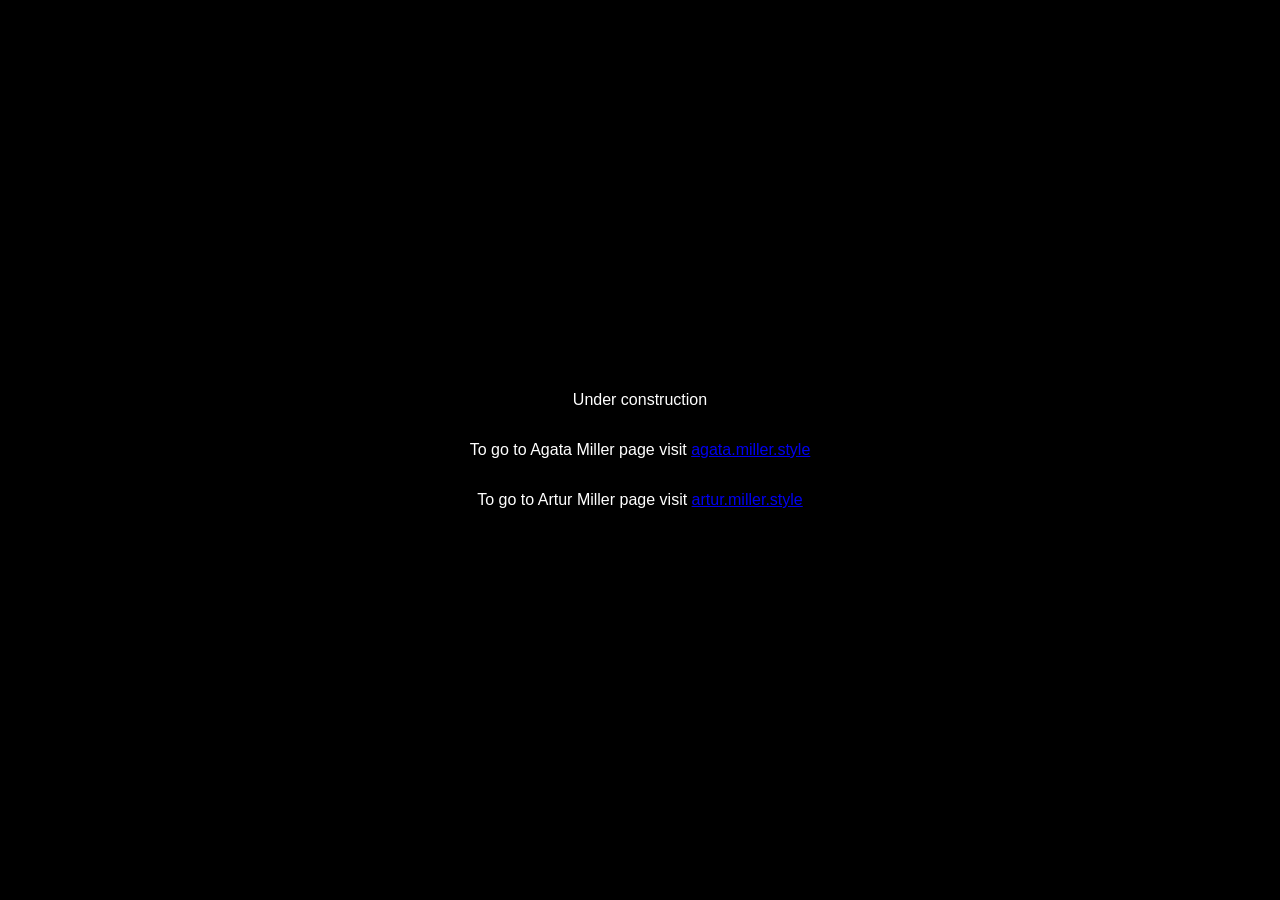
<file: docs/index.html>
<!doctype html>
<html>

<head>
    <title>Miller</title>

     <style>
        body {
            background-color: black;
            color: white;
            display: flex;
            flex-direction: column;
            justify-content: center;
            align-items: center;
            height: 100vh;
            margin: 0;
            font-family: Arial, sans-serif;
            text-align: center;
        }
    </style>

</head>

    <body>

        <p>Under construction</p>
        <p>To go to Agata Miller page visit <a href="https://agata.miller.style">agata.miller.style</a></p>
        <p>To go to Artur Miller page visit <a href="https://artur.miller.style">artur.miller.style</a></p>


    </body>
</html>
</file>
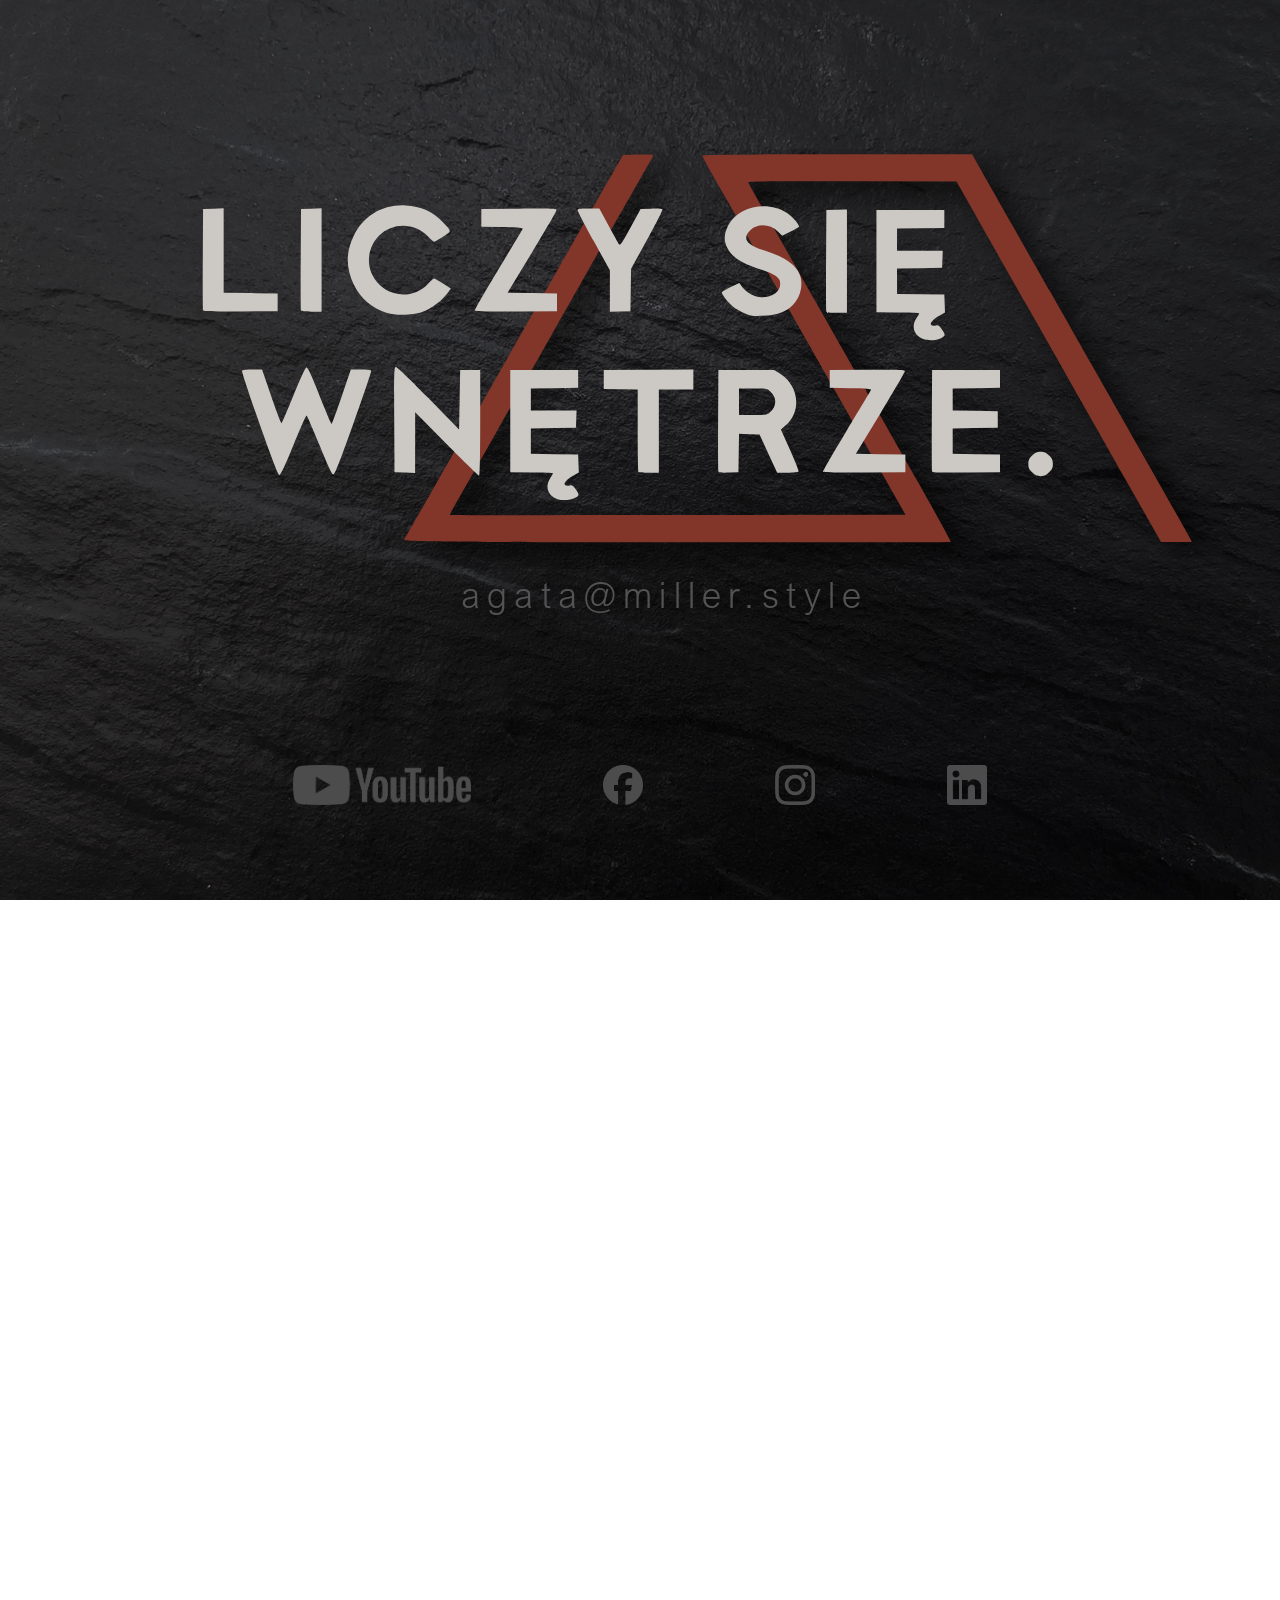
<file: docs/agata/index.html>
<!DOCTYPE html>
<html lang="en">
<head>
    <title>Agata Miller</title>
    <link rel="icon" href="../agata/static/graphics/icon.svg" type="image/x-icon">
    <meta charset="UTF-8">
    <meta name="viewport" content="width=device-width, initial-scale=1.0">
    <title>Page by Page Scroll</title>
    <link rel="stylesheet" href="static/styles.css">
    <link rel="stylesheet" href="static/fonts/fonts.css">

</head>
<body>
    <div class="section" id="section1">

        <div id="main_title_box">
            <div>
                <img id=main_logo src="static/graphics/logo.svg" alt="logo">
            </div>
            <p id="contact">agata@miller.style</p>
        </div>

        <div id="social-media">
            <div>
                <a href="https://www.youtube.com/channel/UCyKJdXOAMko9XpztircL2yA" target="_blank">
                    <img src="static/logos/yt.png" alt="YouTube">
                </a>
                <a href="https://www.facebook.com/akarczewska2" target="_blank">
                    <img src="static/logos/fb.png" alt="Facebook">
                </a>
                <a href="https://www.instagram.com/miller.lsw/" target="_blank">
                    <img src="static/logos/ig.png" alt="Instagram">
                </a>
                <a href="https://www.linkedin.com/in/agata-karczewska-4464aa242" target="_blank">
                    <img src="static/logos/In.png" alt="Instagram">
                </a>

            </div>
        </div>

    </div>
    <div class="section" id="section2">
        <object id="pdf" type="application/pdf" data="static/oferta_lsw_n.pdf" width="250" height="200">
                <p style="color: white">Wygląda na to, że Twoja przeglądarka nie obsługuje podglądu pdf. Nic straconego <a href="static/oferta_lsw_n.pdf">pobierz ofertę</a> aby ją zobaczyć.</p>
        </object>
    </div>
<!--    <div class="section" id="section3">Section 3</div>-->
<!--    <div class="section" id="section4">Section 4</div>-->

    <script src="static/script.js"></script>
</body>
</html>
</file>
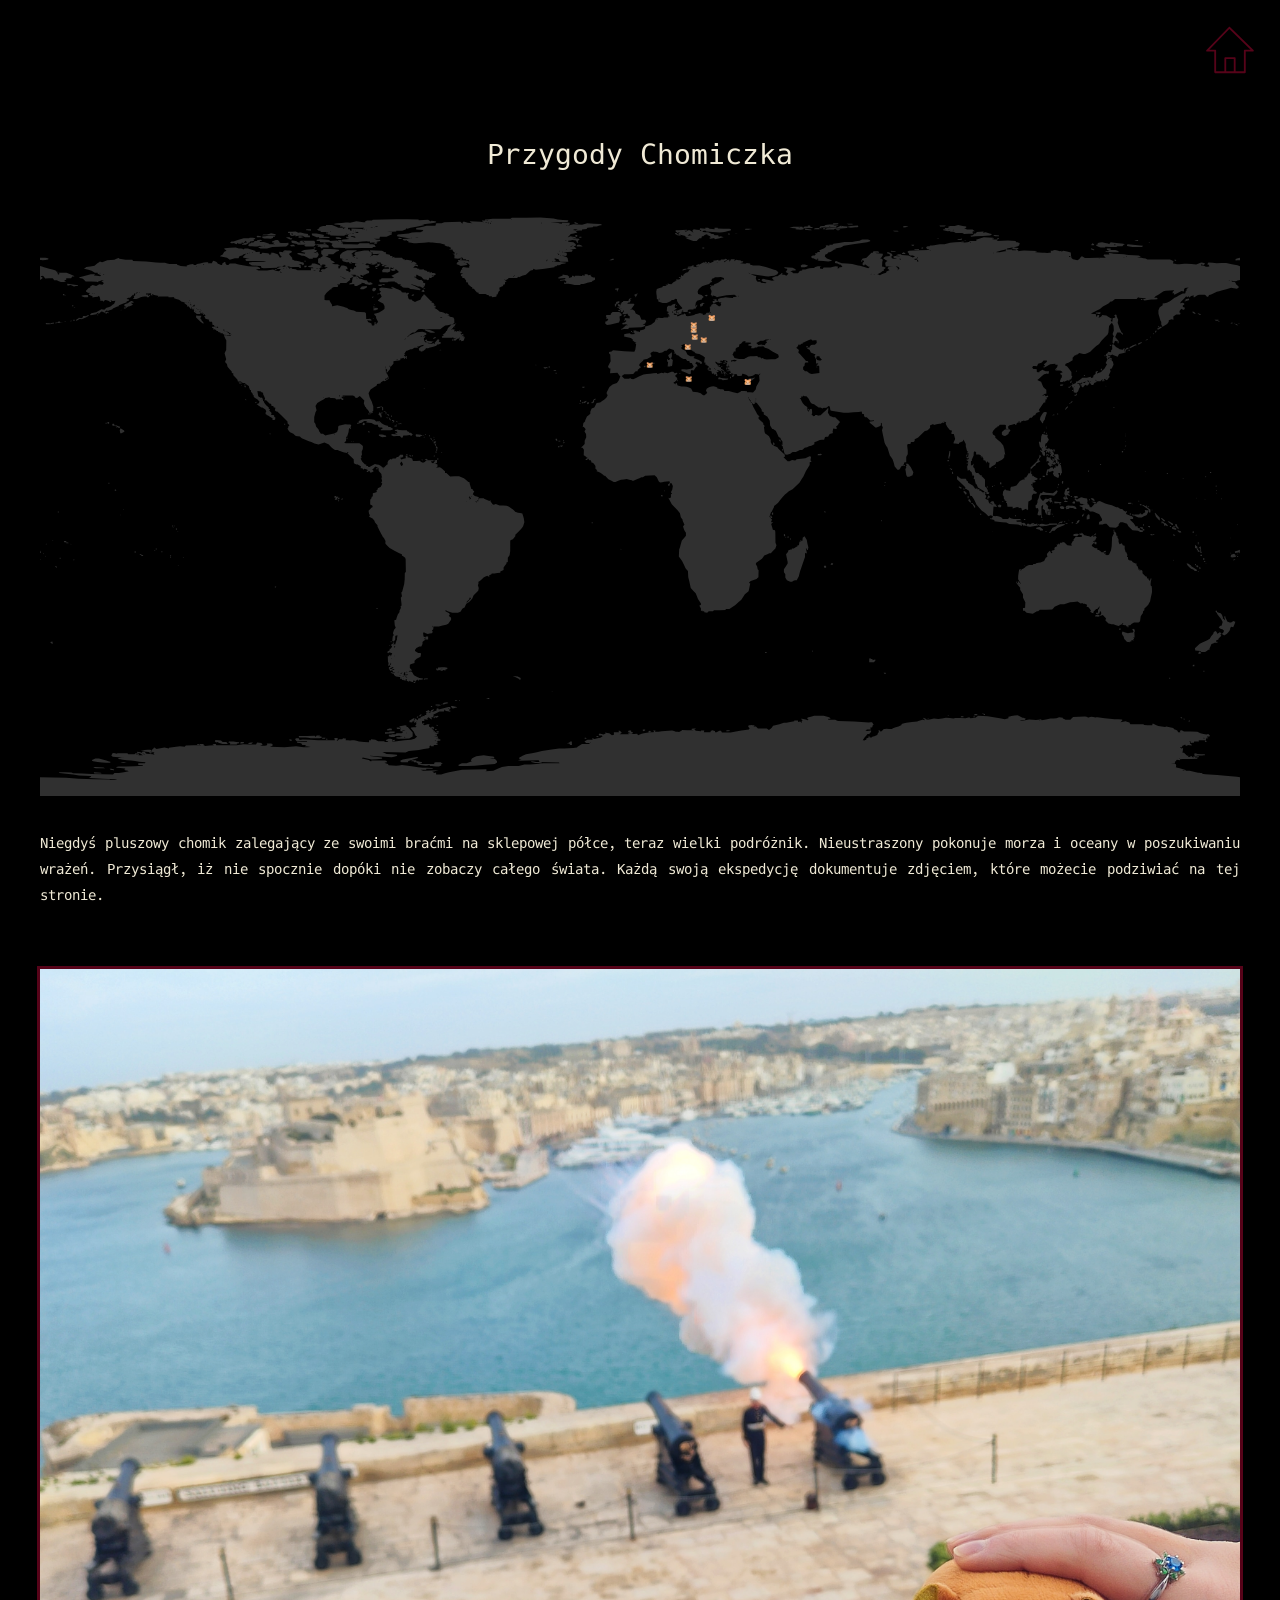
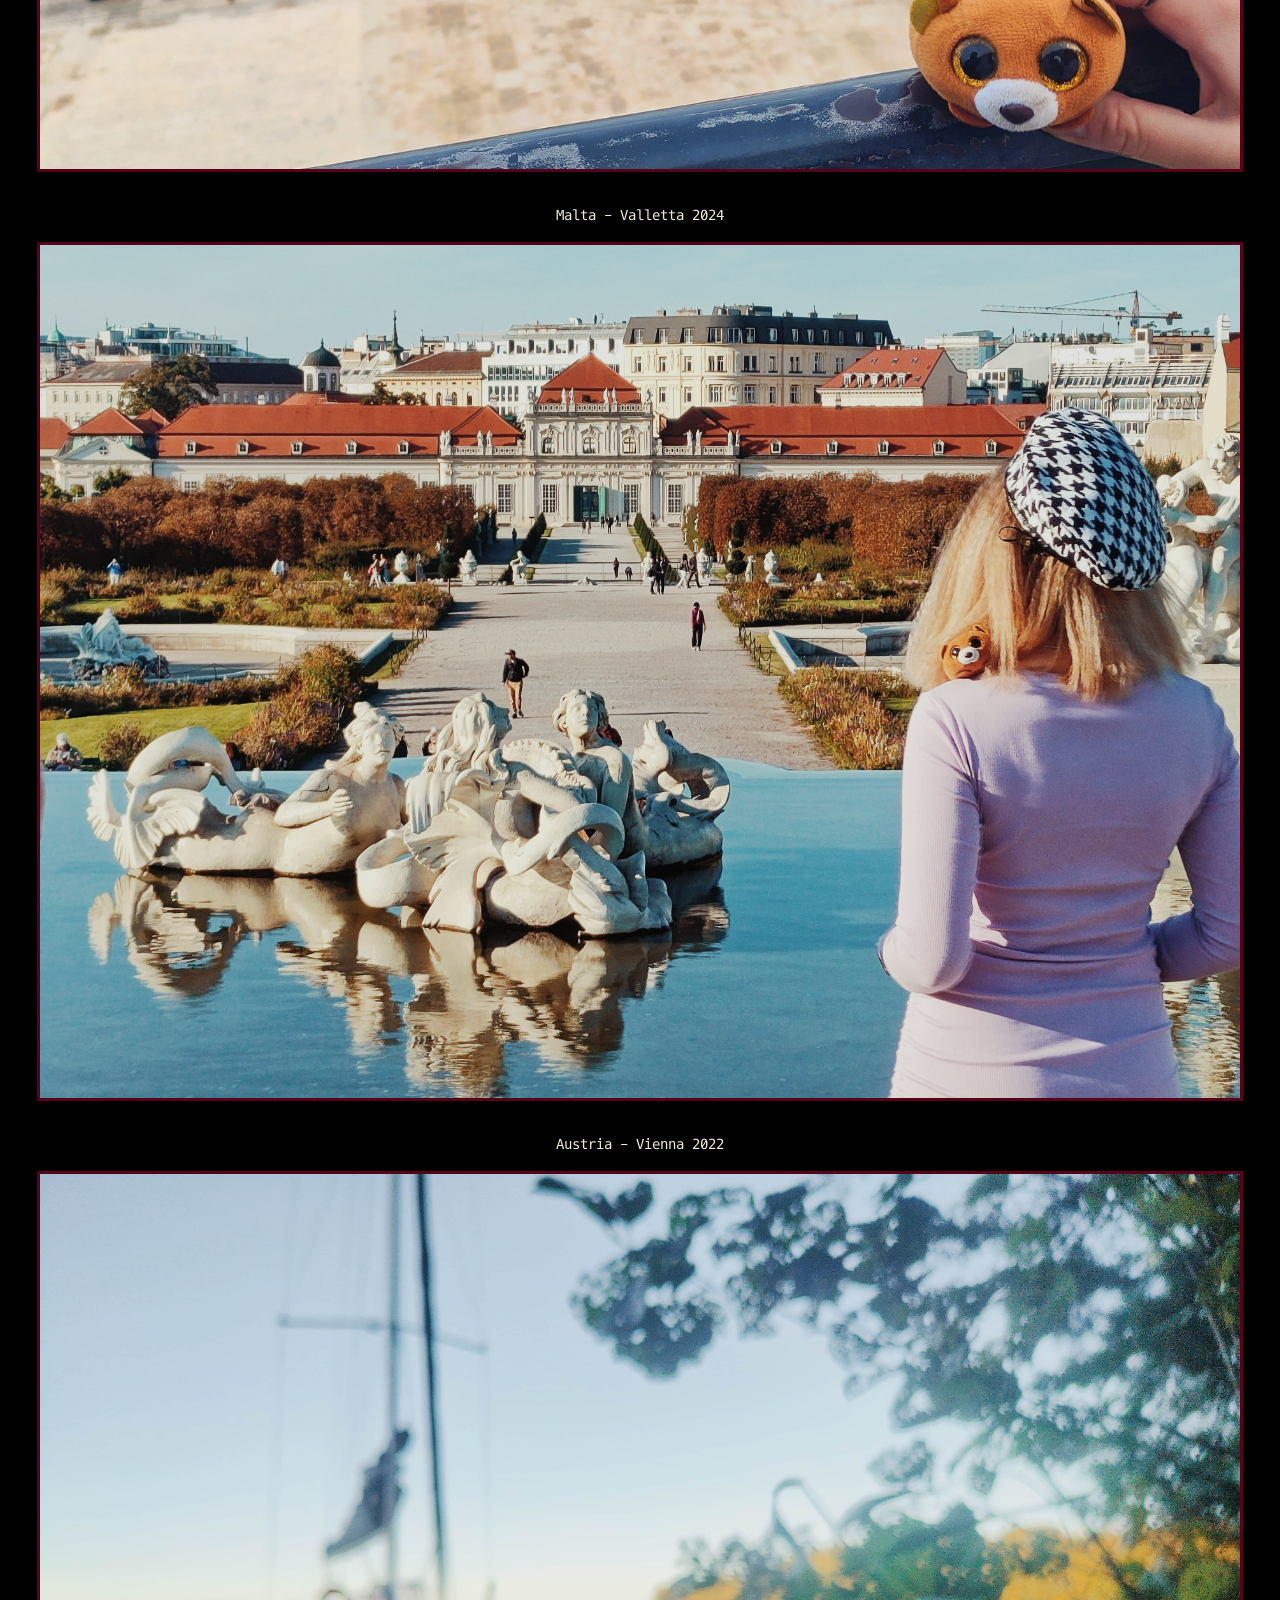
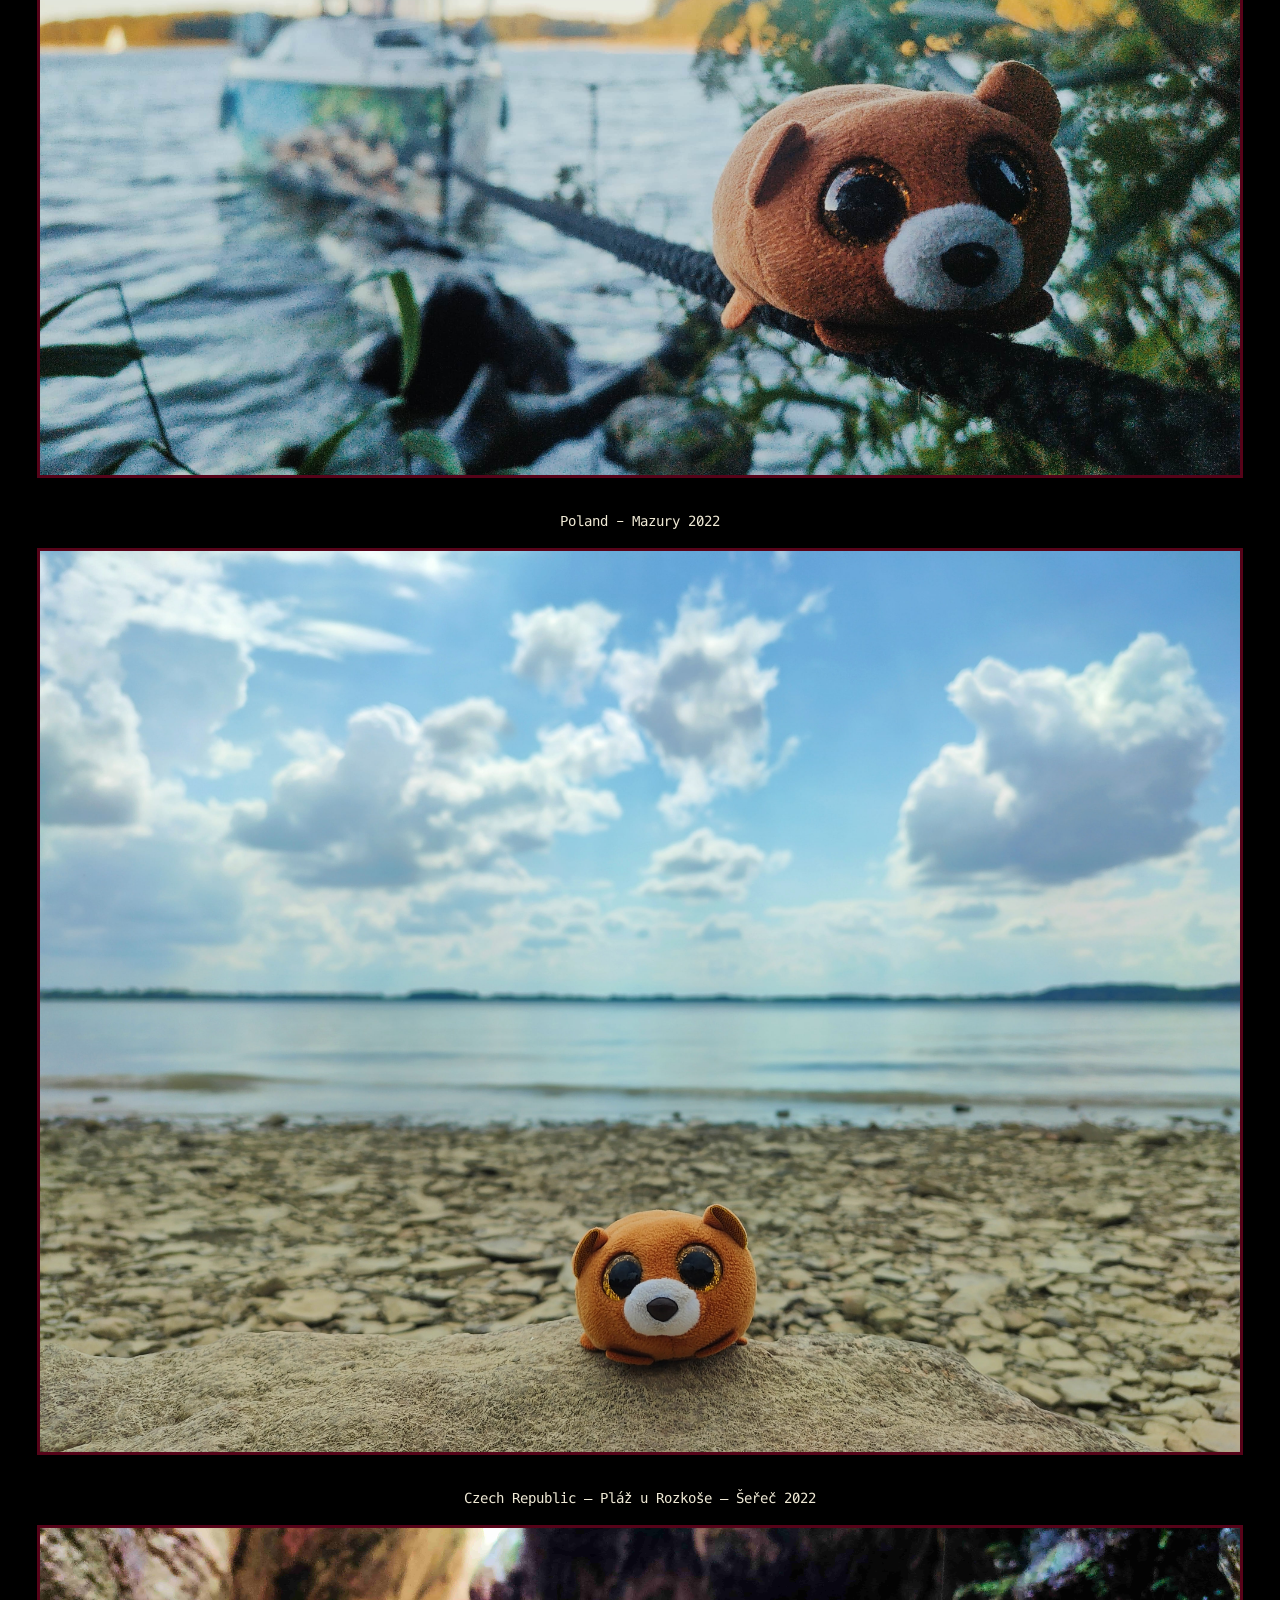
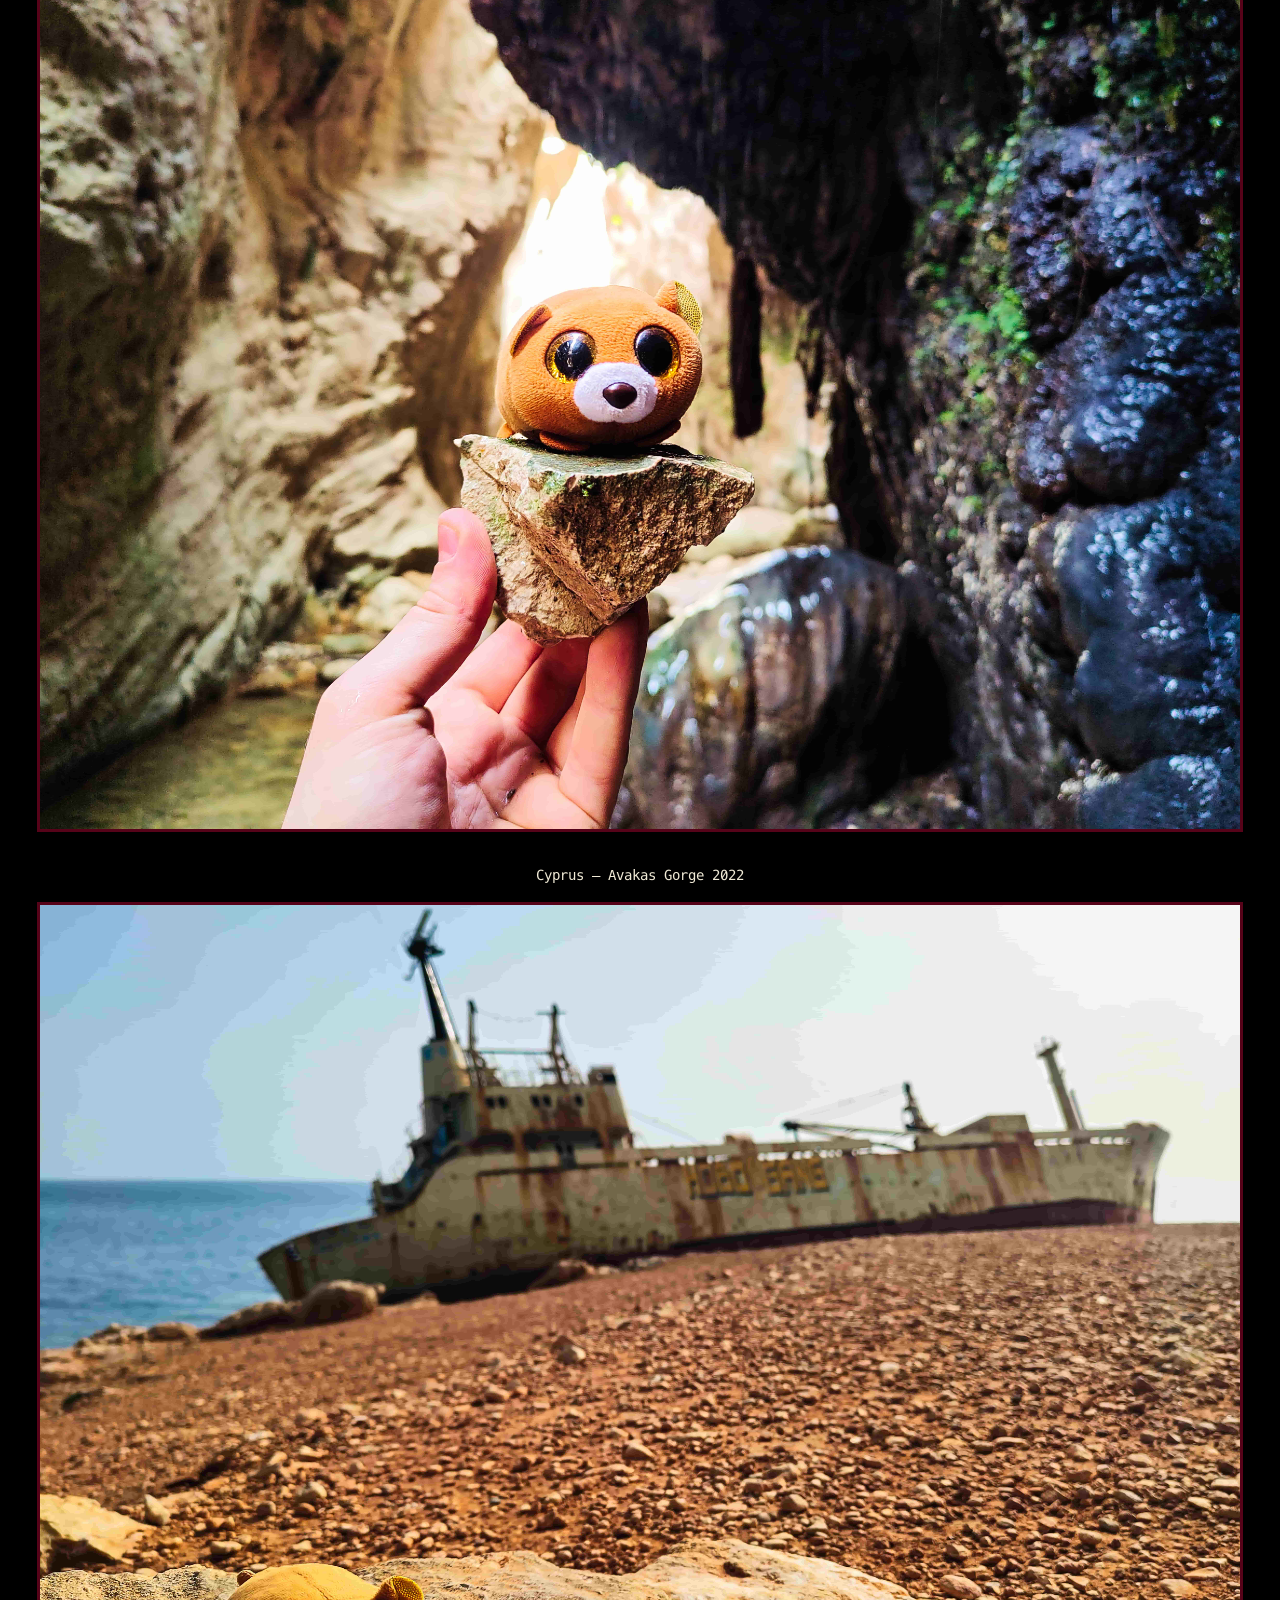
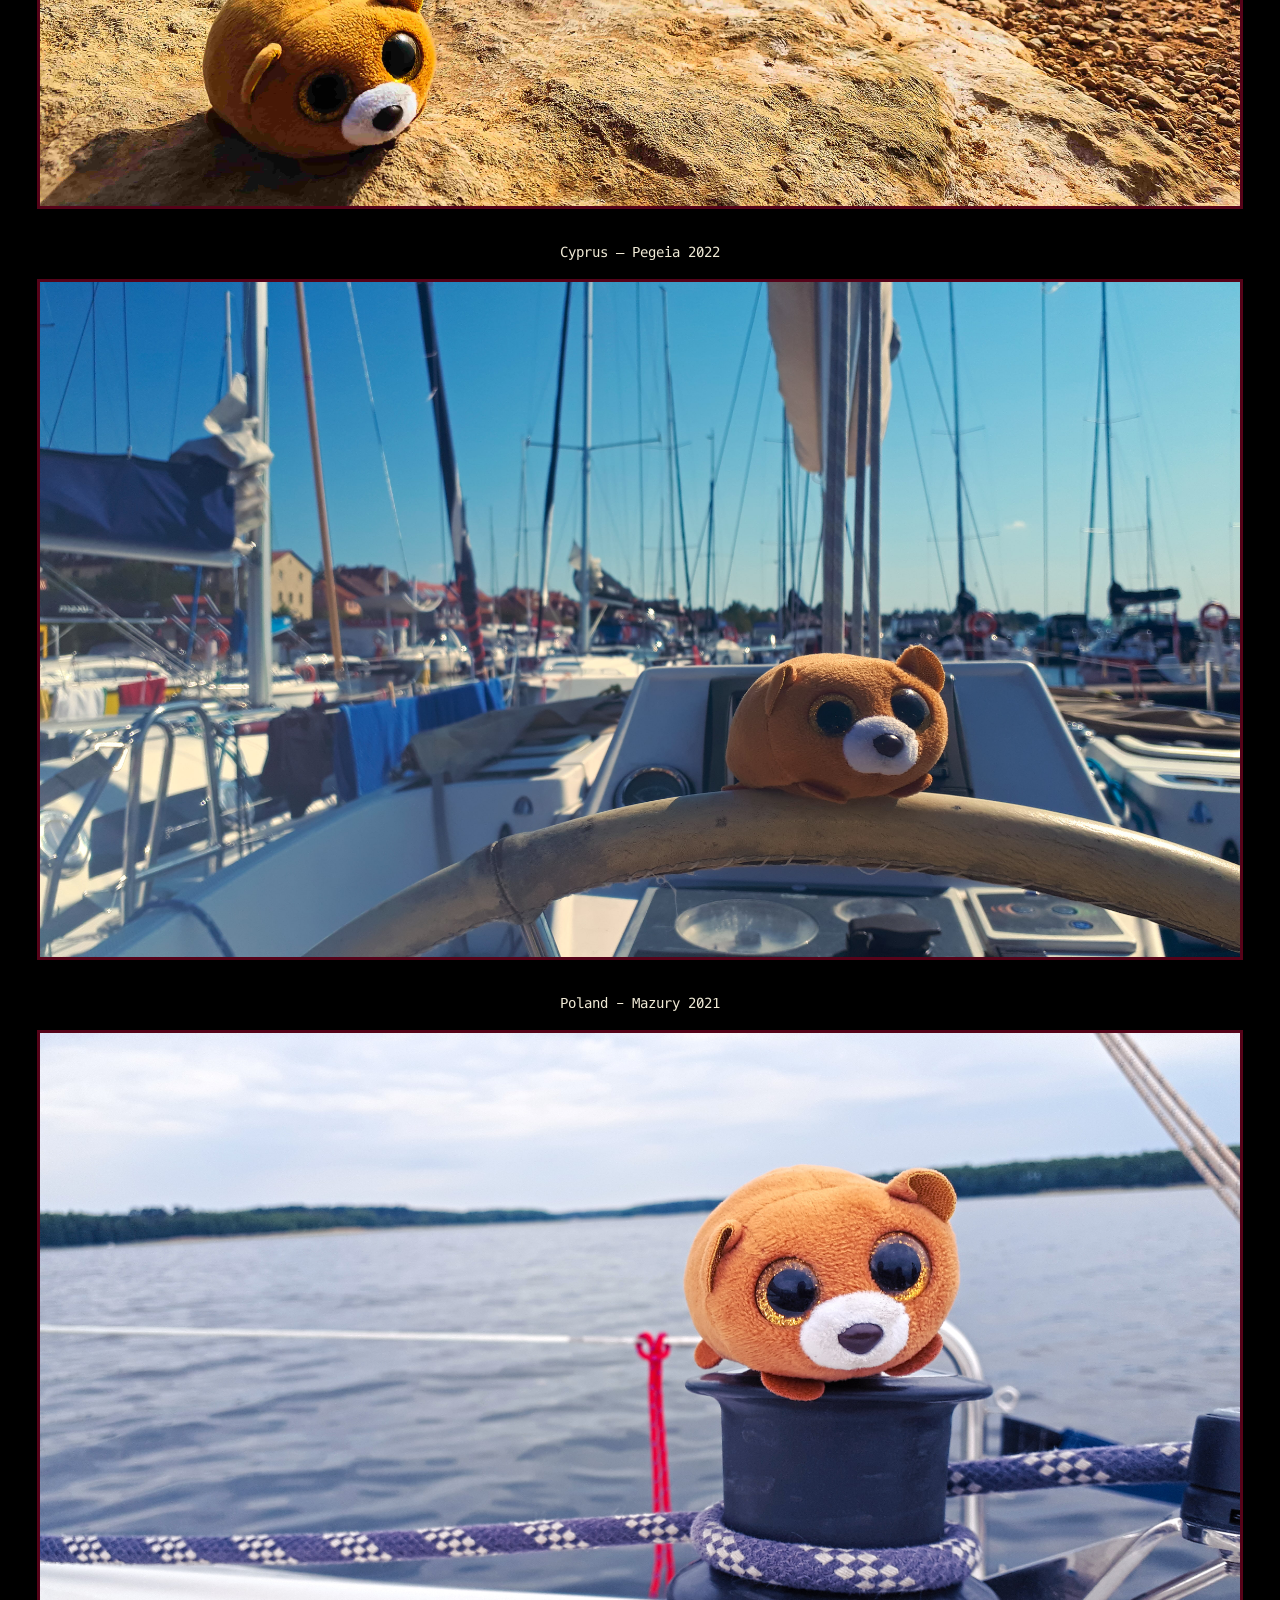
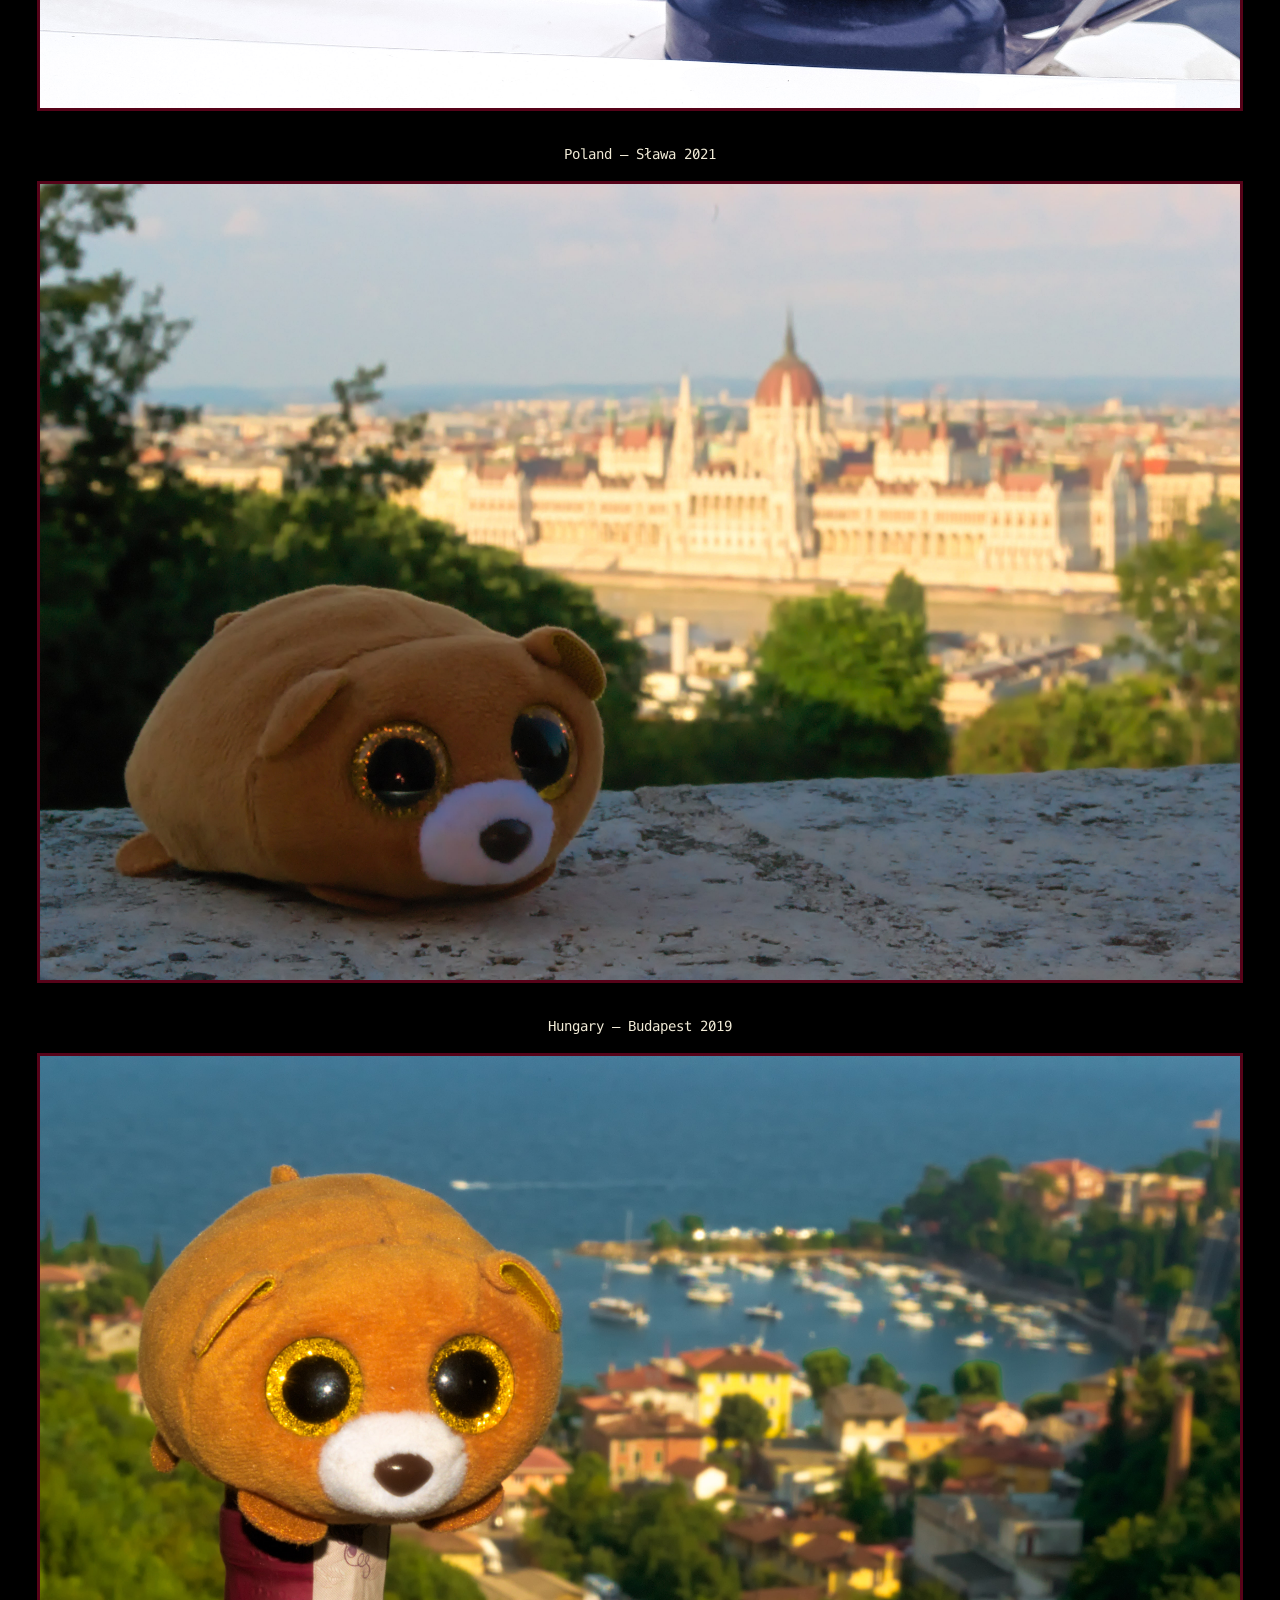
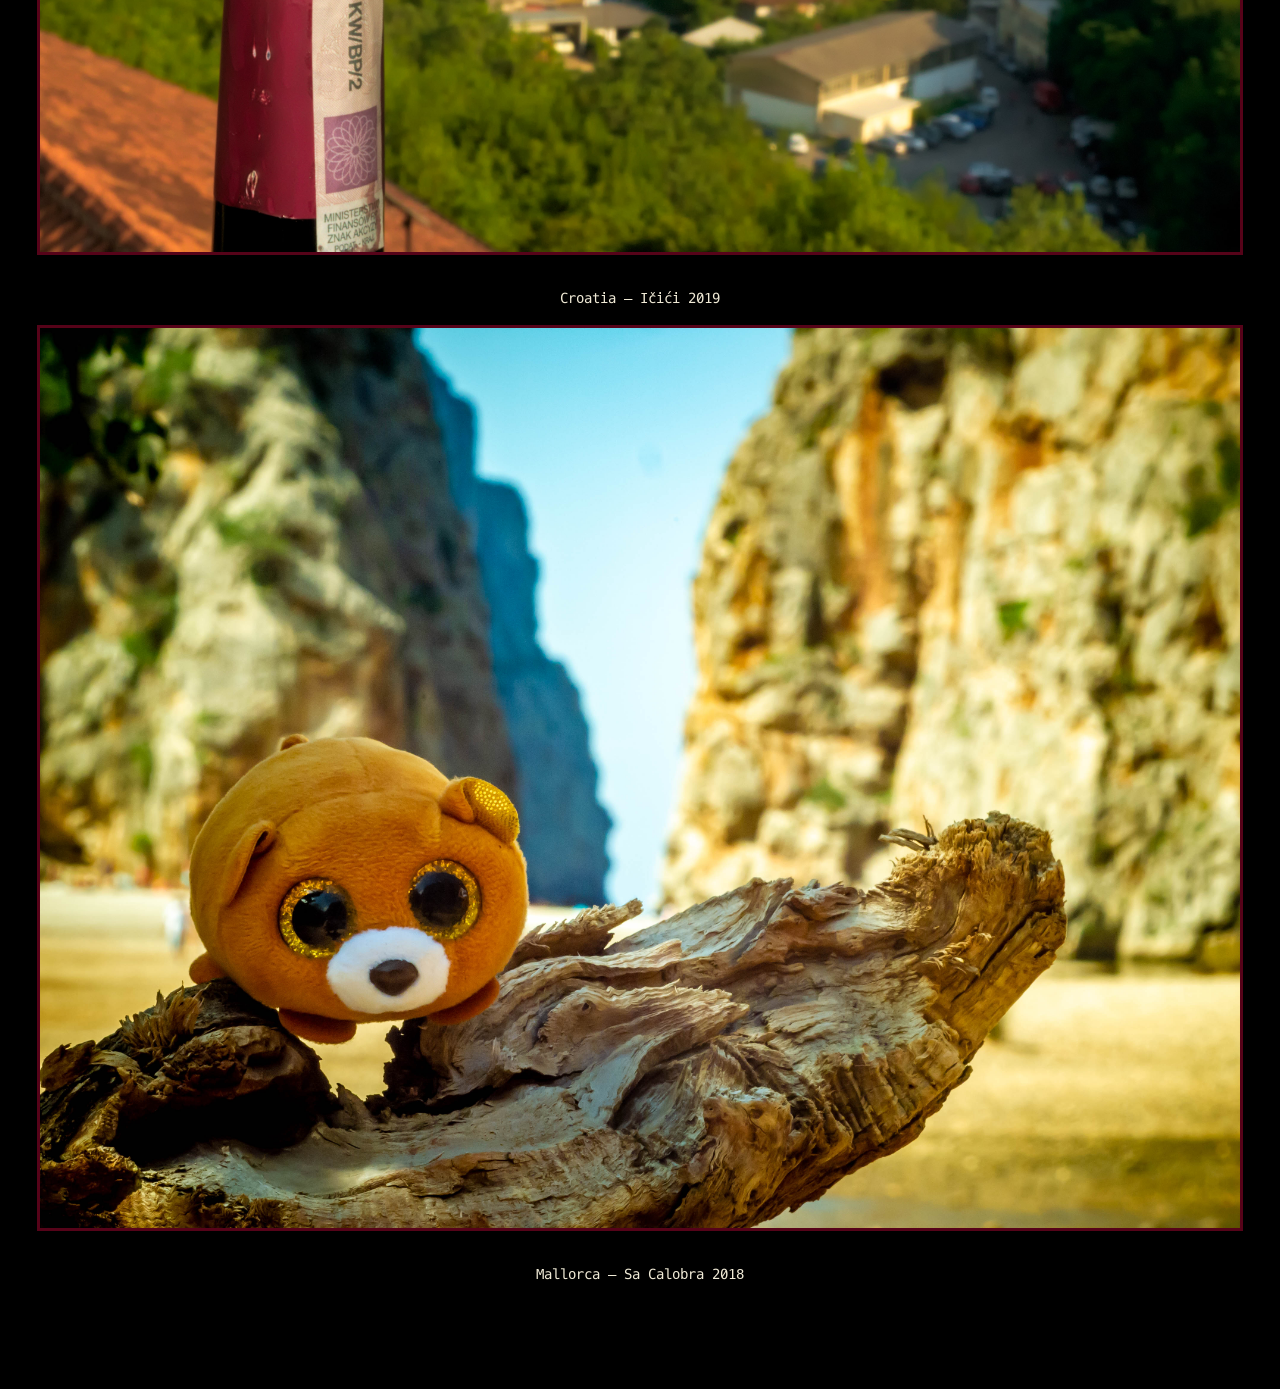
<file: static/chomik/chomik.html>
<!DOCTYPE html>
<html>
  <head>
    <title>Przygody Chomiczka</title>
    <link rel="icon" href="../graphics/icon.png" type="image/x-icon">
    <meta charset="UTF-8">
    <link rel="stylesheet" href="../styles/fonts.css">
    <link rel="stylesheet" href="../styles/transitions.css">
    <link rel="stylesheet" href="../styles/global.css">
    <link rel="stylesheet" href="chomik.css">
    <script type="text/javascript" src="../scripts/global.js"></script>


  </head>
  <body id="chomik_body">
    <audio id="hover" src="../sounds/hover.wav"></audio>
    <audio id="click" src="../sounds/click.wav"></audio>

    <div class="transition transition-1 is-active"></div>
    <div id="home"><img src="../graphics/home.svg" onmouseenter="handleHover()" onmousedown='clickWaitGo(event, "/")'></div>

    <div id="chomik_content">
        <p style="font-size: 28px;">Przygody Chomiczka</p>

        <div id="map_container" style="position: relative; width: 100%;">
            <img src="graphics/world.svg" style="width: 100%; height: auto; border: 0 solid black;">
        </div>


        <p>Niegdyś pluszowy chomik zalegający ze swoimi braćmi na sklepowej półce, teraz wielki podróżnik. Nieustraszony
        pokonuje morza i oceany w poszukiwaniu wrażeń. Przysiągł, iż nie spocznie dopóki nie zobaczy całego świata.
            Każdą swoją ekspedycję dokumentuje zdjęciem, które możecie podziwiać na tej stronie.</p>
        <p></p>

        <div class="chomik" data-lat="35.89478307002257" data-lng="14.512282111413962" data-name="malta">
            <img src="graphics/malta_light.jpg" loading="lazy">
            <p>Malta - Valletta 2024</p>
        </div>

        <div class="chomik" data-lat="48.19317435396862" data-lng="16.380583572159086" data-name="austria">
            <img src="graphics/austria_light.jpg" loading="lazy">
            <p>Austria - Vienna 2022</p>
        </div>

        <div class="chomik" data-lat="53.892147877" data-lng="21.479532846" data-name="poland3">
            <img src="graphics/poland3_light.jpg" loading="lazy">
            <p>Poland - Mazury 2022</p>
        </div>

        <div class="chomik" data-lat="50.38645318709299" data-lng="16.081679025867807" data-name="czech_republic">
            <img src="graphics/czech_republic_light.jpg" loading="lazy">
            <p>Czech Republic – Pláž u Rozkoše – Šeřeč 2022</p>
        </div>

        <div class="chomik" data-lat="34.92612010038234" data-lng="32.34799824232903" data-name="cyprus2">
            <img src="graphics/cyprus2_light.jpg" loading="lazy">
            <p>Cyprus – Avakas Gorge 2022</p>
        </div>

        <div class="chomik" data-lat="34.87370919179218" data-lng="32.34099497211328" data-name="cyprus1">
            <img src="graphics/cyprus1_light.jpg" loading="lazy">
            <p>Cyprus – Pegeia 2022</p>
        </div>

        <div class="chomik" data-lat="53.799184750" data-lng="21.5724125636" data-name="poland2">
            <img src="graphics/poland2_light.jpg" loading="lazy">
            <p>Poland - Mazury 2021</p>
        </div>

        <div class="chomik" data-lat="51.885074150" data-lng="16.0283627907" data-name="poland1">
            <img src="graphics/poland1_light.jpg" loading="lazy">
            <p>Poland – Sława 2021</p>
        </div>

        <div class="chomik" data-lat="47.50262130667" data-lng="19.034549224514" data-name="hungary">
            <img src="graphics/hungary_light.jpg" loading="lazy">
            <p>Hungary – Budapest 2019</p>
        </div>

        <div class="chomik" data-lat="45.31013839914581" data-lng="14.279666630943375" data-name="croatia">
            <img src="graphics/croatia_light.jpg" loading="lazy">
            <p>Croatia – Ičići 2019</p>
        </div>

        <div class="chomik" data-lat="39.85177601077151" data-lng="2.806312344283777" data-name="mallorca">
            <img src="graphics/mallorca_light.jpg" loading="lazy">
            <p>Mallorca – Sa Calobra 2018</p>
        </div>

        <p></p><p></p>
    </div>


    <script>
    document.addEventListener('DOMContentLoaded', function() {
        const mapContainer = document.getElementById('map_container');
        const chomiks = document.querySelectorAll('.chomik');

        chomiks.forEach((chomik, index) => {
            // Assuming your map is globally stretched from lat 90 to -90 and lng -180 to 180
            const lat = parseFloat(chomik.getAttribute('data-lat'));
            const lng = parseFloat(chomik.getAttribute('data-lng'));
            const name = chomik.getAttribute('data-name') || 'Unknown location';

            const topPercent = (90 - lat) / 180 * 100;
            const leftPercent = (180 + lng) / 360 * 100;

            const marker = document.createElement('div');
            marker.className = 'marker';
            marker.dataset.name = name;
            marker.style.position = 'absolute';
            marker.style.top = `${topPercent}%`;
            marker.style.left = `${leftPercent}%`;
            marker.innerHTML = '🐹';
            marker.title = name;

            marker.addEventListener('mouseenter', () => {
                handleHover();
            });

            marker.addEventListener('click', () => {
                handleClick();
                chomik.scrollIntoView({ behavior: 'smooth', block: 'start' });
            });

            mapContainer.appendChild(marker);
        });
    });
    </script>


  <script type="text/javascript" src="../scripts/transition.js"></script>
  </body>

</html>
</file>
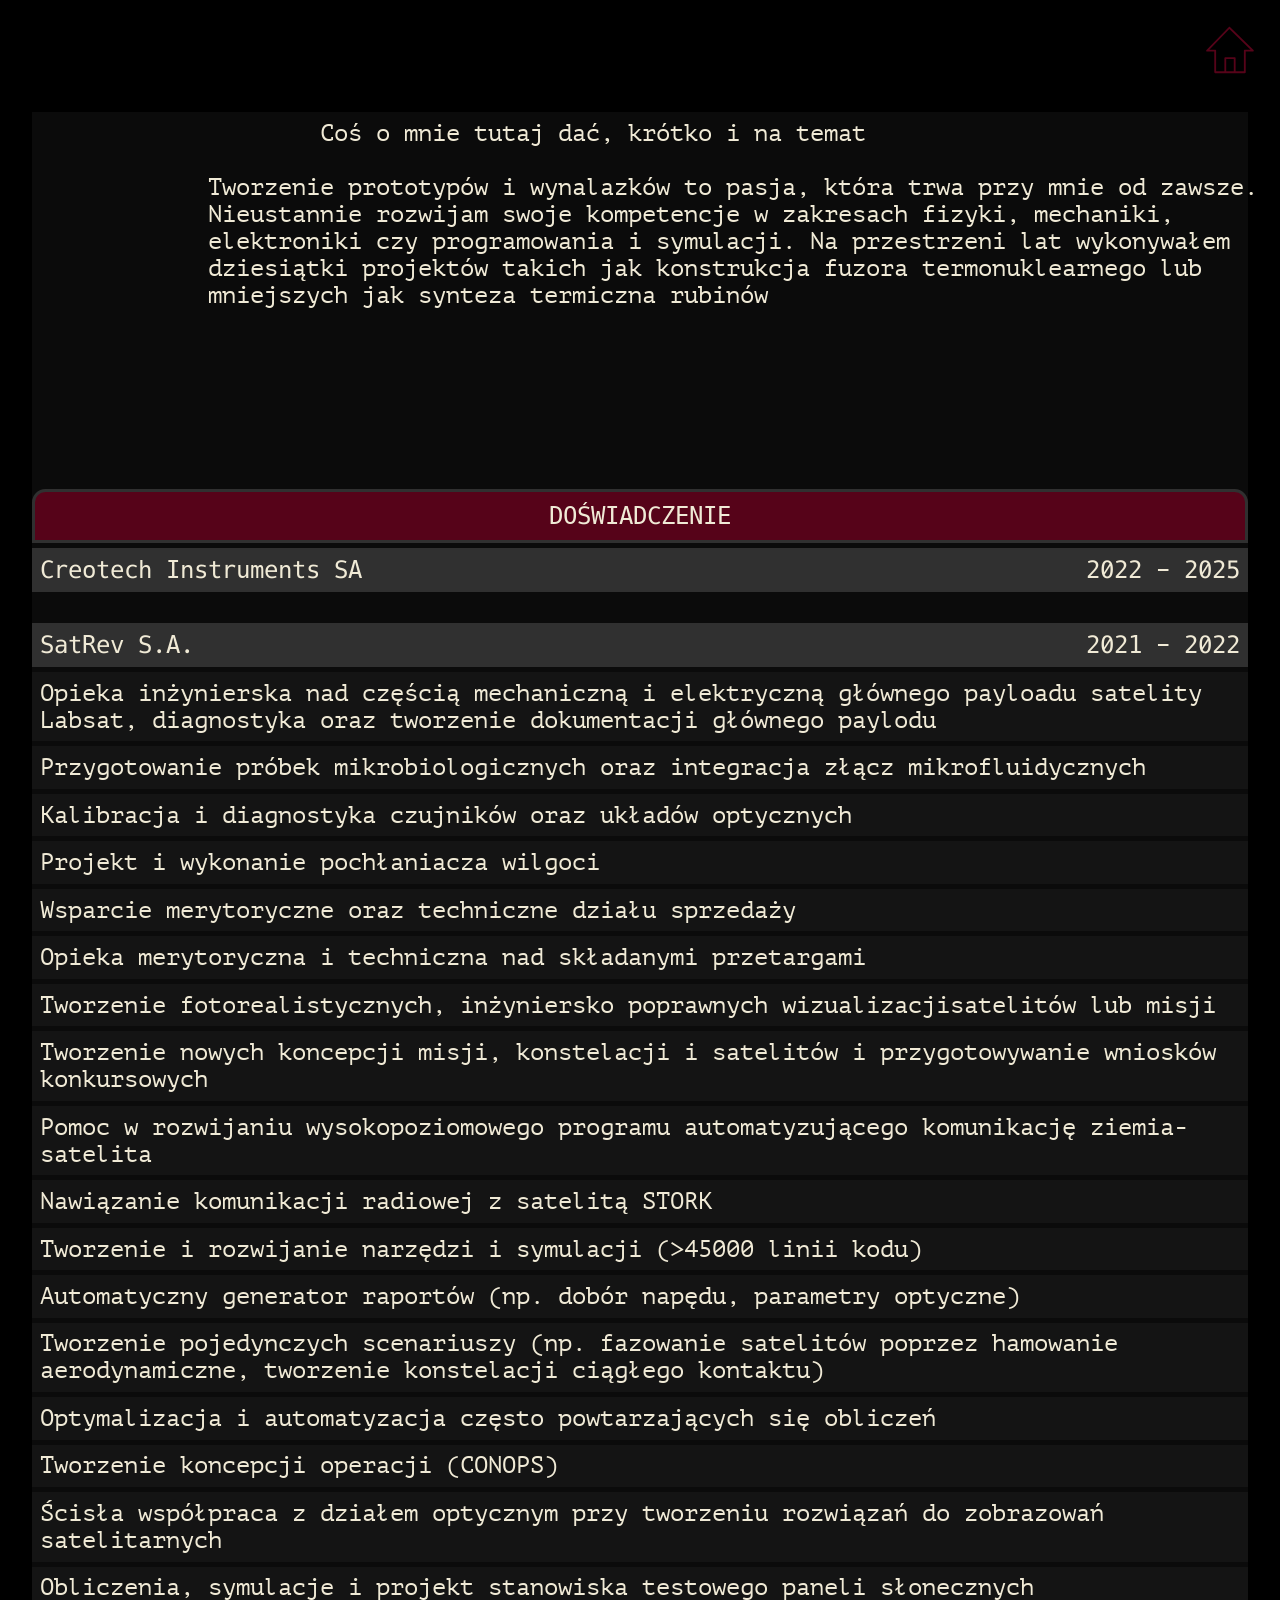
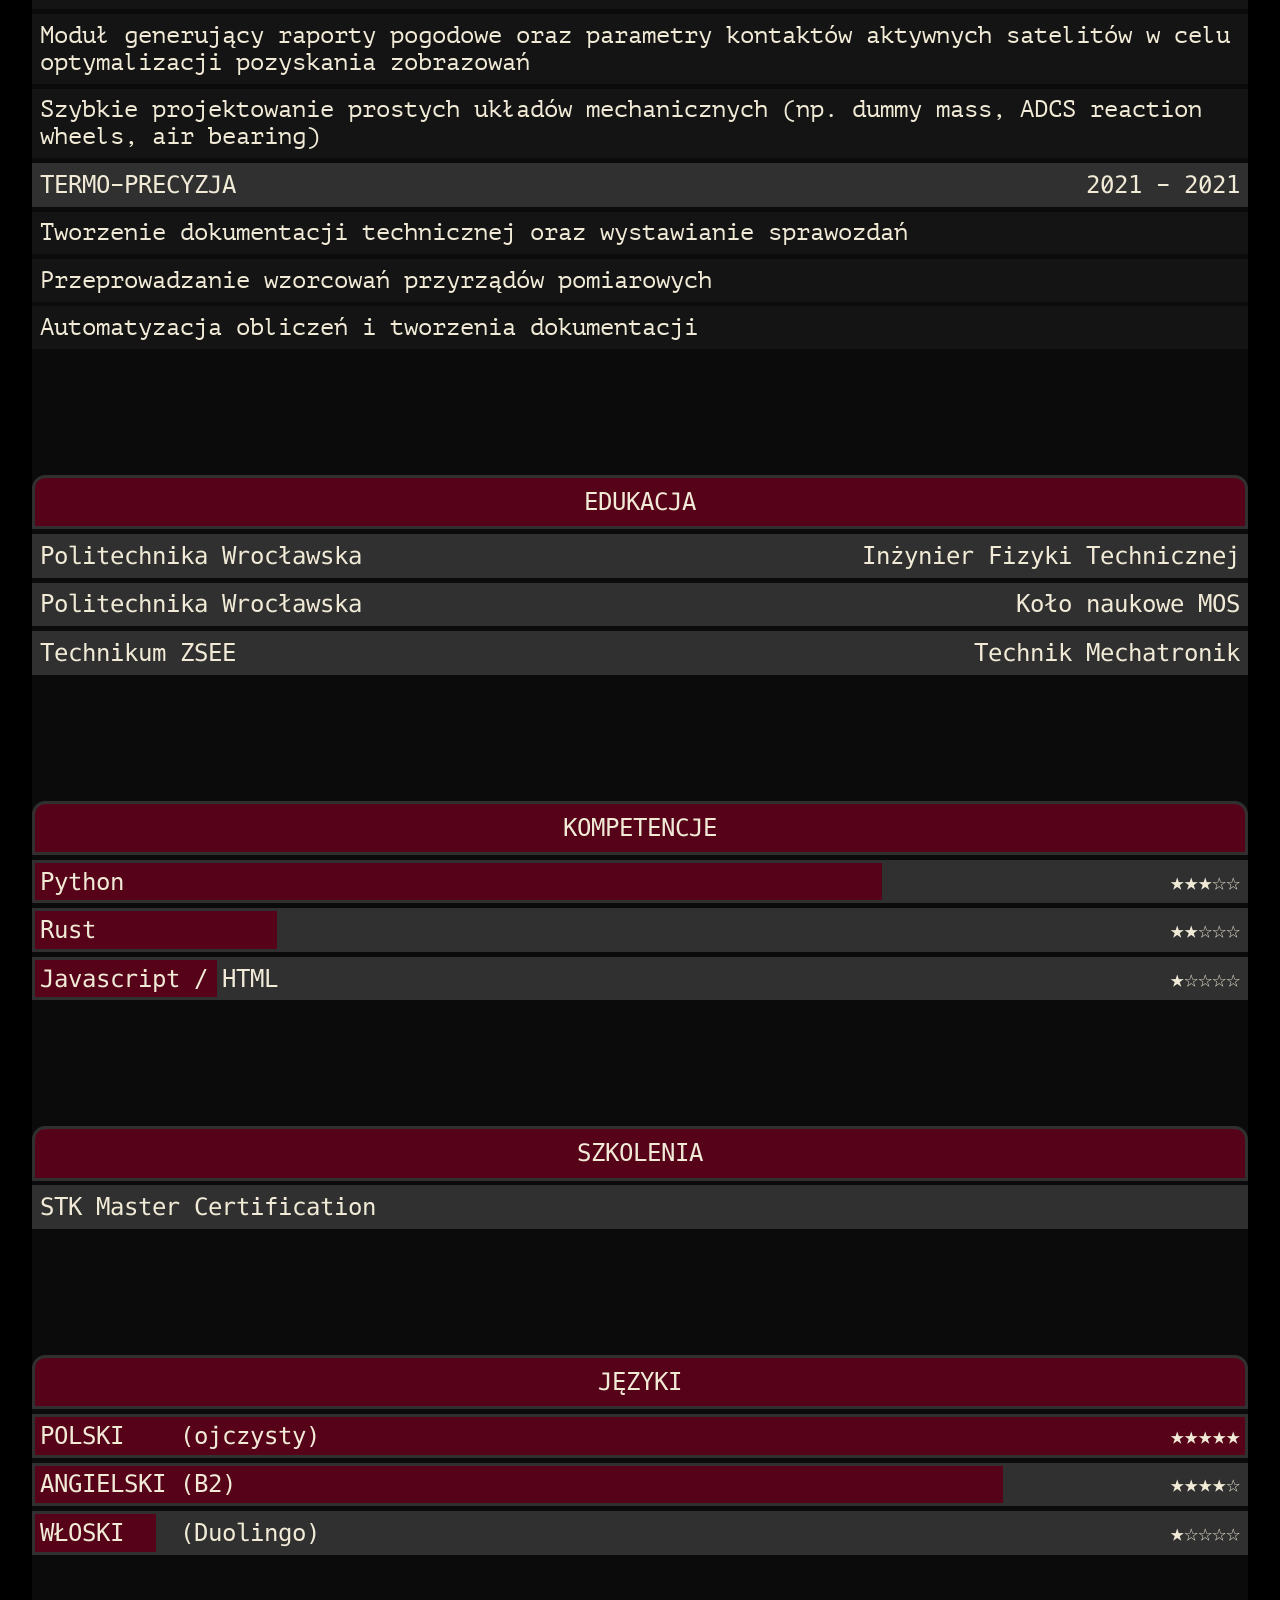
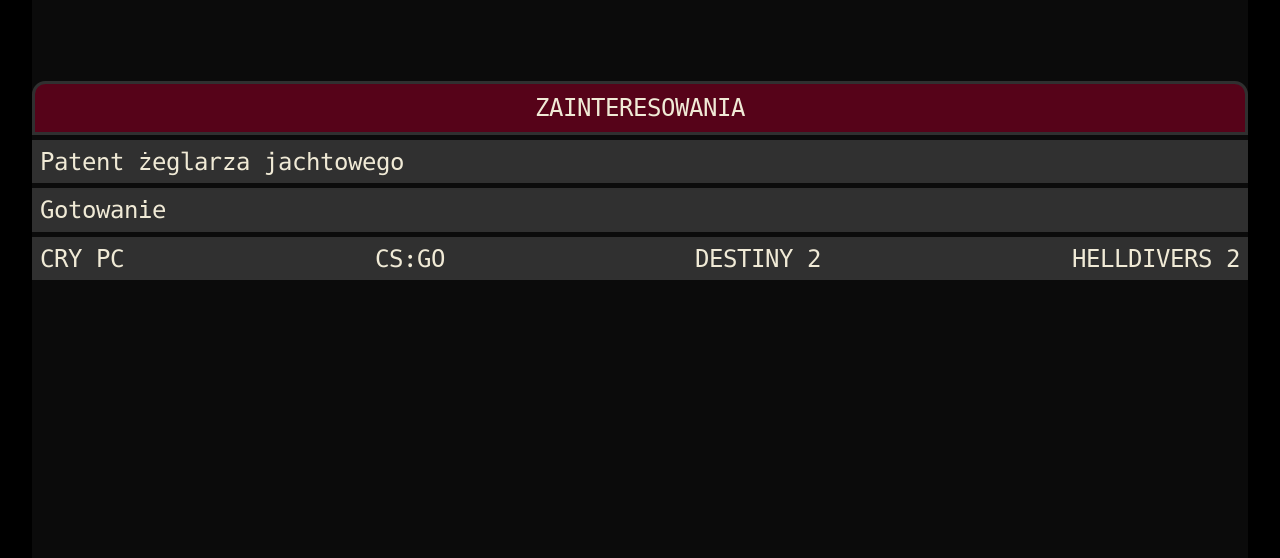
<file: static/cv/cv.html>
<!DOCTYPE html>
    <html>
      <head>
        <title>CV</title>
        <link rel="icon" href="../graphics/icon.png" type="image/x-icon">
        <meta charset="UTF-8">
        <link rel="stylesheet" href="../styles/fonts.css">
        <link rel="stylesheet" href="../styles/transitions.css">
        <link rel="stylesheet" href="../styles/global.css">
        <link rel="stylesheet" href="cv.css">
        <script type="text/javascript" src="../scripts/global.js"></script>
      </head>
      <body id="cv_body">
      
        <audio id="hover" src="../sounds/hover.wav"></audio>
        <audio id="click" src="../sounds/click.wav"></audio>
        
        <div class="transition transition-1 is-active">
        </div>
        
        <div id="home"><img src="../graphics/home.svg" 
        onmouseenter="handleHover()" onmousedown='clickWaitGo(event, "/")'>
        </div>

        
        <div id="cv_content">
                <pre>
                    Coś o mnie tutaj dać, krótko i na temat

            Tworzenie prototypów i wynalazków to pasja, która trwa przy mnie od zawsze.
            Nieustannie rozwijam swoje kompetencje w zakresach fizyki, mechaniki,
            elektroniki czy programowania i symulacji. Na przestrzeni lat wykonywałem
            dziesiątki projektów takich jak konstrukcja fuzora termonuklearnego lub
            mniejszych jak synteza termiczna rubinów

                </pre>

                <div class="cv_block_header cv_item">DOŚWIADCZENIE</div>
                <div class="cv_block cv_item">
                    <div>Creotech Instruments SA</div>
                    <div>2022 - 2025</div>
                </div>
                <pre>
            </pre>
                <div class="cv_block cv_item">
                    <div>SatRev S.A.</div>
                    <div>2021 - 2022</div>
                </div>
                <div class="cv_position cv_item">Opieka inżynierska nad częścią mechaniczną i elektryczną głównego payloadu satelity Labsat, diagnostyka oraz tworzenie dokumentacji
            głównego paylodu</div>
                <div class="cv_position cv_item">Przygotowanie próbek mikrobiologicznych oraz integracja złącz mikrofluidycznych</div>
                <div class="cv_position cv_item">Kalibracja i diagnostyka czujników oraz układów optycznych</div>
                <div class="cv_position cv_item">Projekt i wykonanie pochłaniacza wilgoci</div>
                <div class="cv_position cv_item">Wsparcie merytoryczne oraz techniczne działu sprzedaży</div>
                <div class="cv_position cv_item">Opieka merytoryczna i techniczna nad składanymi przetargami</div>
                <div class="cv_position cv_item">Tworzenie fotorealistycznych, inżyniersko poprawnych wizualizacjisatelitów lub misji</div>
                <div class="cv_position cv_item">Tworzenie nowych koncepcji misji, konstelacji i satelitów i przygotowywanie wniosków konkursowych</div>
                <div class="cv_position cv_item">Pomoc w rozwijaniu wysokopoziomowego programu automatyzującego komunikację ziemia-satelita</div>
                <div class="cv_position cv_item">Nawiązanie komunikacji radiowej z satelitą STORK</div>
                <div class="cv_position cv_item">Tworzenie i rozwijanie narzędzi i symulacji (>45000 linii kodu)</div>
                <div class="cv_position cv_item">Automatyczny generator raportów (np. dobór napędu, parametry optyczne)</div>
                <div class="cv_position cv_item">Tworzenie pojedynczych scenariuszy (np. fazowanie satelitów poprzez hamowanie aerodynamiczne, tworzenie konstelacji ciągłego kontaktu)</div>
                <div class="cv_position cv_item">Optymalizacja i automatyzacja często powtarzających się obliczeń</div>
                <div class="cv_position cv_item">Tworzenie koncepcji operacji (CONOPS)</div>
                <div class="cv_position cv_item">Ścisła współpraca z działem optycznym przy tworzeniu rozwiązań do zobrazowań satelitarnych</div>
                <div class="cv_position cv_item">Obliczenia, symulacje i projekt stanowiska testowego paneli słonecznych</div>
                <div class="cv_position cv_item">Moduł generujący raporty pogodowe oraz parametry kontaktów aktywnych satelitów w celu optymalizacji pozyskania zobrazowań</div>
                <div class="cv_position cv_item">Szybkie projektowanie prostych układów mechanicznych (np. dummy mass, ADCS reaction wheels, air bearing)</div>

                <div class="cv_block cv_item">
                    <div>TERMO-PRECYZJA</div>
                    <div>2021 - 2021</div>
                </div>
                <div class="cv_position cv_item">Tworzenie dokumentacji technicznej oraz wystawianie sprawozdań</div>
                <div class="cv_position cv_item">Przeprowadzanie wzorcowań przyrządów pomiarowych</div>
                <div class="cv_position cv_item">Automatyzacja obliczeń i tworzenia dokumentacji</div>

                <pre></pre>
                <div class="cv_block_header cv_item">EDUKACJA</div>
                <div class="cv_block cv_item">
                    <div>Politechnika Wrocławska</div
                    ><div>Inżynier Fizyki Technicznej</div>
                </div>
                <div class="cv_block cv_item">
                    <div>Politechnika Wrocławska</div>
                    <div>Koło naukowe MOS</div>
                </div>
                <div class="cv_block cv_item">
                    <div>Technikum ZSEE</div>
                    <div>Technik Mechatronik</div>
                </div>

                <div class="cv_block_header cv_item">KOMPETENCJE</div>
                <div class="cv_block cv_item">
                    <div class="cv_precentage" style="width:70%;"></div>
                    <div>Python</div>
                    <div>★★★☆☆</div>
                </div>
                <div class="cv_block cv_item">
                    <div class="cv_precentage" style="width:20%;"></div>
                    <div>Rust</div>
                    <div>★★☆☆☆</div>
                </div>
                <div class="cv_block cv_item">
                    <div class="cv_precentage" style="width:15%;"></div>
                    <div>Javascript / HTML</div>
                    <div>★☆☆☆☆</div>
                </div>

                <div class="cv_block_header cv_item">SZKOLENIA</div>
                <div class="cv_block cv_item">STK Master Certification</div>

                <div class="cv_block_header cv_item">JĘZYKI</div>
                <div class="cv_block cv_item">
                    <div class="cv_precentage" style="width:100%;"></div>
                    <div>POLSKI&nbsp;&nbsp;&nbsp; (ojczysty)</div>
                    <div>★★★★★</div>
                </div>
                <div class="cv_block cv_item">
                    <div class="cv_precentage" style="width:80%;"></div>
                    <div>ANGIELSKI (B2)</div>
                    <div>★★★★☆</div>
                </div>
                <div class="cv_block cv_item">
                    <div class="cv_precentage" style="width:10%;"></div>
                    <div>WŁOSKI&nbsp;&nbsp;&nbsp; (Duolingo)</div>
                    <div>★☆☆☆☆</div>
                </div>

                <div class="cv_block_header cv_item">ZAINTERESOWANIA</div>
                <div class="cv_block cv_item">Patent żeglarza jachtowego</div>
                <div class="cv_block cv_item">Gotowanie</div>
                <div class="cv_block cv_item">
                    <div>CRY PC</div>
                    <div>CS:GO</div>
                    <div>DESTINY 2</div>
                    <div>HELLDIVERS 2</div>
                </div>


    <div style="height: 30vh;"></div>
    </div>

      <script type="text/javascript" src="cv.js"></script>
      <script type="text/javascript" src="../scripts/transition.js"></script>
      </body>

    </html>
</file>
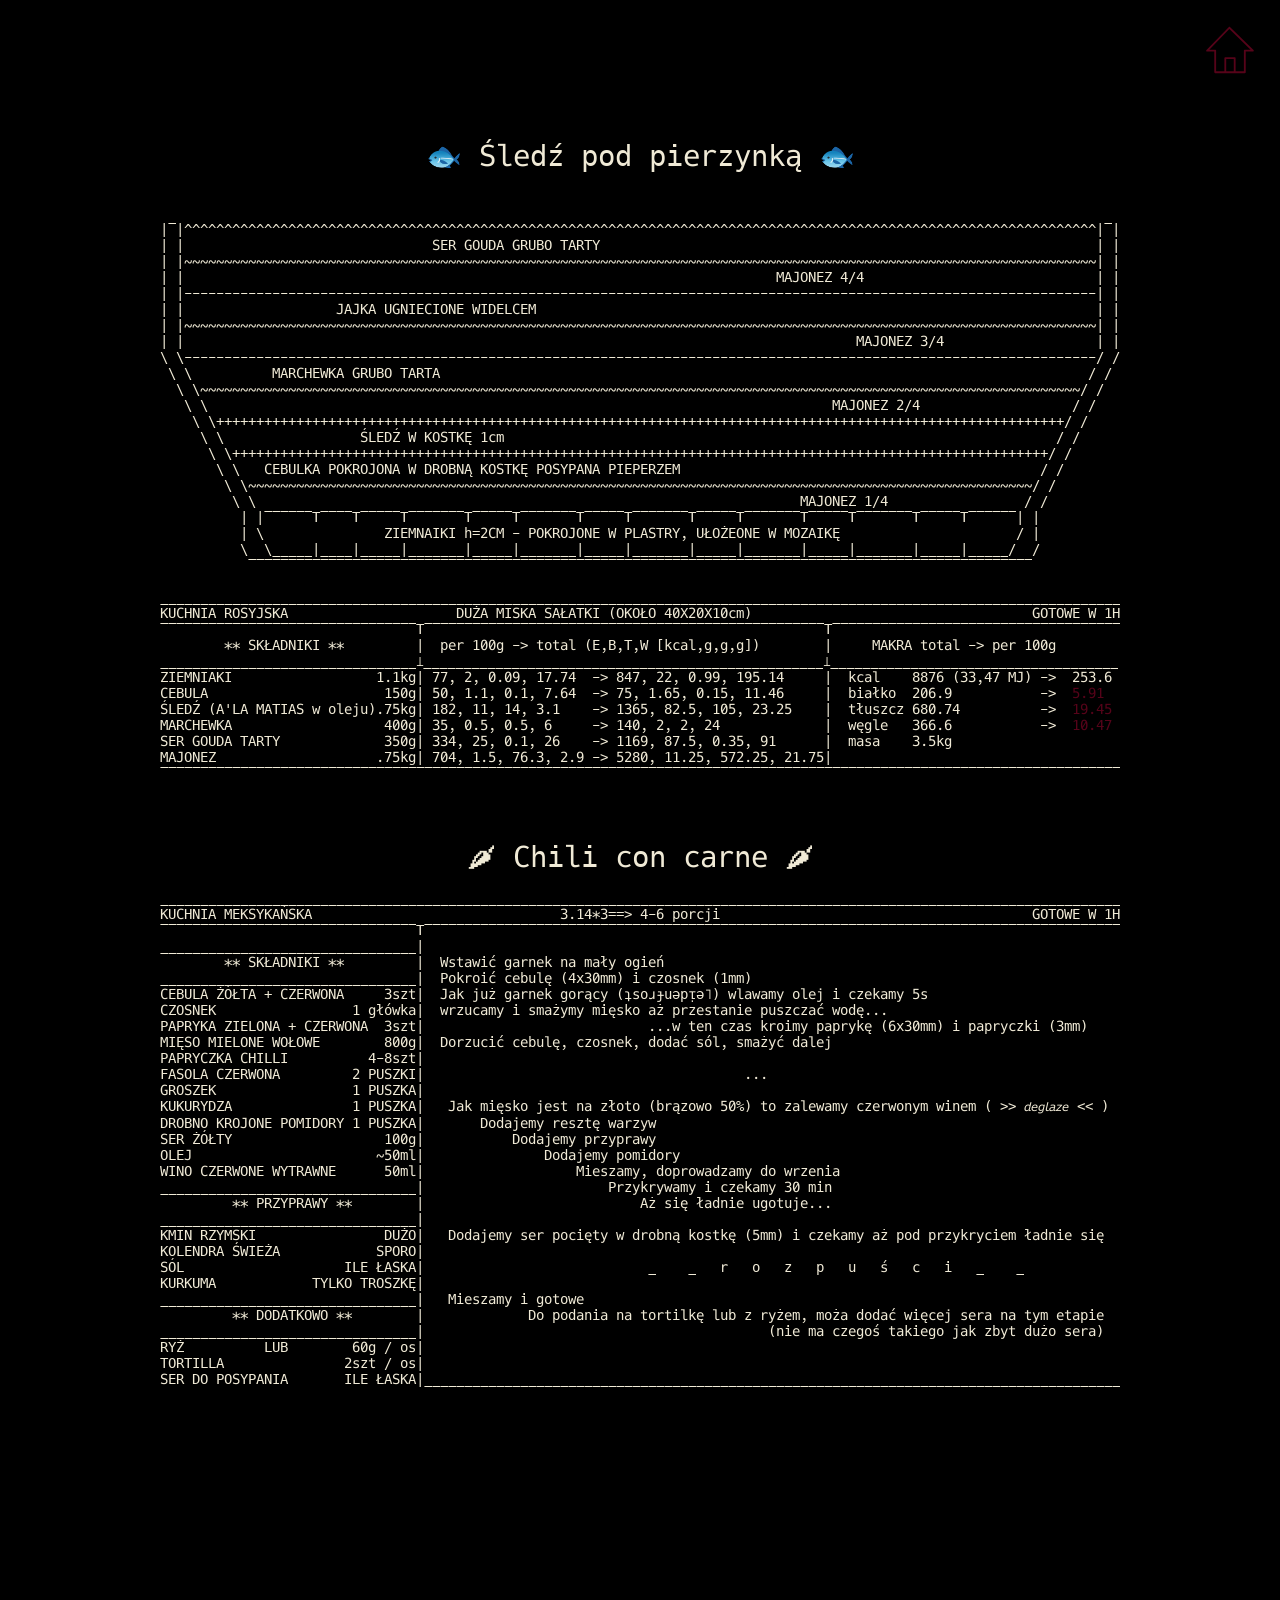
<file: static/food/food.html>
<!DOCTYPE html>
    <html>
      <head>
        <title>Strength stats</title>
        <link rel="icon" href="../graphics/icon.png" type="image/x-icon">
        <meta charset="UTF-8">
        <link rel="stylesheet" href="../styles/fonts.css">
        <link rel="stylesheet" href="../styles/transitions.css">
        <link rel="stylesheet" href="../styles/global.css">
        <link rel="stylesheet" href="food.css">
        <script type="text/javascript" src="../scripts/global.js"></script>
      </head>
      <body id="food_body">
        <audio id="hover" src="../sounds/hover.wav"></audio>
        <audio id="click" src="../sounds/click.wav"></audio>

        <div class="transition transition-1 is-active"></div>
        <div id="home"><img src="../graphics/home.svg" 
        onmouseenter="handleHover()" onmousedown='clickWaitGo(event, "/")'></div>

        <div id="food_content">

            <p class="big-font">🐟 Śledź pod pierzynką 🐟</p><br><pre>


|‾|^^^^^^^^^^^^^^^^^^^^^^^^^^^^^^^^^^^^^^^^^^^^^^^^^^^^^^^^^^^^^^^^^^^^^^^^^^^^^^^^^^^^^^^^^^^^^^^^^^^^^^^^^^^^^^^^^^|‾|
| |                               SER GOUDA GRUBO TARTY                                                              | |
| |~~~~~~~~~~~~~~~~~~~~~~~~~~~~~~~~~~~~~~~~~~~~~~~~~~~~~~~~~~~~~~~~~~~~~~~~~~~~~~~~~~~~~~~~~~~~~~~~~~~~~~~~~~~~~~~~~~| |
| |                                                                          MAJONEZ 4/4                             | |
| |------------------------------------------------------------------------------------------------------------------| |
| |                   JAJKA UGNIECIONE WIDELCEM                                                                      | |
| |~~~~~~~~~~~~~~~~~~~~~~~~~~~~~~~~~~~~~~~~~~~~~~~~~~~~~~~~~~~~~~~~~~~~~~~~~~~~~~~~~~~~~~~~~~~~~~~~~~~~~~~~~~~~~~~~~~| |
| |                                                                                    MAJONEZ 3/4                   | |
\ \------------------------------------------------------------------------------------------------------------------/ /
 \ \          MARCHEWKA GRUBO TARTA                                                                                 / /
  \ \~~~~~~~~~~~~~~~~~~~~~~~~~~~~~~~~~~~~~~~~~~~~~~~~~~~~~~~~~~~~~~~~~~~~~~~~~~~~~~~~~~~~~~~~~~~~~~~~~~~~~~~~~~~~~~/ /
   \ \                                                                              MAJONEZ 2/4                   / /
    \ \++++++++++++++++++++++++++++++++++++++++++++++++++++++++++++++++++++++++++++++++++++++++++++++++++++++++++/ /
     \ \                 ŚLEDŹ W KOSTKĘ 1cm                                                                     / /
      \ \++++++++++++++++++++++++++++++++++++++++++++++++++++++++++++++++++++++++++++++++++++++++++++++++++++++/ /
       \ \   CEBULKA POKROJONA W DROBNĄ KOSTKĘ POSYPANA PIEPERZEM                                             / /
        \ \~~~~~~~~~~~~~~~~~~~~~~~~~~~~~~~~~~~~~~~~~~~~~~~~~~~~~~~~~~~~~~~~~~~~~~~~~~~~~~~~~~~~~~~~~~~~~~~~~~/ /
         \ \                                                                    MAJONEZ 1/4                 / /
          | |‾‾‾‾‾‾T‾‾‾‾T‾‾‾‾‾T‾‾‾‾‾‾‾T‾‾‾‾‾T‾‾‾‾‾‾‾T‾‾‾‾‾T‾‾‾‾‾‾‾T‾‾‾‾‾T‾‾‾‾‾‾‾T‾‾‾‾‾T‾‾‾‾‾‾‾T‾‾‾‾‾T‾‾‾‾‾‾| |
          | \               ZIEMNAIKI h=2CM - POKROJONE W PLASTRY, UŁOŻEONE W MOZAIKĘ                      / |
          \  \_____|____|_____|_______|_____|_______|_____|_______|_____|_______|_____|_______|_____|_____/  /
           ‾‾‾‾‾‾‾‾‾‾‾‾‾‾‾‾‾‾‾‾‾‾‾‾‾‾‾‾‾‾‾‾‾‾‾‾‾‾‾‾‾‾‾‾‾‾‾‾‾‾‾‾‾‾‾‾‾‾‾‾‾‾‾‾‾‾‾‾‾‾‾‾‾‾‾‾‾‾‾‾‾‾‾‾‾‾‾‾‾‾‾‾‾‾‾‾‾‾

________________________________________________________________________________________________________________________
KUCHNIA ROSYJSKA                     DUŻA MISKA SAŁATKI (OKOŁO 40X20X10cm)                                   GOTOWE W 1H
‾‾‾‾‾‾‾‾‾‾‾‾‾‾‾‾‾‾‾‾‾‾‾‾‾‾‾‾‾‾‾‾T‾‾‾‾‾‾‾‾‾‾‾‾‾‾‾‾‾‾‾‾‾‾‾‾‾‾‾‾‾‾‾‾‾‾‾‾‾‾‾‾‾‾‾‾‾‾‾‾‾‾T‾‾‾‾‾‾‾‾‾‾‾‾‾‾‾‾‾‾‾‾‾‾‾‾‾‾‾‾‾‾‾‾‾‾‾‾
        ** SKŁADNIKI **         |  per 100g -> total (E,B,T,W [kcal,g,g,g])        |     MAKRA total -> per 100g
________________________________Ʇ__________________________________________________Ʇ____________________________________
ZIEMNIAKI                  1.1kg| 77, 2, 0.09, 17.74  -> 847, 22, 0.99, 195.14     |  kcal    8876 (33,47 MJ) ->  253.6
CEBULA                      150g| 50, 1.1, 0.1, 7.64  -> 75, 1.65, 0.15, 11.46     |  białko  206.9           ->  <span style="color: var(--dark-scarlet);">5.91</span>
ŚLEDŹ (A'LA MATIAS w oleju).75kg| 182, 11, 14, 3.1    -> 1365, 82.5, 105, 23.25    |  tłuszcz 680.74          ->  <span style="color: var(--dark-scarlet);">19.45</span>
MARCHEWKA                   400g| 35, 0.5, 0.5, 6     -> 140, 2, 2, 24             |  węgle   366.6           ->  <span style="color: var(--dark-scarlet);">10.47</span>
SER GOUDA TARTY             350g| 334, 25, 0.1, 26    -> 1169, 87.5, 0.35, 91      |  masa    3.5kg
MAJONEZ                    .75kg| 704, 1.5, 76.3, 2.9 -> 5280, 11.25, 572.25, 21.75|
‾‾‾‾‾‾‾‾‾‾‾‾‾‾‾‾‾‾‾‾‾‾‾‾‾‾‾‾‾‾‾‾‾‾‾‾‾‾‾‾‾‾‾‾‾‾‾‾‾‾‾‾‾‾‾‾‾‾‾‾‾‾‾‾‾‾‾‾‾‾‾‾‾‾‾‾‾‾‾‾‾‾‾‾‾‾‾‾‾‾‾‾‾‾‾‾‾‾‾‾‾‾‾‾‾‾‾‾‾‾‾‾‾‾‾‾‾‾‾‾

            </pre><p class="big-font">🌶 Chili con carne 🌶</p><br><pre>
________________________________________________________________________________________________________________________
KUCHNIA MEKSYKAŃSKA                               3.14*3==> 4-6 porcji                                       GOTOWE W 1H
‾‾‾‾‾‾‾‾‾‾‾‾‾‾‾‾‾‾‾‾‾‾‾‾‾‾‾‾‾‾‾‾T‾‾‾‾‾‾‾‾‾‾‾‾‾‾‾‾‾‾‾‾‾‾‾‾‾‾‾‾‾‾‾‾‾‾‾‾‾‾‾‾‾‾‾‾‾‾‾‾‾‾‾‾‾‾‾‾‾‾‾‾‾‾‾‾‾‾‾‾‾‾‾‾‾‾‾‾‾‾‾‾‾‾‾‾‾‾‾
________________________________|
        ** SKŁADNIKI **         |  Wstawić garnek na mały ogień
________________________________|  Pokroić cebulę (4x30mm) i czosnek (1mm)
CEBULA ŻÓŁTA + CZERWONA     3szt|  Jak już garnek gorący (ʇsoɹɟuǝpᴉǝ˥) wlawamy olej i czekamy 5s
CZOSNEK                 1 główka|  wrzucamy i smażymy mięsko aż przestanie puszczać wodę...
PAPRYKA ZIELONA + CZERWONA  3szt|                            ...w ten czas kroimy paprykę (6x30mm) i papryczki (3mm)
MIĘSO MIELONE WOŁOWE        800g|  Dorzucić cebulę, czosnek, dodać sól, smażyć dalej
PAPRYCZKA CHILLI          4-8szt|
FASOLA CZERWONA         2 PUSZKI|                                        ...
GROSZEK                 1 PUSZKA|
KUKURYDZA               1 PUSZKA|   Jak mięsko jest na złoto (brązowo 50%) to zalewamy czerwonym winem ( >> 𝘥𝘦𝘨𝘭𝘢𝘻𝘦 << )
DROBNO KROJONE POMIDORY 1 PUSZKA|       Dodajemy resztę warzyw
SER ŻÓŁTY                   100g|           Dodajemy przyprawy
OLEJ                       ~50ml|               Dodajemy pomidory
WINO CZERWONE WYTRAWNE      50ml|                   Mieszamy, doprowadzamy do wrzenia
________________________________|                       Przykrywamy i czekamy 30 min
         ** PRZYPRAWY **        |                           Aż się ładnie ugotuje...
________________________________|
KMIN RZYMSKI                DUŻO|   Dodajemy ser pocięty w drobną kostkę (5mm) i czekamy aż pod przykryciem ładnie się
KOLENDRA ŚWIEŻA            SPORO|
SÓL                    ILE ŁASKA|                            _    _   r   o   z   p   u   ś   c   i   _    _
KURKUMA            TYLKO TROSZKĘ|
________________________________|   Mieszamy i gotowe
         ** DODATKOWO **        |             Do podania na tortilkę lub z ryżem, moża dodać więcej sera na tym etapie
________________________________|                                           (nie ma czegoś takiego jak zbyt dużo sera)
RYŻ          LUB        60g / os|
TORTILLA               2szt / os|
SER DO POSYPANIA       ILE ŁASKA|_______________________________________________________________________________________

            </pre>
            <p></p>
            <p></p>
            <p></p>
            <p></p>

            <div style="height: 30vh;"></div>

        </div>

      <script type="text/javascript" src="food.js"></script>
      <script type="text/javascript" src="../scripts/transition.js"></script>
      </body>

    </html>
</file>
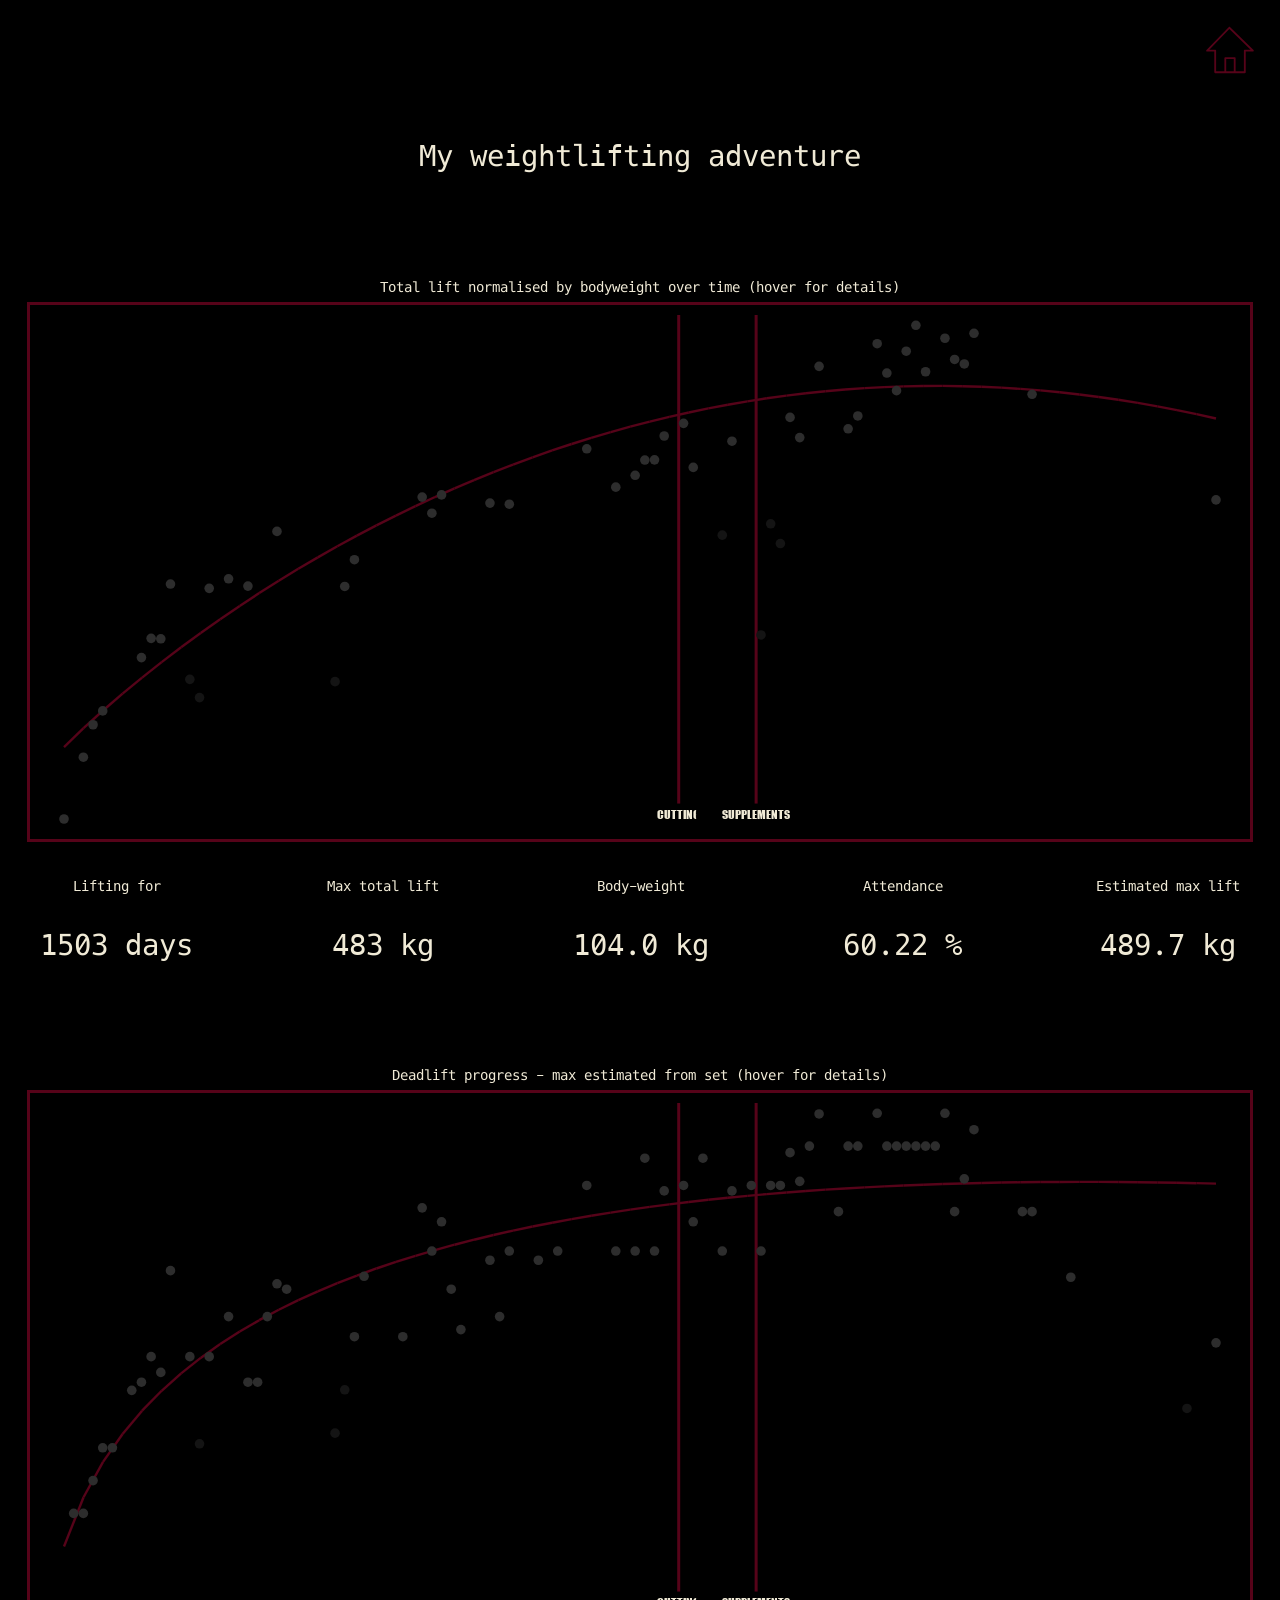
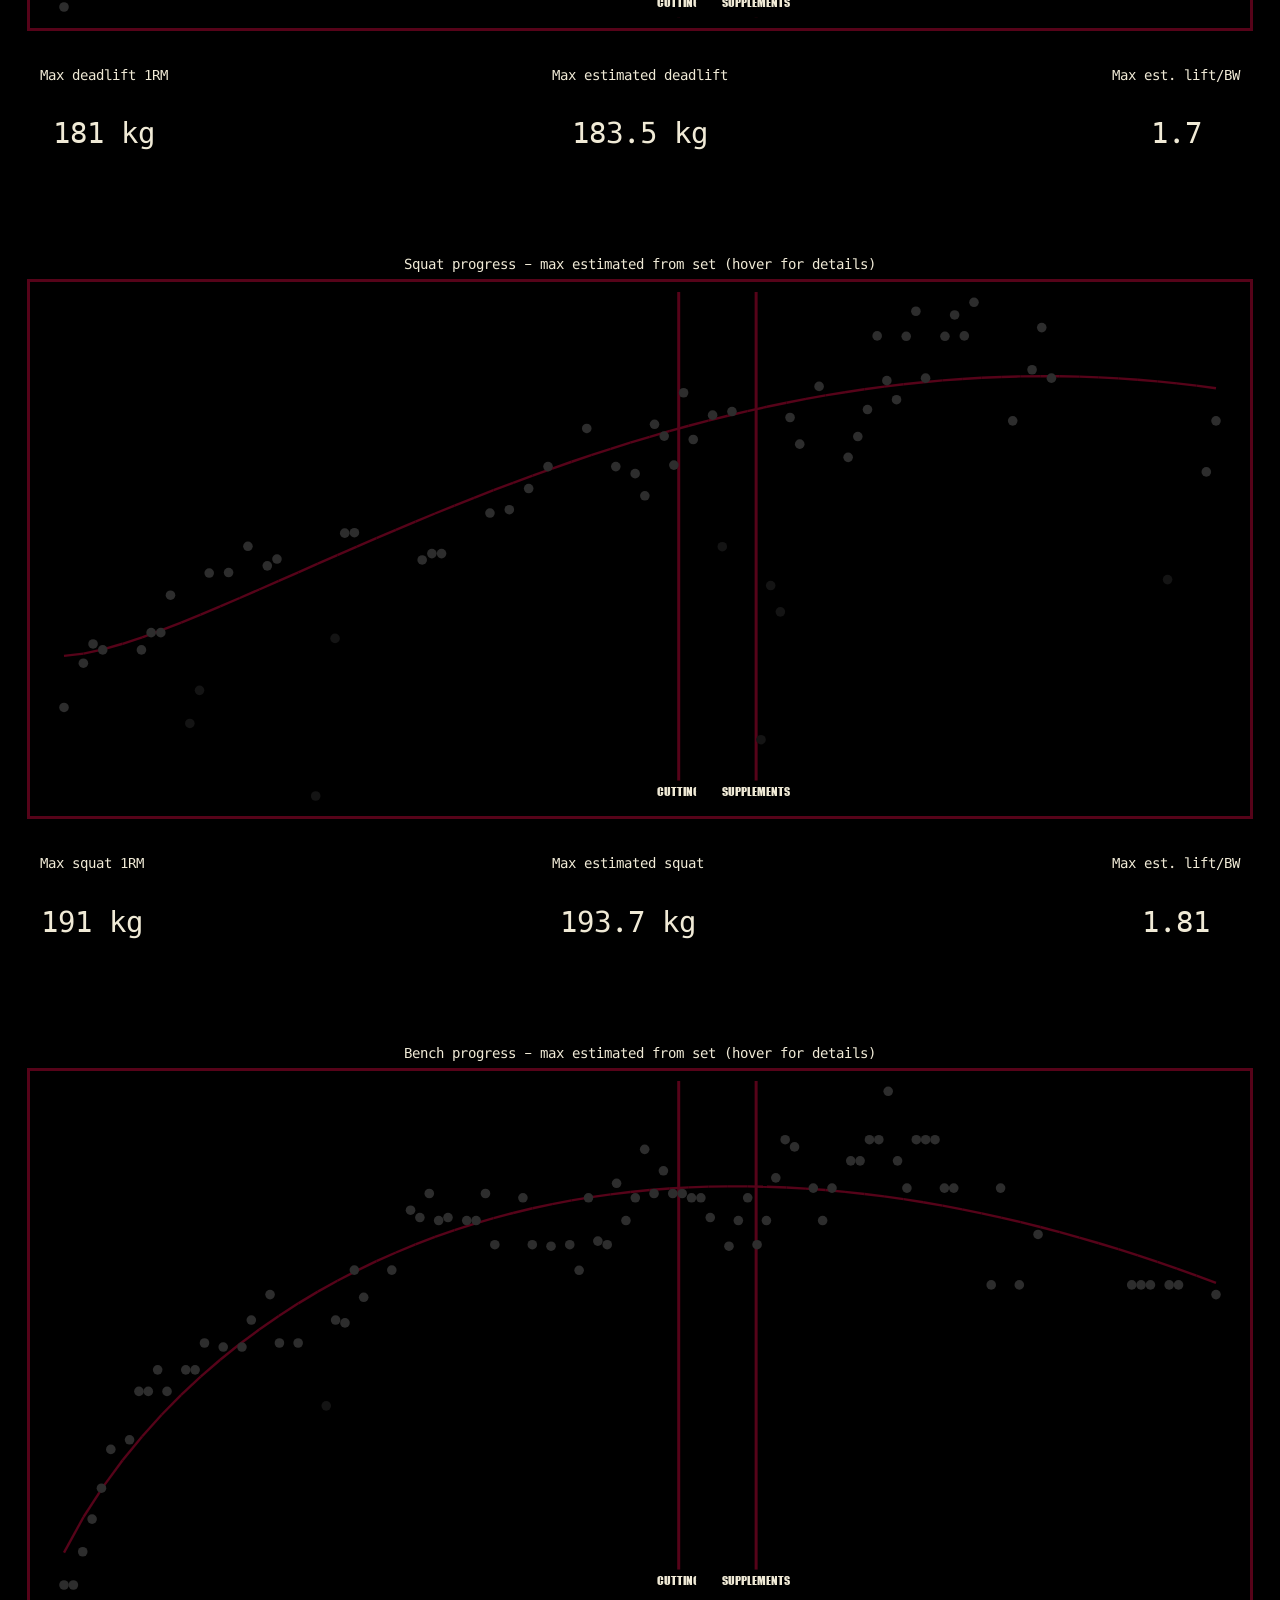
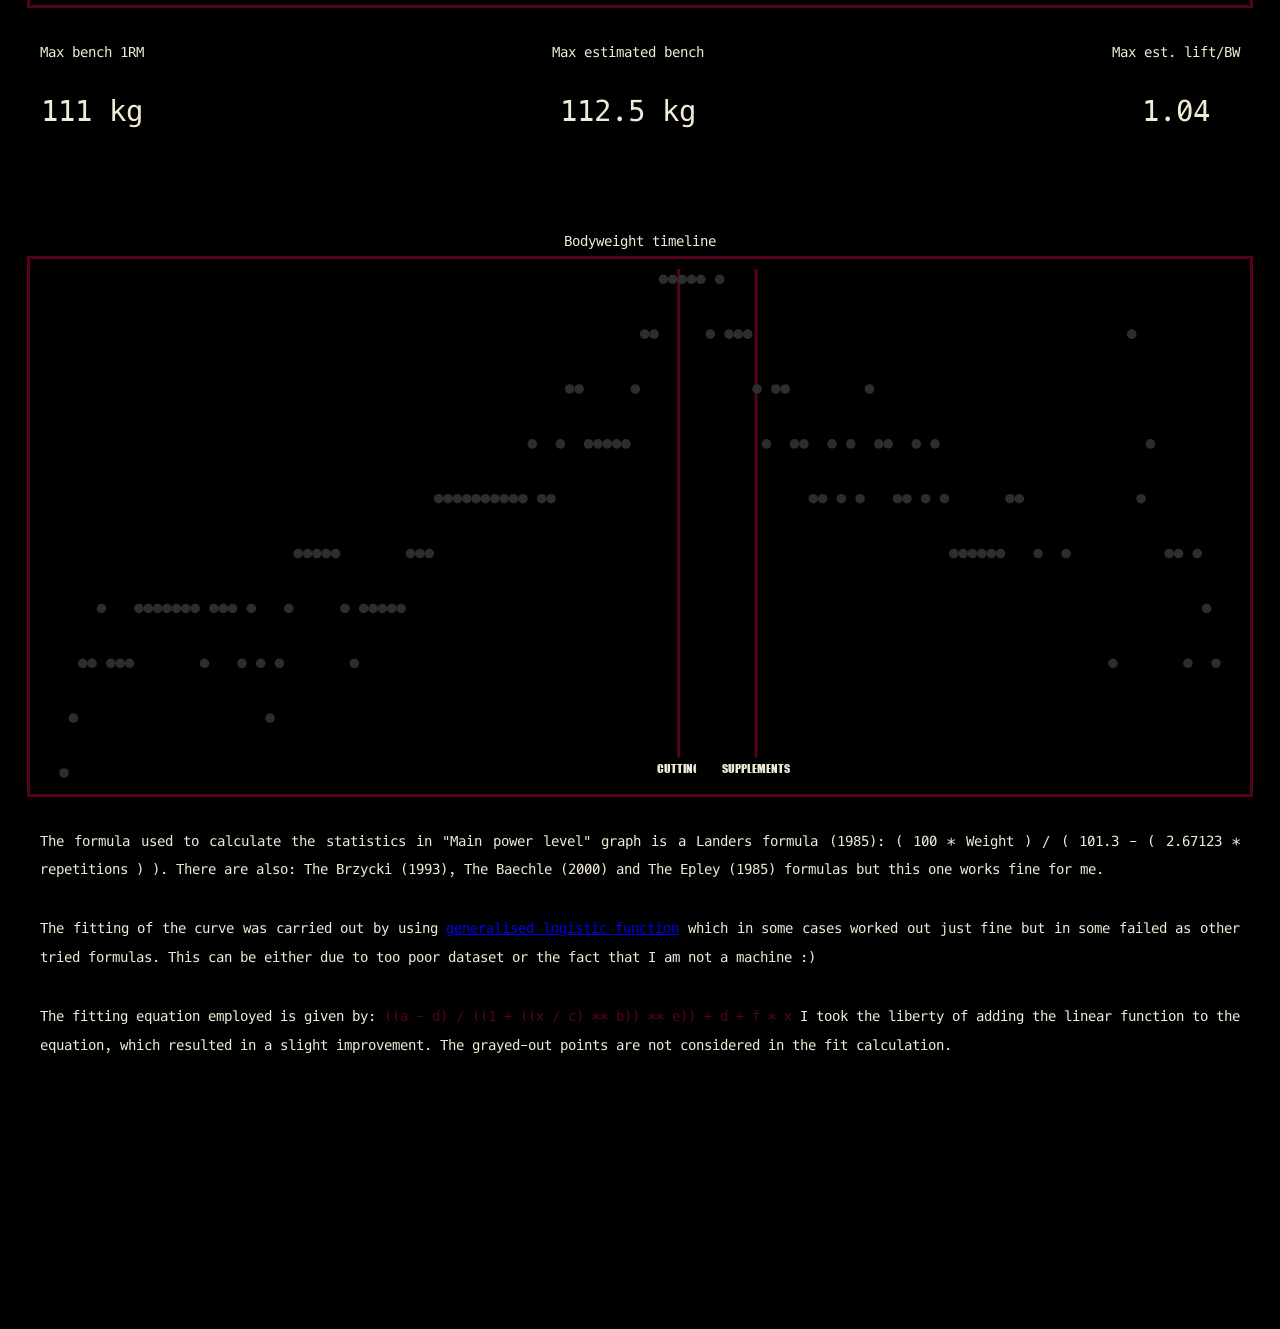
<file: static/strength/strength.html>
<!DOCTYPE html>
    <html>
      <head>
        <title>Strength stats</title>
        <link rel="icon" href="../graphics/icon.png" type="image/x-icon">
        <meta charset="UTF-8">
        <link rel="stylesheet" href="../styles/fonts.css">
        <link rel="stylesheet" href="../styles/transitions.css">
        <link rel="stylesheet" href="../styles/global.css">
        <link rel="stylesheet" href="strength.css">
        <script type="text/javascript" src="../scripts/global.js"></script>
      </head>
      <body id="strength_body">
        <audio id="hover" src="../sounds/hover.wav"></audio>
        <audio id="click" src="../sounds/click.wav"></audio>

        <div class="transition transition-1 is-active"></div>
        <div id="home"><img src="../graphics/home.svg" 
        onmouseenter="handleHover()" onmousedown='clickWaitGo(event, "/")'></div>

        <div id="strength_content">

            <p class="big-font">My weightlifting adventure</p>
            <br><br><br><br>
            <p>Total lift normalised by bodyweight over time (hover for details)</p>
            <svg id="strength_stats" >
                <line x1="53.2258064516129%" y1="0%" x2="53.2258064516129%" y2="100%" style="stroke:var(--dark-scarlet);stroke-width:3px" />
<rect x="48.2258064516129%" y="95%" width="10%" height="5%" fill="black" />
<text x="53.2258064516129%" y="98%" text-anchor="middle" style="font-size: 12px; font-family: ImpactuDesu; fill: var(--egg-white);">CUTTING</text>
<line x1="59.67741935483871%" y1="0%" x2="59.67741935483871%" y2="100%" style="stroke:var(--dark-scarlet);stroke-width:3px" />
<rect x="54.67741935483871%" y="95%" width="10%" height="5%" fill="black" />
<text x="59.67741935483871%" y="98%" text-anchor="middle" style="font-size: 12px; font-family: ImpactuDesu; fill: var(--egg-white);">SUPPLEMENTS</text>
<line class="line_avg" x1="2.0%" y1="84.02271307301035%" x2="3.6271186440677967%" y2="80.3510483916804%"> </line>
<line class="line_avg" x1="3.6271186440677967%" y1="80.3510483916804%" x2="5.254237288135593%" y2="76.9057061022358%"> </line>
<line class="line_avg" x1="5.254237288135593%" y1="76.9057061022358%" x2="6.88135593220339%" y2="73.63188839597859%"> </line>
<line class="line_avg" x1="6.88135593220339%" y1="73.63188839597859%" x2="8.508474576271187%" y2="70.50180635758659%"> </line>
<line class="line_avg" x1="8.508474576271187%" y1="70.50180635758659%" x2="10.135593220338983%" y2="67.49854504371035%"> </line>
<line class="line_avg" x1="10.135593220338983%" y1="67.49854504371035%" x2="11.76271186440678%" y2="64.61069373556609%"> </line>
<line class="line_avg" x1="11.76271186440678%" y1="64.61069373556609%" x2="13.389830508474578%" y2="61.830022131777014%"> </line>
<line class="line_avg" x1="13.389830508474578%" y1="61.830022131777014%" x2="15.016949152542374%" y2="59.15030628215709%"> </line>
<line class="line_avg" x1="15.016949152542374%" y1="59.15030628215709%" x2="16.64406779661017%" y2="56.56667020609757%"> </line>
<line class="line_avg" x1="16.64406779661017%" y1="56.56667020609757%" x2="18.271186440677965%" y2="54.07518765536747%"> </line>
<line class="line_avg" x1="18.271186440677965%" y1="54.07518765536747%" x2="19.898305084745765%" y2="51.6726269255571%"> </line>
<line class="line_avg" x1="19.898305084745765%" y1="51.6726269255571%" x2="21.52542372881356%" y2="49.35627970145697%"> </line>
<line class="line_avg" x1="21.52542372881356%" y1="49.35627970145697%" x2="23.152542372881356%" y2="47.123841948585095%"> </line>
<line class="line_avg" x1="23.152542372881356%" y1="47.123841948585095%" x2="24.779661016949156%" y2="44.97332844350149%"> </line>
<line class="line_avg" x1="24.779661016949156%" y1="44.97332844350149%" x2="26.40677966101695%" y2="42.90300984166447%"> </line>
<line class="line_avg" x1="26.40677966101695%" y1="42.90300984166447%" x2="28.033898305084747%" y2="40.91136530768699%"> </line>
<line class="line_avg" x1="28.033898305084747%" y1="40.91136530768699%" x2="29.661016949152543%" y2="38.99704617460566%"> </line>
<line class="line_avg" x1="29.661016949152543%" y1="38.99704617460566%" x2="31.28813559322034%" y2="37.15884759611072%"> </line>
<line class="line_avg" x1="31.28813559322034%" y1="37.15884759611072%" x2="32.91525423728814%" y2="35.39568610591914%"> </line>
<line class="line_avg" x1="32.91525423728814%" y1="35.39568610591914%" x2="34.54237288135593%" y2="33.706581624506725%"> </line>
<line class="line_avg" x1="34.54237288135593%" y1="33.706581624506725%" x2="36.16949152542373%" y2="32.090642857544935%"> </line>
<line class="line_avg" x1="36.16949152542373%" y1="32.090642857544935%" x2="37.79661016949153%" y2="30.547055326013833%"> </line>
<line class="line_avg" x1="37.79661016949153%" y1="30.547055326013833%" x2="39.42372881355932%" y2="29.075071459959872%"> </line>
<line class="line_avg" x1="39.42372881355932%" y1="29.075071459959872%" x2="41.05084745762712%" y2="27.674002326838945%"> </line>
<line class="line_avg" x1="41.05084745762712%" y1="27.674002326838945%" x2="42.67796610169492%" y2="26.34321067302062%"> </line>
<line class="line_avg" x1="42.67796610169492%" y1="26.34321067302062%" x2="44.30508474576271%" y2="25.08210502723705%"> </line>
<line class="line_avg" x1="44.30508474576271%" y1="25.08210502723705%" x2="45.93220338983051%" y2="23.890134668415612%"> </line>
<line class="line_avg" x1="45.93220338983051%" y1="23.890134668415612%" x2="47.55932203389831%" y2="22.766785307249847%"> </line>
<line class="line_avg" x1="47.55932203389831%" y1="22.766785307249847%" x2="49.186440677966104%" y2="21.711575360153347%"> </line>
<line class="line_avg" x1="49.186440677966104%" y1="21.711575360153347%" x2="50.8135593220339%" y2="20.724052713033416%"> </line>
<line class="line_avg" x1="50.8135593220339%" y1="20.724052713033416%" x2="52.440677966101696%" y2="19.80379190228814%"> </line>
<line class="line_avg" x1="52.440677966101696%" y1="19.80379190228814%" x2="54.067796610169495%" y2="18.950391643023522%"> </line>
<line class="line_avg" x1="54.067796610169495%" y1="18.950391643023522%" x2="55.694915254237294%" y2="18.16347265604145%"> </line>
<line class="line_avg" x1="55.694915254237294%" y1="18.16347265604145%" x2="57.32203389830509%" y2="17.442675747628527%"> </line>
<line class="line_avg" x1="57.32203389830509%" y1="17.442675747628527%" x2="58.949152542372886%" y2="16.787660108205273%"> </line>
<line class="line_avg" x1="58.949152542372886%" y1="16.787660108205273%" x2="60.57627118644068%" y2="16.198101797353956%"> </line>
<line class="line_avg" x1="60.57627118644068%" y1="16.198101797353956%" x2="62.20338983050848%" y2="15.673692391656004%"> </line>
<line class="line_avg" x1="62.20338983050848%" y1="15.673692391656004%" x2="63.83050847457628%" y2="15.214137774725714%"> </line>
<line class="line_avg" x1="63.83050847457628%" y1="15.214137774725714%" x2="65.45762711864407%" y2="14.819157049314526%"> </line>
<line class="line_avg" x1="65.45762711864407%" y1="14.819157049314526%" x2="67.08474576271186%" y2="14.488481558545573%"> </line>
<line class="line_avg" x1="67.08474576271186%" y1="14.488481558545573%" x2="68.71186440677967%" y2="14.221853999005361%"> </line>
<line class="line_avg" x1="68.71186440677967%" y1="14.221853999005361%" x2="70.33898305084746%" y2="14.019027623411603%"> </line>
<line class="line_avg" x1="70.33898305084746%" y1="14.019027623411603%" x2="71.96610169491525%" y2="13.879765510519974%"> </line>
<line class="line_avg" x1="71.96610169491525%" y1="13.879765510519974%" x2="73.59322033898306%" y2="13.803839904173401%"> </line>
<line class="line_avg" x1="73.59322033898306%" y1="13.803839904173401%" x2="75.22033898305085%" y2="13.791031611839571%"> </line>
<line class="line_avg" x1="75.22033898305085%" y1="13.791031611839571%" x2="76.84745762711864%" y2="13.84112945164361%"> </line>
<line class="line_avg" x1="76.84745762711864%" y1="13.84112945164361%" x2="78.47457627118645%" y2="13.95392974950937%"> </line>
<line class="line_avg" x1="78.47457627118645%" y1="13.95392974950937%" x2="80.10169491525424%" y2="14.12923587495061%"> </line>
<line class="line_avg" x1="80.10169491525424%" y1="14.12923587495061%" x2="81.72881355932203%" y2="14.36685781662618%"> </line>
<line class="line_avg" x1="81.72881355932203%" y1="14.36685781662618%" x2="83.35593220338984%" y2="14.666611791531068%"> </line>
<line class="line_avg" x1="83.35593220338984%" y1="14.666611791531068%" x2="84.98305084745763%" y2="15.02831988206799%"> </line>
<line class="line_avg" x1="84.98305084745763%" y1="15.02831988206799%" x2="86.61016949152543%" y2="15.451809704680272%"> </line>
<line class="line_avg" x1="86.61016949152543%" y1="15.451809704680272%" x2="88.23728813559323%" y2="15.936914100469949%"> </line>
<line class="line_avg" x1="88.23728813559323%" y1="15.936914100469949%" x2="89.86440677966102%" y2="16.48347084852594%"> </line>
<line class="line_avg" x1="89.86440677966102%" y1="16.48347084852594%" x2="91.49152542372882%" y2="17.091322403004597%"> </line>
<line class="line_avg" x1="91.49152542372882%" y1="17.091322403004597%" x2="93.11864406779662%" y2="17.76031564434743%"> </line>
<line class="line_avg" x1="93.11864406779662%" y1="17.76031564434743%" x2="94.74576271186442%" y2="18.49030165197746%"> </line>
<line class="line_avg" x1="94.74576271186442%" y1="18.49030165197746%" x2="96.37288135593221%" y2="19.281135489634835%"> </line>
<line class="line_avg" x1="96.37288135593221%" y1="19.281135489634835%" x2="98.0%" y2="20.132676007001464%"> </line>
 <circle class="dot" cx="2.0%" cy="98.0%"><title>Date: 2022-10-24
        Week: 1
        Bench: 60.0 1 rep est: 60.8 bw: 0.60
        Deadlift: 100.0 3 rep est: 107.2 bw: 1.05
        Squat: 100.0 3 rep est: 107.2 bw: 1.05
        BW: 102.0 kg
        Total-est: 275.2 bw. 2.70
        </title></circle>
<circle class="dot" cx="3.6134453781512605%" cy="85.9898945703749%"><title>Date: 2022-11-07
        Week: 3
        Bench: 60.0 3 rep est: 64.3 bw: 0.62
        Deadlift: 120.0 1 rep est: 121.7 bw: 1.17
        Squat: 110.0 3 rep est: 117.9 bw: 1.13
        BW: 104.0 kg
        Total-est: 303.9 bw. 2.92
        </title></circle>
<circle class="dot" cx="4.420168067226891%" cy="79.67412495474504%"><title>Date: 2022-11-14
        Week: 4
        Bench: 65.0 2 rep est: 67.7 bw: 0.65
        Deadlift: 125.0 1 rep est: 126.7 bw: 1.22
        Squat: 120.0 1 rep est: 121.7 bw: 1.17
        BW: 104.0 kg
        Total-est: 316.1 bw. 3.04
        </title></circle>
<circle class="dot" cx="5.226890756302521%" cy="76.9838328502203%"><title>Date: 2022-11-21
        Week: 5
        Bench: 70.0 1 rep est: 71.0 bw: 0.68
        Deadlift: 130.0 1 rep est: 131.8 bw: 1.26
        Squat: 120.0 1 rep est: 121.7 bw: 1.16
        BW: 105.0 kg
        Total-est: 324.4 bw. 3.09
        </title></circle>
<circle class="dot" cx="8.453781512605042%" cy="66.62138378070827%"><title>Date: 2022-12-19
        Week: 9
        Bench: 80.0 1 rep est: 81.1 bw: 0.77
        Deadlift: 140.0 1 rep est: 141.9 bw: 1.35
        Squat: 120.0 1 rep est: 121.7 bw: 1.16
        BW: 105.0 kg
        Total-est: 344.7 bw. 3.28
        </title></circle>
<circle class="dot" cx="9.260504201680671%" cy="62.87132617436065%"><title>Date: 2022-12-26
        Week: 10
        Bench: 80.0 1 rep est: 81.1 bw: 0.77
        Deadlift: 140.0 2 rep est: 145.9 bw: 1.39
        Squat: 120.0 2 rep est: 125.1 bw: 1.19
        BW: 105.0 kg
        Total-est: 352.1 bw. 3.35
        </title></circle>
<circle class="dot" cx="10.067226890756302%" cy="62.96121984702403%"><title>Date: 2023-01-02
        Week: 11
        Bench: 80.0 2 rep est: 83.4 bw: 0.79
        Deadlift: 130.0 4 rep est: 143.5 bw: 1.37
        Squat: 120.0 2 rep est: 125.1 bw: 1.19
        BW: 105.0 kg
        Total-est: 351.9 bw. 3.35
        </title></circle>
<circle class="dot" cx="10.873949579831933%" cy="52.309814597234634%"><title>Date: 2023-01-09
        Week: 12
        Bench: 80.0 1 rep est: 81.1 bw: 0.77
        Deadlift: 140.0 5 rep est: 159.2 bw: 1.52
        Squat: 120.0 4 rep est: 132.4 bw: 1.26
        BW: 105.0 kg
        Total-est: 372.7 bw. 3.55
        </title></circle>
<circle class="dot_ignore" cx="12.487394957983193%" cy="70.84344598196719%"><title>Date: 2023-01-23
        Week: 14
        Bench: 80.0 2 rep est: 83.4 bw: 0.79
        Deadlift: 140.0 2 rep est: 145.9 bw: 1.39
        Squat: 100.0 3 rep est: 107.2 bw: 1.02
        BW: 105.0 kg
        Total-est: 336.5 bw. 3.20
        </title></circle>
<circle class="dot_ignore" cx="13.294117647058822%" cy="74.39886323387034%"><title>Date: 2023-01-30
        Week: 15
        Bench: 80.0 2 rep est: 83.4 bw: 0.79
        Deadlift: 120.0 4 rep est: 132.4 bw: 1.26
        Squat: 100.0 5 rep est: 113.7 bw: 1.08
        BW: 105.0 kg
        Total-est: 329.5 bw. 3.14
        </title></circle>
<circle class="dot" cx="14.100840336134453%" cy="53.1492202183758%"><title>Date: 2023-02-06
        Week: 16
        Bench: 85.0 1 rep est: 86.2 bw: 0.83
        Deadlift: 140.0 2 rep est: 145.9 bw: 1.40
        Squat: 130.0 2 rep est: 135.5 bw: 1.30
        BW: 104.0 kg
        Total-est: 367.6 bw. 3.53
        </title></circle>
<circle class="dot" cx="15.714285714285714%" cy="51.29451348274318%"><title>Date: 2023-02-20
        Week: 18
        Bench: 80.0 3 rep est: 85.8 bw: 0.82
        Deadlift: 150.0 1 rep est: 152.1 bw: 1.45
        Squat: 135.0 1 rep est: 136.9 bw: 1.30
        BW: 105.0 kg
        Total-est: 374.7 bw. 3.57
        </title></circle>
<circle class="dot" cx="17.327731092436974%" cy="52.71845401765981%"><title>Date: 2023-03-06
        Week: 20
        Bench: 80.0 3 rep est: 85.8 bw: 0.82
        Deadlift: 140.0 1 rep est: 141.9 bw: 1.36
        Squat: 135.0 2 rep est: 140.7 bw: 1.35
        BW: 104.0 kg
        Total-est: 368.4 bw. 3.54
        </title></circle>
<circle class="dot" cx="19.747899159663866%" cy="42.073446179145726%"><title>Date: 2023-03-27
        Week: 23
        Bench: 90.0 1 rep est: 91.3 bw: 0.89
        Deadlift: 155.0 1 rep est: 157.2 bw: 1.53
        Squat: 135.0 1 rep est: 136.9 bw: 1.33
        BW: 103.0 kg
        Total-est: 385.3 bw. 3.74
        </title></circle>
<circle class="dot_ignore" cx="24.588235294117645%" cy="71.29575196118228%"><title>Date: 2023-05-08
        Week: 29
        Bench: 70.0 5 rep est: 79.6 bw: 0.75
        Deadlift: 100.0 10 rep est: 134.1 bw: 1.26
        Squat: 100.0 8 rep est: 125.1 bw: 1.18
        BW: 106.0 kg
        Total-est: 338.8 bw. 3.20
        </title></circle>
<circle class="dot" cx="25.394957983193276%" cy="52.77825134974438%"><title>Date: 2023-05-15
        Week: 30
        Bench: 85.0 2 rep est: 88.6 bw: 0.84
        Deadlift: 105.0 10 rep est: 140.8 bw: 1.33
        Squat: 105.0 11 rep est: 146.0 bw: 1.38
        BW: 106.0 kg
        Total-est: 375.4 bw. 3.54
        </title></circle>
<circle class="dot" cx="26.201680672268907%" cy="47.58284365630172%"><title>Date: 2023-05-22
        Week: 31
        Bench: 80.0 4 rep est: 88.3 bw: 0.84
        Deadlift: 135.0 4 rep est: 149.0 bw: 1.42
        Squat: 135.0 3 rep est: 144.7 bw: 1.38
        BW: 105.0 kg
        Total-est: 382.0 bw. 3.64
        </title></circle>
<circle class="dot" cx="31.84873949579832%" cy="35.408305051392276%"><title>Date: 2023-07-10
        Week: 38
        Bench: 80.0 8 rep est: 100.1 bw: 0.94
        Deadlift: 135.0 8 rep est: 168.9 bw: 1.59
        Squat: 135.0 2 rep est: 140.7 bw: 1.33
        BW: 106.0 kg
        Total-est: 409.7 bw. 3.86
        </title></circle>
<circle class="dot" cx="32.65546218487395%" cy="38.53657616519354%"><title>Date: 2023-07-17
        Week: 39
        Bench: 90.0 4 rep est: 99.3 bw: 0.94
        Deadlift: 160.0 1 rep est: 162.2 bw: 1.53
        Squat: 140.0 1 rep est: 141.9 bw: 1.34
        BW: 106.0 kg
        Total-est: 403.5 bw. 3.81
        </title></circle>
<circle class="dot" cx="33.462184873949575%" cy="34.97712666714305%"><title>Date: 2023-07-24
        Week: 40
        Bench: 95.0 3 rep est: 101.8 bw: 0.96
        Deadlift: 160.0 2 rep est: 166.7 bw: 1.57
        Squat: 140.0 1 rep est: 141.9 bw: 1.34
        BW: 106.0 kg
        Total-est: 410.5 bw. 3.87
        </title></circle>
<circle class="dot" cx="37.49579831932773%" cy="36.57365607172884%"><title>Date: 2023-08-28
        Week: 45
        Bench: 95.0 2 rep est: 99.0 bw: 0.93
        Deadlift: 150.0 3 rep est: 160.8 bw: 1.50
        Squat: 141.2 3 rep est: 151.4 bw: 1.42
        BW: 107.0 kg
        Total-est: 411.2 bw. 3.84
        </title></circle>
<circle class="dot" cx="39.109243697479%" cy="36.78723077080251%"><title>Date: 2023-09-11
        Week: 47
        Bench: 90.0 3 rep est: 96.5 bw: 0.90
        Deadlift: 160.0 1 rep est: 162.2 bw: 1.52
        Squat: 150.0 1 rep est: 152.1 bw: 1.42
        BW: 107.0 kg
        Total-est: 410.8 bw. 3.84
        </title></circle>
<circle class="dot" cx="45.563025210084035%" cy="26.011400864918684%"><title>Date: 2023-11-06
        Week: 55
        Bench: 90.0 3 rep est: 96.5 bw: 0.89
        Deadlift: 170.0 1 rep est: 172.4 bw: 1.58
        Squat: 160.0 3 rep est: 171.5 bw: 1.57
        BW: 109.0 kg
        Total-est: 440.4 bw. 4.04
        </title></circle>
<circle class="dot" cx="47.983193277310924%" cy="33.471738307725154%"><title>Date: 2023-11-27
        Week: 58
        Bench: 80.0 7 rep est: 96.9 bw: 0.90
        Deadlift: 160.0 1 rep est: 162.2 bw: 1.50
        Squat: 160.0 1 rep est: 162.2 bw: 1.50
        BW: 108.0 kg
        Total-est: 421.3 bw. 3.90
        </title></circle>
<circle class="dot" cx="49.596638655462186%" cy="31.174432303719737%"><title>Date: 2023-12-11
        Week: 60
        Bench: 85.0 7 rep est: 102.9 bw: 0.95
        Deadlift: 160.0 1 rep est: 162.2 bw: 1.50
        Squat: 150.0 3 rep est: 160.8 bw: 1.49
        BW: 108.0 kg
        Total-est: 425.9 bw. 3.94
        </title></circle>
<circle class="dot" cx="50.403361344537814%" cy="28.209042695665044%"><title>Date: 2023-12-18
        Week: 61
        Bench: 95.0 2 rep est: 99.0 bw: 0.92
        Deadlift: 160.0 4 rep est: 176.6 bw: 1.63
        Squat: 150.0 2 rep est: 156.3 bw: 1.45
        BW: 108.0 kg
        Total-est: 431.9 bw. 4.00
        </title></circle>
<circle class="dot" cx="51.21008403361344%" cy="28.1662402154083%"><title>Date: 2023-12-25
        Week: 62
        Bench: 100.0 1 rep est: 101.4 bw: 0.93
        Deadlift: 160.0 1 rep est: 162.2 bw: 1.49
        Squat: 170.0 1 rep est: 172.4 bw: 1.58
        BW: 109.0 kg
        Total-est: 436.0 bw. 4.00
        </title></circle>
<circle class="dot" cx="52.01680672268908%" cy="23.526524780591714%"><title>Date: 2024-01-01
        Week: 63
        Bench: 105.0 1 rep est: 106.5 bw: 0.97
        Deadlift: 160.0 3 rep est: 171.5 bw: 1.56
        Squat: 160.0 3 rep est: 171.5 bw: 1.56
        BW: 110.0 kg
        Total-est: 449.5 bw. 4.09
        </title></circle>
<circle class="dot" cx="53.63025210084034%" cy="21.06647419803413%"><title>Date: 2024-01-15
        Week: 65
        Bench: 100.0 2 rep est: 104.2 bw: 0.94
        Deadlift: 170.0 1 rep est: 172.4 bw: 1.55
        Squat: 165.0 4 rep est: 182.1 bw: 1.64
        BW: 111.0 kg
        Total-est: 458.7 bw. 4.13
        </title></circle>
<circle class="dot" cx="54.436974789915965%" cy="29.634277370099582%"><title>Date: 2024-01-22
        Week: 66
        Bench: 95.0 3 rep est: 101.8 bw: 0.92
        Deadlift: 160.0 2 rep est: 166.7 bw: 1.50
        Squat: 170.0 1 rep est: 172.4 bw: 1.55
        BW: 111.0 kg
        Total-est: 440.9 bw. 3.97
        </title></circle>
<circle class="dot_ignore" cx="56.857142857142854%" cy="42.80706802932453%"><title>Date: 2024-02-12
        Week: 69
        Bench: 100.0 1 rep est: 101.4 bw: 0.91
        Deadlift: 160.0 1 rep est: 162.2 bw: 1.46
        Squat: 140.0 3 rep est: 150.1 bw: 1.35
        BW: 111.0 kg
        Total-est: 413.7 bw. 3.73
        </title></circle>
<circle class="dot" cx="57.66386554621849%" cy="24.542358818436448%"><title>Date: 2024-02-19
        Week: 70
        Bench: 90.0 4 rep est: 99.3 bw: 0.90
        Deadlift: 160.0 3 rep est: 171.5 bw: 1.56
        Squat: 160.0 4 rep est: 176.6 bw: 1.61
        BW: 110.0 kg
        Total-est: 447.4 bw. 4.07
        </title></circle>
<circle class="dot_ignore" cx="60.08403361344537%" cy="62.21126495447371%"><title>Date: 2024-03-11
        Week: 73
        Bench: 95.0 2 rep est: 99.0 bw: 0.90
        Deadlift: 160.0 1 rep est: 162.2 bw: 1.47
        Squat: 90.0 7 rep est: 109.0 bw: 0.99
        BW: 110.0 kg
        Total-est: 370.2 bw. 3.37
        </title></circle>
<circle class="dot_ignore" cx="60.89075630252101%" cy="40.604462248449764%"><title>Date: 2024-03-18
        Week: 74
        Bench: 100.0 1 rep est: 101.4 bw: 0.92
        Deadlift: 170.0 1 rep est: 172.4 bw: 1.57
        Squat: 120.0 6 rep est: 140.7 bw: 1.28
        BW: 110.0 kg
        Total-est: 414.5 bw. 3.77
        </title></circle>
<circle class="dot_ignore" cx="61.69747899159664%" cy="44.444072100062805%"><title>Date: 2024-03-25
        Week: 75
        Bench: 90.0 3 rep est: 96.5 bw: 0.89
        Deadlift: 170.0 1 rep est: 172.4 bw: 1.58
        Squat: 100.0 10 rep est: 134.1 bw: 1.23
        BW: 109.0 kg
        Total-est: 402.9 bw. 3.70
        </title></circle>
<circle class="dot" cx="62.50420168067227%" cy="19.9122997074258%"><title>Date: 2024-04-01
        Week: 76
        Bench: 95.0 2 rep est: 99.0 bw: 0.92
        Deadlift: 175.0 1 rep est: 177.4 bw: 1.64
        Squat: 156.0 4 rep est: 172.2 bw: 1.59
        BW: 108.0 kg
        Total-est: 448.6 bw. 4.15
        </title></circle>
<circle class="dot" cx="63.310924369747895%" cy="23.83533403661078%"><title>Date: 2024-04-08
        Week: 77
        Bench: 91.0 5 rep est: 103.5 bw: 0.95
        Deadlift: 166.0 2 rep est: 173.0 bw: 1.59
        Squat: 166.0 1 rep est: 168.3 bw: 1.54
        BW: 109.0 kg
        Total-est: 444.8 bw. 4.08
        </title></circle>
<circle class="dot" cx="64.92436974789915%" cy="9.98279084241376%"><title>Date: 2024-04-22
        Week: 79
        Bench: 91.0 6 rep est: 106.7 bw: 0.99
        Deadlift: 176.0 2 rep est: 183.4 bw: 1.70
        Squat: 176.0 1 rep est: 178.4 bw: 1.65
        BW: 108.0 kg
        Total-est: 468.6 bw. 4.34
        </title></circle>
<circle class="dot" cx="67.34453781512605%" cy="22.12744568974037%"><title>Date: 2024-05-13
        Week: 82
        Bench: 95.0 2 rep est: 99.0 bw: 0.93
        Deadlift: 176.0 1 rep est: 178.4 bw: 1.67
        Squat: 156.0 2 rep est: 162.6 bw: 1.52
        BW: 107.0 kg
        Total-est: 440.0 bw. 4.11
        </title></circle>
<circle class="dot" cx="68.15126050420167%" cy="19.630555708544936%"><title>Date: 2024-05-20
        Week: 83
        Bench: 101.0 1 rep est: 102.4 bw: 0.95
        Deadlift: 176.0 1 rep est: 178.4 bw: 1.65
        Squat: 166.0 1 rep est: 168.3 bw: 1.56
        BW: 108.0 kg
        Total-est: 449.2 bw. 4.16
        </title></circle>
<circle class="dot" cx="69.76470588235294%" cy="5.5810018689534715%"><title>Date: 2024-06-03
        Week: 85
        Bench: 101.0 2 rep est: 105.3 bw: 0.97
        Deadlift: 181.0 1 rep est: 183.5 bw: 1.70
        Squat: 176.0 3 rep est: 188.7 bw: 1.75
        BW: 108.0 kg
        Total-est: 477.4 bw. 4.42
        </title></circle>
<circle class="dot" cx="70.57142857142857%" cy="11.281909259090998%"><title>Date: 2024-06-10
        Week: 86
        Bench: 101.0 2 rep est: 105.3 bw: 0.98
        Deadlift: 176.0 1 rep est: 178.4 bw: 1.67
        Squat: 166.0 3 rep est: 177.9 bw: 1.66
        BW: 107.0 kg
        Total-est: 461.6 bw. 4.31
        </title></circle>
<circle class="dot" cx="71.3781512605042%" cy="14.713490232922569%"><title>Date: 2024-06-17
        Week: 87
        Bench: 106.0 1 rep est: 107.5 bw: 0.99
        Deadlift: 176.0 1 rep est: 178.4 bw: 1.64
        Squat: 156.0 5 rep est: 177.4 bw: 1.63
        BW: 109.0 kg
        Total-est: 463.3 bw. 4.25
        </title></circle>
<circle class="dot" cx="72.18487394957982%" cy="7.037301631013443%"><title>Date: 2024-06-24
        Week: 88
        Bench: 106.0 1 rep est: 107.5 bw: 1.00
        Deadlift: 176.0 1 rep est: 178.4 bw: 1.65
        Squat: 186.0 1 rep est: 188.6 bw: 1.75
        BW: 108.0 kg
        Total-est: 474.5 bw. 4.39
        </title></circle>
<circle class="dot" cx="72.99159663865547%" cy="2.0%"><title>Date: 2024-07-01
        Week: 89
        Bench: 111.0 1 rep est: 112.5 bw: 1.04
        Deadlift: 176.0 1 rep est: 178.4 bw: 1.65
        Squat: 191.0 1 rep est: 193.7 bw: 1.79
        BW: 108.0 kg
        Total-est: 484.6 bw. 4.49
        </title></circle>
<circle class="dot" cx="73.7983193277311%" cy="11.03111534549091%"><title>Date: 2024-07-08
        Week: 90
        Bench: 101.0 2 rep est: 105.3 bw: 0.98
        Deadlift: 176.0 1 rep est: 178.4 bw: 1.67
        Squat: 176.0 1 rep est: 178.4 bw: 1.67
        BW: 107.0 kg
        Total-est: 462.1 bw. 4.32
        </title></circle>
<circle class="dot" cx="75.41176470588235%" cy="4.51865081550724%"><title>Date: 2024-07-22
        Week: 92
        Bench: 106.0 1 rep est: 107.5 bw: 1.00
        Deadlift: 181.0 1 rep est: 183.5 bw: 1.70
        Squat: 186.0 1 rep est: 188.6 bw: 1.75
        BW: 108.0 kg
        Total-est: 479.6 bw. 4.44
        </title></circle>
<circle class="dot" cx="76.218487394958%" cy="8.64735504952387%"><title>Date: 2024-07-29
        Week: 93
        Bench: 106.0 1 rep est: 107.5 bw: 1.00
        Deadlift: 166.0 1 rep est: 168.3 bw: 1.57
        Squat: 188.5 1 rep est: 191.1 bw: 1.79
        BW: 107.0 kg
        Total-est: 466.9 bw. 4.36
        </title></circle>
<circle class="dot" cx="77.02521008403363%" cy="9.515940466344087%"><title>Date: 2024-08-05
        Week: 94
        Bench: 106.0 1 rep est: 107.5 bw: 1.00
        Deadlift: 171.0 1 rep est: 173.4 bw: 1.61
        Squat: 176.0 3 rep est: 188.7 bw: 1.75
        BW: 108.0 kg
        Total-est: 469.5 bw. 4.35
        </title></circle>
<circle class="dot" cx="77.83193277310926%" cy="3.562975833174114%"><title>Date: 2024-08-12
        Week: 95
        Bench: 101.0 1 rep est: 102.4 bw: 0.96
        Deadlift: 178.5 1 rep est: 181.0 bw: 1.69
        Squat: 191.0 1 rep est: 193.7 bw: 1.81
        BW: 107.0 kg
        Total-est: 477.0 bw. 4.46
        </title></circle>
<circle class="dot" cx="82.67226890756302%" cy="15.420131892434343%"><title>Date: 2024-09-23
        Week: 101
        Bench: 101.0 1 rep est: 102.4 bw: 0.97
        Deadlift: 166.0 1 rep est: 168.3 bw: 1.59
        Squat: 176.0 1 rep est: 178.4 bw: 1.68
        BW: 106.0 kg
        Total-est: 449.2 bw. 4.24
        </title></circle>
<circle class="dot" cx="98.0%" cy="35.949512124487015%"><title>Date: 2025-02-03
        Week: 120
        Bench: 91.0 1 rep est: 92.3 bw: 0.87
        Deadlift: 146.0 1 rep est: 148.0 bw: 1.40
        Squat: 166.0 1 rep est: 168.3 bw: 1.59
        BW: 106.0 kg
        Total-est: 408.6 bw. 3.85
        </title></circle>

            </svg>

            <div class="stats">
                <div class="stat">
                    <p>Lifting for</p>
                    <p id="daysCounter" class="big-font">69 days</p>
                </div>
                <div class="stat">
                    <p>Max total lift</p>
                    <p class="big-font">483 kg</p>
                </div>
                <div class="stat">
                    <p>Body-weight</p>
                    <p class="big-font">104.0 kg</p>
                </div>
                <div class="stat">
                    <p>Attendance</p>
                    <p class="big-font">60.22 %</p>
                </div>
                <div class="stat">
                    <p>Estimated max lift</p>
                    <p class="big-font">489.7 kg</p>
                </div>
            </div>

            <br><br><br><br>
            <p>Deadlift progress - max estimated from set (hover for details)</p>
            <svg id="deadlift_stats">
                <line x1="53.2258064516129%" y1="0%" x2="53.2258064516129%" y2="100%" style="stroke:var(--dark-scarlet);stroke-width:3px" />
<rect x="48.2258064516129%" y="95%" width="10%" height="5%" fill="black" />
<text x="53.2258064516129%" y="98%" text-anchor="middle" style="font-size: 12px; font-family: ImpactuDesu; fill: var(--egg-white);">CUTTING</text>
<line x1="59.67741935483871%" y1="0%" x2="59.67741935483871%" y2="100%" style="stroke:var(--dark-scarlet);stroke-width:3px" />
<rect x="54.67741935483871%" y="95%" width="10%" height="5%" fill="black" />
<text x="59.67741935483871%" y="98%" text-anchor="middle" style="font-size: 12px; font-family: ImpactuDesu; fill: var(--egg-white);">SUPPLEMENTS</text>
<line class="line_avg" x1="2.0%" y1="86.24097057612389%" x2="3.6271186440677967%" y2="76.66041905832688%"> </line>
<line class="line_avg" x1="3.6271186440677967%" y1="76.66041905832688%" x2="5.254237288135593%" y2="69.78813244525233%"> </line>
<line class="line_avg" x1="5.254237288135593%" y1="69.78813244525233%" x2="6.88135593220339%" y2="64.35047767414804%"> </line>
<line class="line_avg" x1="6.88135593220339%" y1="64.35047767414804%" x2="8.508474576271187%" y2="59.82995170095532%"> </line>
<line class="line_avg" x1="8.508474576271187%" y1="59.82995170095532%" x2="10.135593220338983%" y2="55.95733569139705%"> </line>
<line class="line_avg" x1="10.135593220338983%" y1="55.95733569139705%" x2="11.76271186440678%" y2="52.5721041789395%"> </line>
<line class="line_avg" x1="11.76271186440678%" y1="52.5721041789395%" x2="13.389830508474578%" y2="49.56973755333312%"> </line>
<line class="line_avg" x1="13.389830508474578%" y1="49.56973755333312%" x2="15.016949152542374%" y2="46.8778379724914%"> </line>
<line class="line_avg" x1="15.016949152542374%" y1="46.8778379724914%" x2="16.64406779661017%" y2="44.443894831569914%"> </line>
<line class="line_avg" x1="16.64406779661017%" y1="44.443894831569914%" x2="18.271186440677965%" y2="42.228439552243785%"> </line>
<line class="line_avg" x1="18.271186440677965%" y1="42.228439552243785%" x2="19.898305084745765%" y2="40.20095011581286%"> </line>
<line class="line_avg" x1="19.898305084745765%" y1="40.20095011581286%" x2="21.52542372881356%" y2="38.33726784276074%"> </line>
<line class="line_avg" x1="21.52542372881356%" y1="38.33726784276074%" x2="23.152542372881356%" y2="36.61789681863006%"> </line>
<line class="line_avg" x1="23.152542372881356%" y1="36.61789681863006%" x2="24.779661016949156%" y2="35.02684405824107%"> </line>
<line class="line_avg" x1="24.779661016949156%" y1="35.02684405824107%" x2="26.40677966101695%" y2="33.550804555030425%"> </line>
<line class="line_avg" x1="26.40677966101695%" y1="33.550804555030425%" x2="28.033898305084747%" y2="32.17857391549035%"> </line>
<line class="line_avg" x1="28.033898305084747%" y1="32.17857391549035%" x2="29.661016949152543%" y2="30.90061561831527%"> </line>
<line class="line_avg" x1="29.661016949152543%" y1="30.90061561831527%" x2="31.28813559322034%" y2="29.708736018766558%"> </line>
<line class="line_avg" x1="31.28813559322034%" y1="29.708736018766558%" x2="32.91525423728814%" y2="28.595836112440054%"> </line>
<line class="line_avg" x1="32.91525423728814%" y1="28.595836112440054%" x2="34.54237288135593%" y2="27.55571906409739%"> </line>
<line class="line_avg" x1="34.54237288135593%" y1="27.55571906409739%" x2="36.16949152542373%" y2="26.582938959730257%"> </line>
<line class="line_avg" x1="36.16949152542373%" y1="26.582938959730257%" x2="37.79661016949153%" y2="25.672680511887165%"> </line>
<line class="line_avg" x1="37.79661016949153%" y1="25.672680511887165%" x2="39.42372881355932%" y2="24.820662334402584%"> </line>
<line class="line_avg" x1="39.42372881355932%" y1="24.820662334402584%" x2="41.05084745762712%" y2="24.023058394956593%"> </line>
<line class="line_avg" x1="41.05084745762712%" y1="24.023058394956593%" x2="42.67796610169492%" y2="23.276433649829258%"> </line>
<line class="line_avg" x1="42.67796610169492%" y1="23.276433649829258%" x2="44.30508474576271%" y2="22.577690861583505%"> </line>
<line class="line_avg" x1="44.30508474576271%" y1="22.577690861583505%" x2="45.93220338983051%" y2="21.92402632052672%"> </line>
<line class="line_avg" x1="45.93220338983051%" y1="21.92402632052672%" x2="47.55932203389831%" y2="21.31289271925324%"> </line>
<line class="line_avg" x1="47.55932203389831%" y1="21.31289271925324%" x2="49.186440677966104%" y2="20.74196782142515%"> </line>
<line class="line_avg" x1="49.186440677966104%" y1="20.74196782142515%" x2="50.8135593220339%" y2="20.209127860012615%"> </line>
<line class="line_avg" x1="50.8135593220339%" y1="20.209127860012615%" x2="52.440677966101696%" y2="19.712424823835107%"> </line>
<line class="line_avg" x1="52.440677966101696%" y1="19.712424823835107%" x2="54.067796610169495%" y2="19.25006696169126%"> </line>
<line class="line_avg" x1="54.067796610169495%" y1="19.25006696169126%" x2="55.694915254237294%" y2="18.820401966165576%"> </line>
<line class="line_avg" x1="55.694915254237294%" y1="18.820401966165576%" x2="57.32203389830509%" y2="18.421902401617018%"> </line>
<line class="line_avg" x1="57.32203389830509%" y1="18.421902401617018%" x2="58.949152542372886%" y2="18.053153021937504%"> </line>
<line class="line_avg" x1="58.949152542372886%" y1="18.053153021937504%" x2="60.57627118644068%" y2="17.71283968856997%"> </line>
<line class="line_avg" x1="60.57627118644068%" y1="17.71283968856997%" x2="62.20338983050848%" y2="17.39973964883947%"> </line>
<line class="line_avg" x1="62.20338983050848%" y1="17.39973964883947%" x2="63.83050847457628%" y2="17.11271297718602%"> </line>
<line class="line_avg" x1="63.83050847457628%" y1="17.11271297718602%" x2="65.45762711864407%" y2="16.85069501412042%"> </line>
<line class="line_avg" x1="65.45762711864407%" y1="16.85069501412042%" x2="67.08474576271186%" y2="16.612689664747137%"> </line>
<line class="line_avg" x1="67.08474576271186%" y1="16.612689664747137%" x2="68.71186440677967%" y2="16.397763440962862%"> </line>
<line class="line_avg" x1="68.71186440677967%" y1="16.397763440962862%" x2="70.33898305084746%" y2="16.205040149163352%"> </line>
<line class="line_avg" x1="70.33898305084746%" y1="16.205040149163352%" x2="71.96610169491525%" y2="16.033696140251067%"> </line>
<line class="line_avg" x1="71.96610169491525%" y1="16.033696140251067%" x2="73.59322033898306%" y2="15.882956051337189%"> </line>
<line class="line_avg" x1="73.59322033898306%" y1="15.882956051337189%" x2="75.22033898305085%" y2="15.752088978238689%"> </line>
<line class="line_avg" x1="75.22033898305085%" y1="15.752088978238689%" x2="76.84745762711864%" y2="15.640405027256563%"> </line>
<line class="line_avg" x1="76.84745762711864%" y1="15.640405027256563%" x2="78.47457627118645%" y2="15.547252201109586%"> </line>
<line class="line_avg" x1="78.47457627118645%" y1="15.547252201109586%" x2="80.10169491525424%" y2="15.472013580621194%"> </line>
<line class="line_avg" x1="80.10169491525424%" y1="15.472013580621194%" x2="81.72881355932203%" y2="15.414104768617449%"> </line>
<line class="line_avg" x1="81.72881355932203%" y1="15.414104768617449%" x2="83.35593220338984%" y2="15.37297156704841%"> </line>
<line class="line_avg" x1="83.35593220338984%" y1="15.37297156704841%" x2="84.98305084745763%" y2="15.348087861576232%"> </line>
<line class="line_avg" x1="84.98305084745763%" y1="15.348087861576232%" x2="86.61016949152543%" y2="15.338953692151279%"> </line>
<line class="line_avg" x1="86.61016949152543%" y1="15.338953692151279%" x2="88.23728813559323%" y2="15.345093489247233%"> </line>
<line class="line_avg" x1="88.23728813559323%" y1="15.345093489247233%" x2="89.86440677966102%" y2="15.366054459486179%"> </line>
<line class="line_avg" x1="89.86440677966102%" y1="15.366054459486179%" x2="91.49152542372882%" y2="15.401405105141293%"> </line>
<line class="line_avg" x1="91.49152542372882%" y1="15.401405105141293%" x2="93.11864406779662%" y2="15.45073386428949%"> </line>
<line class="line_avg" x1="93.11864406779662%" y1="15.45073386428949%" x2="94.74576271186442%" y2="15.513647859928724%"> </line>
<line class="line_avg" x1="94.74576271186442%" y1="15.513647859928724%" x2="96.37288135593221%" y2="15.589771747641024%"> </line>
<line class="line_avg" x1="96.37288135593221%" y1="15.589771747641024%" x2="98.0%" y2="15.678746652371288%"> </line>
 <circle class="dot" cx="2.0%" cy="98.0%"><title>Date: 2022-10-24
        Week: 1
        Deadlift estimated: 107.20 kg
        BW ratio: 1.05 : 3 rep(s) at 100.0 kg
        </title></circle>
<circle class="dot" cx="2.80672268907563%" cy="79.79676753411695%"><title>Date: 2022-10-31
        Week: 2
        Deadlift estimated: 121.67 kg
        BW ratio: 1.18 : 1 rep(s) at 120.0 kg
        </title></circle>
<circle class="dot" cx="3.6134453781512605%" cy="79.79676753411695%"><title>Date: 2022-11-07
        Week: 3
        Deadlift estimated: 121.67 kg
        BW ratio: 1.17 : 1 rep(s) at 120.0 kg
        </title></circle>
<circle class="dot" cx="4.420168067226891%" cy="73.41998331000912%"><title>Date: 2022-11-14
        Week: 4
        Deadlift estimated: 126.74 kg
        BW ratio: 1.22 : 1 rep(s) at 125.0 kg
        </title></circle>
<circle class="dot" cx="5.226890756302521%" cy="67.04319908590126%"><title>Date: 2022-11-21
        Week: 5
        Deadlift estimated: 131.81 kg
        BW ratio: 1.26 : 1 rep(s) at 130.0 kg
        </title></circle>
<circle class="dot" cx="6.033613445378151%" cy="67.04319908590126%"><title>Date: 2022-11-28
        Week: 6
        Deadlift estimated: 131.81 kg
        BW ratio: 1.27 : 1 rep(s) at 130.0 kg
        </title></circle>
<circle class="dot" cx="7.647058823529411%" cy="55.873522633417636%"><title>Date: 2022-12-12
        Week: 8
        Deadlift estimated: 140.69 kg
        BW ratio: 1.35 : 2 rep(s) at 135.0 kg
        </title></circle>
<circle class="dot" cx="8.453781512605042%" cy="54.28963063768556%"><title>Date: 2022-12-19
        Week: 9
        Deadlift estimated: 141.95 kg
        BW ratio: 1.35 : 1 rep(s) at 140.0 kg
        </title></circle>
<circle class="dot" cx="9.260504201680671%" cy="49.319223882332636%"><title>Date: 2022-12-26
        Week: 10
        Deadlift estimated: 145.90 kg
        BW ratio: 1.39 : 2 rep(s) at 140.0 kg
        </title></circle>
<circle class="dot" cx="10.067226890756302%" cy="52.38072931606598%"><title>Date: 2023-01-02
        Week: 11
        Deadlift estimated: 143.46 kg
        BW ratio: 1.37 : 4 rep(s) at 130.0 kg
        </title></circle>
<circle class="dot" cx="10.873949579831933%" cy="32.596334060699284%"><title>Date: 2023-01-09
        Week: 12
        Deadlift estimated: 159.19 kg
        BW ratio: 1.52 : 5 rep(s) at 140.0 kg
        </title></circle>
<circle class="dot" cx="12.487394957983193%" cy="49.319223882332636%"><title>Date: 2023-01-23
        Week: 14
        Deadlift estimated: 145.90 kg
        BW ratio: 1.39 : 2 rep(s) at 140.0 kg
        </title></circle>
<circle class="dot_ignore" cx="13.294117647058822%" cy="66.26218005426988%"><title>Date: 2023-01-30
        Week: 15
        Deadlift estimated: 132.43 kg
        BW ratio: 1.26 : 4 rep(s) at 120.0 kg
        </title></circle>
<circle class="dot" cx="14.100840336134453%" cy="49.319223882332636%"><title>Date: 2023-02-06
        Week: 16
        Deadlift estimated: 145.90 kg
        BW ratio: 1.40 : 2 rep(s) at 140.0 kg
        </title></circle>
<circle class="dot" cx="15.714285714285714%" cy="41.5360621894699%"><title>Date: 2023-02-20
        Week: 18
        Deadlift estimated: 152.09 kg
        BW ratio: 1.45 : 1 rep(s) at 150.0 kg
        </title></circle>
<circle class="dot" cx="17.327731092436974%" cy="54.28963063768556%"><title>Date: 2023-03-06
        Week: 20
        Deadlift estimated: 141.95 kg
        BW ratio: 1.36 : 1 rep(s) at 140.0 kg
        </title></circle>
<circle class="dot" cx="18.134453781512605%" cy="54.28963063768556%"><title>Date: 2023-03-13
        Week: 21
        Deadlift estimated: 141.95 kg
        BW ratio: 1.35 : 1 rep(s) at 140.0 kg
        </title></circle>
<circle class="dot" cx="18.941176470588236%" cy="41.5360621894699%"><title>Date: 2023-03-20
        Week: 22
        Deadlift estimated: 152.09 kg
        BW ratio: 1.46 : 1 rep(s) at 150.0 kg
        </title></circle>
<circle class="dot" cx="19.747899159663866%" cy="35.159277965362044%"><title>Date: 2023-03-27
        Week: 23
        Deadlift estimated: 157.15 kg
        BW ratio: 1.53 : 1 rep(s) at 155.0 kg
        </title></circle>
<circle class="dot" cx="20.5546218487395%" cy="36.210626380163994%"><title>Date: 2023-04-03
        Week: 24
        Deadlift estimated: 156.32 kg
        BW ratio: 1.50 : 2 rep(s) at 150.0 kg
        </title></circle>
<circle class="dot_ignore" cx="24.588235294117645%" cy="64.19666666703674%"><title>Date: 2023-05-08
        Week: 29
        Deadlift estimated: 134.07 kg
        BW ratio: 1.26 : 10 rep(s) at 100.0 kg
        </title></circle>
<circle class="dot_ignore" cx="25.394957983193276%" cy="55.76452055475376%"><title>Date: 2023-05-15
        Week: 30
        Deadlift estimated: 140.77 kg
        BW ratio: 1.33 : 10 rep(s) at 105.0 kg
        </title></circle>
<circle class="dot" cx="26.201680672268907%" cy="45.44000394696468%"><title>Date: 2023-05-22
        Week: 31
        Deadlift estimated: 148.98 kg
        BW ratio: 1.42 : 4 rep(s) at 135.0 kg
        </title></circle>
<circle class="dot" cx="27.00840336134454%" cy="33.69913346947647%"><title>Date: 2023-05-29
        Week: 32
        Deadlift estimated: 158.32 kg
        BW ratio: 1.52 : 6 rep(s) at 135.0 kg
        </title></circle>
<circle class="dot" cx="30.235294117647058%" cy="45.44000394696468%"><title>Date: 2023-06-26
        Week: 36
        Deadlift estimated: 148.98 kg
        BW ratio: 1.42 : 4 rep(s) at 135.0 kg
        </title></circle>
<circle class="dot" cx="31.84873949579832%" cy="20.388764547566524%"><title>Date: 2023-07-10
        Week: 38
        Deadlift estimated: 168.90 kg
        BW ratio: 1.59 : 8 rep(s) at 135.0 kg
        </title></circle>
<circle class="dot" cx="32.65546218487395%" cy="28.782493741252956%"><title>Date: 2023-07-17
        Week: 39
        Deadlift estimated: 162.22 kg
        BW ratio: 1.53 : 1 rep(s) at 160.0 kg
        </title></circle>
<circle class="dot" cx="33.462184873949575%" cy="23.1020288779941%"><title>Date: 2023-07-24
        Week: 40
        Deadlift estimated: 166.74 kg
        BW ratio: 1.57 : 2 rep(s) at 160.0 kg
        </title></circle>
<circle class="dot" cx="34.26890756302521%" cy="36.210626380163994%"><title>Date: 2023-07-31
        Week: 41
        Deadlift estimated: 156.32 kg
        BW ratio: 1.46 : 2 rep(s) at 150.0 kg
        </title></circle>
<circle class="dot" cx="35.07563025210084%" cy="44.06416443491741%"><title>Date: 2023-08-07
        Week: 42
        Deadlift estimated: 150.08 kg
        BW ratio: 1.40 : 3 rep(s) at 140.0 kg
        </title></circle>
<circle class="dot" cx="37.49579831932773%" cy="30.58020554364677%"><title>Date: 2023-08-28
        Week: 45
        Deadlift estimated: 160.80 kg
        BW ratio: 1.50 : 3 rep(s) at 150.0 kg
        </title></circle>
<circle class="dot" cx="38.30252100840336%" cy="41.5360621894699%"><title>Date: 2023-09-04
        Week: 46
        Deadlift estimated: 152.09 kg
        BW ratio: 1.42 : 1 rep(s) at 150.0 kg
        </title></circle>
<circle class="dot" cx="39.109243697479%" cy="28.782493741252956%"><title>Date: 2023-09-11
        Week: 47
        Deadlift estimated: 162.22 kg
        BW ratio: 1.52 : 1 rep(s) at 160.0 kg
        </title></circle>
<circle class="dot" cx="41.529411764705884%" cy="30.58020554364677%"><title>Date: 2023-10-02
        Week: 50
        Deadlift estimated: 160.80 kg
        BW ratio: 1.50 : 3 rep(s) at 150.0 kg
        </title></circle>
<circle class="dot" cx="43.14285714285714%" cy="28.782493741252956%"><title>Date: 2023-10-16
        Week: 52
        Deadlift estimated: 162.22 kg
        BW ratio: 1.52 : 1 rep(s) at 160.0 kg
        </title></circle>
<circle class="dot" cx="45.563025210084035%" cy="16.02892529303728%"><title>Date: 2023-11-06
        Week: 55
        Deadlift estimated: 172.36 kg
        BW ratio: 1.58 : 1 rep(s) at 170.0 kg
        </title></circle>
<circle class="dot" cx="47.983193277310924%" cy="28.782493741252956%"><title>Date: 2023-11-27
        Week: 58
        Deadlift estimated: 162.22 kg
        BW ratio: 1.50 : 1 rep(s) at 160.0 kg
        </title></circle>
<circle class="dot" cx="49.596638655462186%" cy="28.782493741252956%"><title>Date: 2023-12-11
        Week: 60
        Deadlift estimated: 162.22 kg
        BW ratio: 1.50 : 1 rep(s) at 160.0 kg
        </title></circle>
<circle class="dot" cx="50.403361344537814%" cy="10.736377101456837%"><title>Date: 2023-12-18
        Week: 61
        Deadlift estimated: 176.57 kg
        BW ratio: 1.63 : 4 rep(s) at 160.0 kg
        </title></circle>
<circle class="dot" cx="51.21008403361344%" cy="28.782493741252956%"><title>Date: 2023-12-25
        Week: 62
        Deadlift estimated: 162.22 kg
        BW ratio: 1.49 : 1 rep(s) at 160.0 kg
        </title></circle>
<circle class="dot" cx="52.01680672268908%" cy="17.09624665237486%"><title>Date: 2024-01-01
        Week: 63
        Deadlift estimated: 171.51 kg
        BW ratio: 1.56 : 3 rep(s) at 160.0 kg
        </title></circle>
<circle class="dot" cx="53.63025210084034%" cy="16.02892529303728%"><title>Date: 2024-01-15
        Week: 65
        Deadlift estimated: 172.36 kg
        BW ratio: 1.55 : 1 rep(s) at 170.0 kg
        </title></circle>
<circle class="dot" cx="54.436974789915965%" cy="23.1020288779941%"><title>Date: 2024-01-22
        Week: 66
        Deadlift estimated: 166.74 kg
        BW ratio: 1.50 : 2 rep(s) at 160.0 kg
        </title></circle>
<circle class="dot" cx="55.2436974789916%" cy="10.736377101456837%"><title>Date: 2024-01-29
        Week: 67
        Deadlift estimated: 176.57 kg
        BW ratio: 1.59 : 4 rep(s) at 160.0 kg
        </title></circle>
<circle class="dot" cx="56.857142857142854%" cy="28.782493741252956%"><title>Date: 2024-02-12
        Week: 69
        Deadlift estimated: 162.22 kg
        BW ratio: 1.46 : 1 rep(s) at 160.0 kg
        </title></circle>
<circle class="dot" cx="57.66386554621849%" cy="17.09624665237486%"><title>Date: 2024-02-19
        Week: 70
        Deadlift estimated: 171.51 kg
        BW ratio: 1.56 : 3 rep(s) at 160.0 kg
        </title></circle>
<circle class="dot" cx="59.27731092436974%" cy="16.02892529303728%"><title>Date: 2024-03-04
        Week: 72
        Deadlift estimated: 172.36 kg
        BW ratio: 1.57 : 1 rep(s) at 170.0 kg
        </title></circle>
<circle class="dot" cx="60.08403361344537%" cy="28.782493741252956%"><title>Date: 2024-03-11
        Week: 73
        Deadlift estimated: 162.22 kg
        BW ratio: 1.47 : 1 rep(s) at 160.0 kg
        </title></circle>
<circle class="dot" cx="60.89075630252101%" cy="16.02892529303728%"><title>Date: 2024-03-18
        Week: 74
        Deadlift estimated: 172.36 kg
        BW ratio: 1.57 : 1 rep(s) at 170.0 kg
        </title></circle>
<circle class="dot" cx="61.69747899159664%" cy="16.02892529303728%"><title>Date: 2024-03-25
        Week: 75
        Deadlift estimated: 172.36 kg
        BW ratio: 1.58 : 1 rep(s) at 170.0 kg
        </title></circle>
<circle class="dot" cx="62.50420168067227%" cy="9.652141068929431%"><title>Date: 2024-04-01
        Week: 76
        Deadlift estimated: 177.43 kg
        BW ratio: 1.64 : 1 rep(s) at 175.0 kg
        </title></circle>
<circle class="dot" cx="63.310924369747895%" cy="15.236870376691904%"><title>Date: 2024-04-08
        Week: 77
        Deadlift estimated: 172.99 kg
        BW ratio: 1.59 : 2 rep(s) at 166.0 kg
        </title></circle>
<circle class="dot" cx="64.11764705882352%" cy="8.376784224107846%"><title>Date: 2024-04-15
        Week: 78
        Deadlift estimated: 178.45 kg
        BW ratio: 1.64 : 1 rep(s) at 176.0 kg
        </title></circle>
<circle class="dot" cx="64.92436974789915%" cy="2.1282728745219672%"><title>Date: 2024-04-22
        Week: 79
        Deadlift estimated: 183.41 kg
        BW ratio: 1.70 : 2 rep(s) at 176.0 kg
        </title></circle>
<circle class="dot" cx="66.53781512605042%" cy="21.13035267232355%"><title>Date: 2024-05-06
        Week: 81
        Deadlift estimated: 168.31 kg
        BW ratio: 1.57 : 1 rep(s) at 166.0 kg
        </title></circle>
<circle class="dot" cx="67.34453781512605%" cy="8.376784224107846%"><title>Date: 2024-05-13
        Week: 82
        Deadlift estimated: 178.45 kg
        BW ratio: 1.67 : 1 rep(s) at 176.0 kg
        </title></circle>
<circle class="dot" cx="68.15126050420167%" cy="8.376784224107846%"><title>Date: 2024-05-20
        Week: 83
        Deadlift estimated: 178.45 kg
        BW ratio: 1.65 : 1 rep(s) at 176.0 kg
        </title></circle>
<circle class="dot" cx="69.76470588235294%" cy="2.0%"><title>Date: 2024-06-03
        Week: 85
        Deadlift estimated: 183.52 kg
        BW ratio: 1.70 : 1 rep(s) at 181.0 kg
        </title></circle>
<circle class="dot" cx="70.57142857142857%" cy="8.376784224107846%"><title>Date: 2024-06-10
        Week: 86
        Deadlift estimated: 178.45 kg
        BW ratio: 1.67 : 1 rep(s) at 176.0 kg
        </title></circle>
<circle class="dot" cx="71.3781512605042%" cy="8.376784224107846%"><title>Date: 2024-06-17
        Week: 87
        Deadlift estimated: 178.45 kg
        BW ratio: 1.64 : 1 rep(s) at 176.0 kg
        </title></circle>
<circle class="dot" cx="72.18487394957982%" cy="8.376784224107846%"><title>Date: 2024-06-24
        Week: 88
        Deadlift estimated: 178.45 kg
        BW ratio: 1.65 : 1 rep(s) at 176.0 kg
        </title></circle>
<circle class="dot" cx="72.99159663865547%" cy="8.376784224107846%"><title>Date: 2024-07-01
        Week: 89
        Deadlift estimated: 178.45 kg
        BW ratio: 1.65 : 1 rep(s) at 176.0 kg
        </title></circle>
<circle class="dot" cx="73.7983193277311%" cy="8.376784224107846%"><title>Date: 2024-07-08
        Week: 90
        Deadlift estimated: 178.45 kg
        BW ratio: 1.67 : 1 rep(s) at 176.0 kg
        </title></circle>
<circle class="dot" cx="74.60504201680672%" cy="8.376784224107846%"><title>Date: 2024-07-15
        Week: 91
        Deadlift estimated: 178.45 kg
        BW ratio: 1.67 : 1 rep(s) at 176.0 kg
        </title></circle>
<circle class="dot" cx="75.41176470588235%" cy="2.0%"><title>Date: 2024-07-22
        Week: 92
        Deadlift estimated: 183.52 kg
        BW ratio: 1.70 : 1 rep(s) at 181.0 kg
        </title></circle>
<circle class="dot" cx="76.218487394958%" cy="21.13035267232355%"><title>Date: 2024-07-29
        Week: 93
        Deadlift estimated: 168.31 kg
        BW ratio: 1.57 : 1 rep(s) at 166.0 kg
        </title></circle>
<circle class="dot" cx="77.02521008403363%" cy="14.753568448215706%"><title>Date: 2024-08-05
        Week: 94
        Deadlift estimated: 173.38 kg
        BW ratio: 1.61 : 1 rep(s) at 171.0 kg
        </title></circle>
<circle class="dot" cx="77.83193277310926%" cy="5.188392112053929%"><title>Date: 2024-08-12
        Week: 95
        Deadlift estimated: 180.98 kg
        BW ratio: 1.69 : 1 rep(s) at 178.5 kg
        </title></circle>
<circle class="dot" cx="81.8655462184874%" cy="21.13035267232355%"><title>Date: 2024-09-16
        Week: 100
        Deadlift estimated: 168.31 kg
        BW ratio: 1.59 : 1 rep(s) at 166.0 kg
        </title></circle>
<circle class="dot" cx="82.67226890756302%" cy="21.13035267232355%"><title>Date: 2024-09-23
        Week: 101
        Deadlift estimated: 168.31 kg
        BW ratio: 1.59 : 1 rep(s) at 166.0 kg
        </title></circle>
<circle class="dot" cx="85.89915966386555%" cy="33.88392112054047%"><title>Date: 2024-10-21
        Week: 105
        Deadlift estimated: 158.17 kg
        BW ratio: 1.49 : 1 rep(s) at 156.0 kg
        </title></circle>
<circle class="dot_ignore" cx="95.5798319327731%" cy="59.39105801697183%"><title>Date: 2025-01-13
        Week: 117
        Deadlift estimated: 137.89 kg
        BW ratio: 1.28 : 1 rep(s) at 136.0 kg
        </title></circle>
<circle class="dot" cx="98.0%" cy="46.63748956875617%"><title>Date: 2025-02-03
        Week: 120
        Deadlift estimated: 148.03 kg
        BW ratio: 1.40 : 1 rep(s) at 146.0 kg
        </title></circle>

            </svg>

            <div class="stats">
                <div class="stat">
                    <p>Max deadlift 1RM</p>
                    <p class="big-font">181 kg</p>
                </div>
                <div class="stat">
                    <p>Max estimated deadlift</p>
                    <p class="big-font">183.5 kg</p>
                </div>
                <div class="stat">
                    <p>Max est. lift/BW</p>
                    <p class="big-font">1.7</p>
                </div>
            </div>

            <br><br><br><br>
            <p>Squat progress - max estimated from set (hover for details)</p>
            <svg id="squat_stats">
                <line x1="53.2258064516129%" y1="0%" x2="53.2258064516129%" y2="100%" style="stroke:var(--dark-scarlet);stroke-width:3px" />
<rect x="48.2258064516129%" y="95%" width="10%" height="5%" fill="black" />
<text x="53.2258064516129%" y="98%" text-anchor="middle" style="font-size: 12px; font-family: ImpactuDesu; fill: var(--egg-white);">CUTTING</text>
<line x1="59.67741935483871%" y1="0%" x2="59.67741935483871%" y2="100%" style="stroke:var(--dark-scarlet);stroke-width:3px" />
<rect x="54.67741935483871%" y="95%" width="10%" height="5%" fill="black" />
<text x="59.67741935483871%" y="98%" text-anchor="middle" style="font-size: 12px; font-family: ImpactuDesu; fill: var(--egg-white);">SUPPLEMENTS</text>
<line class="line_avg" x1="2.0%" y1="70.74389820128059%" x2="3.6271186440677967%" y2="70.32277764395278%"> </line>
<line class="line_avg" x1="3.6271186440677967%" y1="70.32277764395278%" x2="5.254237288135593%" y2="69.48876765297865%"> </line>
<line class="line_avg" x1="5.254237288135593%" y1="69.48876765297865%" x2="6.88135593220339%" y2="68.40006459795165%"> </line>
<line class="line_avg" x1="6.88135593220339%" y1="68.40006459795165%" x2="8.508474576271187%" y2="67.13731575159903%"> </line>
<line class="line_avg" x1="8.508474576271187%" y1="67.13731575159903%" x2="10.135593220338983%" y2="65.74977579608321%"> </line>
<line class="line_avg" x1="10.135593220338983%" y1="65.74977579608321%" x2="11.76271186440678%" y2="64.27074481056218%"> </line>
<line class="line_avg" x1="11.76271186440678%" y1="64.27074481056218%" x2="13.389830508474578%" y2="62.72427383025183%"> </line>
<line class="line_avg" x1="13.389830508474578%" y1="62.72427383025183%" x2="15.016949152542374%" y2="61.12856283737551%"> </line>
<line class="line_avg" x1="15.016949152542374%" y1="61.12856283737551%" x2="16.64406779661017%" y2="59.497871101452574%"> </line>
<line class="line_avg" x1="16.64406779661017%" y1="59.497871101452574%" x2="18.271186440677965%" y2="57.84367526068604%"> </line>
<line class="line_avg" x1="18.271186440677965%" y1="57.84367526068604%" x2="19.898305084745765%" y2="56.17541290841655%"> </line>
<line class="line_avg" x1="19.898305084745765%" y1="56.17541290841655%" x2="21.52542372881356%" y2="54.50098220869813%"> </line>
<line class="line_avg" x1="21.52542372881356%" y1="54.50098220869813%" x2="23.152542372881356%" y2="52.827090175013836%"> </line>
<line class="line_avg" x1="23.152542372881356%" y1="52.827090175013836%" x2="24.779661016949156%" y2="51.159502972384644%"> </line>
<line class="line_avg" x1="24.779661016949156%" y1="51.159502972384644%" x2="26.40677966101695%" y2="49.50323048552332%"> </line>
<line class="line_avg" x1="26.40677966101695%" y1="49.50323048552332%" x2="28.033898305084747%" y2="47.86266543303532%"> </line>
<line class="line_avg" x1="28.033898305084747%" y1="47.86266543303532%" x2="29.661016949152543%" y2="46.241690233249074%"> </line>
<line class="line_avg" x1="29.661016949152543%" y1="46.241690233249074%" x2="31.28813559322034%" y2="44.643760468312394%"> </line>
<line class="line_avg" x1="31.28813559322034%" y1="44.643760468312394%" x2="32.91525423728814%" y2="43.07197102944201%"> </line>
<line class="line_avg" x1="32.91525423728814%" y1="43.07197102944201%" x2="34.54237288135593%" y2="41.529109221403814%"> </line>
<line class="line_avg" x1="34.54237288135593%" y1="41.529109221403814%" x2="36.16949152542373%" y2="40.01769789520381%"> </line>
<line class="line_avg" x1="36.16949152542373%" y1="40.01769789520381%" x2="37.79661016949153%" y2="38.54003084624719%"> </line>
<line class="line_avg" x1="37.79661016949153%" y1="38.54003084624719%" x2="39.42372881355932%" y2="37.0982021442328%"> </line>
<line class="line_avg" x1="39.42372881355932%" y1="37.0982021442328%" x2="41.05084745762712%" y2="35.6941306397307%"> </line>
<line class="line_avg" x1="41.05084745762712%" y1="35.6941306397307%" x2="42.67796610169492%" y2="34.32958060505007%"> </line>
<line class="line_avg" x1="42.67796610169492%" y1="34.32958060505007%" x2="44.30508474576271%" y2="33.00617924124572%"> </line>
<line class="line_avg" x1="44.30508474576271%" y1="33.00617924124572%" x2="45.93220338983051%" y2="31.725431629495688%"> </line>
<line class="line_avg" x1="45.93220338983051%" y1="31.725431629495688%" x2="47.55932203389831%" y2="30.488733571726698%"> </line>
<line class="line_avg" x1="47.55932203389831%" y1="30.488733571726698%" x2="49.186440677966104%" y2="29.297382687000663%"> </line>
<line class="line_avg" x1="49.186440677966104%" y1="29.297382687000663%" x2="50.8135593220339%" y2="28.15258804743189%"> </line>
<line class="line_avg" x1="50.8135593220339%" y1="28.15258804743189%" x2="52.440677966101696%" y2="27.055478586805748%"> </line>
<line class="line_avg" x1="52.440677966101696%" y1="27.055478586805748%" x2="54.067796610169495%" y2="26.007110473176%"> </line>
<line class="line_avg" x1="54.067796610169495%" y1="26.007110473176%" x2="55.694915254237294%" y2="25.008473600110847%"> </line>
<line class="line_avg" x1="55.694915254237294%" y1="25.008473600110847%" x2="57.32203389830509%" y2="24.060497323506752%"> </line>
<line class="line_avg" x1="57.32203389830509%" y1="24.060497323506752%" x2="58.949152542372886%" y2="23.16405555185338%"> </line>
<line class="line_avg" x1="58.949152542372886%" y1="23.16405555185338%" x2="60.57627118644068%" y2="22.31997127993418%"> </line>
<line class="line_avg" x1="60.57627118644068%" y1="22.31997127993418%" x2="62.20338983050848%" y2="21.529020637292888%"> </line>
<line class="line_avg" x1="62.20338983050848%" y1="21.529020637292888%" x2="63.83050847457628%" y2="20.791936516935948%"> </line>
<line class="line_avg" x1="63.83050847457628%" y1="20.791936516935948%" x2="65.45762711864407%" y2="20.109411838167944%"> </line>
<line class="line_avg" x1="65.45762711864407%" y1="20.109411838167944%" x2="67.08474576271186%" y2="19.482102485100768%"> </line>
<line class="line_avg" x1="67.08474576271186%" y1="19.482102485100768%" x2="68.71186440677967%" y2="18.910629964738746%"> </line>
<line class="line_avg" x1="68.71186440677967%" y1="18.910629964738746%" x2="70.33898305084746%" y2="18.395583815182817%"> </line>
<line class="line_avg" x1="70.33898305084746%" y1="18.395583815182817%" x2="71.96610169491525%" y2="17.937523790929845%"> </line>
<line class="line_avg" x1="71.96610169491525%" y1="17.937523790929845%" x2="73.59322033898306%" y2="17.53698185448502%"> </line>
<line class="line_avg" x1="73.59322033898306%" y1="17.53698185448502%" x2="75.22033898305085%" y2="17.194463993198497%"> </line>
<line class="line_avg" x1="75.22033898305085%" y1="17.194463993198497%" x2="76.84745762711864%" y2="16.91045187790951%"> </line>
<line class="line_avg" x1="76.84745762711864%" y1="16.91045187790951%" x2="78.47457627118645%" y2="16.68540438693799%"> </line>
<line class="line_avg" x1="78.47457627118645%" y1="16.68540438693799%" x2="80.10169491525424%" y2="16.519759000112572%"> </line>
<line class="line_avg" x1="80.10169491525424%" y1="16.519759000112572%" x2="81.72881355932203%" y2="16.413933083083975%"> </line>
<line class="line_avg" x1="81.72881355932203%" y1="16.413933083083975%" x2="83.35593220338984%" y2="16.368325071917752%"> </line>
<line class="line_avg" x1="83.35593220338984%" y1="16.368325071917752%" x2="84.98305084745763%" y2="16.38331556155117%"> </line>
<line class="line_avg" x1="84.98305084745763%" y1="16.38331556155117%" x2="86.61016949152543%" y2="16.45926831665838%"> </line>
<line class="line_avg" x1="86.61016949152543%" y1="16.45926831665838%" x2="88.23728813559323%" y2="16.596531204266284%"> </line>
<line class="line_avg" x1="88.23728813559323%" y1="16.596531204266284%" x2="89.86440677966102%" y2="16.79543705969354%"> </line>
<line class="line_avg" x1="89.86440677966102%" y1="16.79543705969354%" x2="91.49152542372882%" y2="17.056304488974092%"> </line>
<line class="line_avg" x1="91.49152542372882%" y1="17.056304488974092%" x2="93.11864406779662%" y2="17.379438617803316%"> </line>
<line class="line_avg" x1="93.11864406779662%" y1="17.379438617803316%" x2="94.74576271186442%" y2="17.765131784160076%"> </line>
<line class="line_avg" x1="94.74576271186442%" y1="17.765131784160076%" x2="96.37288135593221%" y2="18.213664189216615%"> </line>
<line class="line_avg" x1="96.37288135593221%" y1="18.213664189216615%" x2="98.0%" y2="18.7253045003863%"> </line>
 <circle class=dot cx="2.0%" cy="80.78000978877161%"><title>Date: 2022-10-24
        Week: 1
        Squat estimated: 107.20 kg
        BW ratio: 1.05 : 3 rep(s) at 100.0 kg
        </title></circle>
<circle class=dot cx="3.6134453781512605%" cy="72.17828340511005%"><title>Date: 2022-11-07
        Week: 3
        Squat estimated: 117.92 kg
        BW ratio: 1.13 : 3 rep(s) at 110.0 kg
        </title></circle>
<circle class=dot cx="4.420168067226891%" cy="68.43347435832754%"><title>Date: 2022-11-14
        Week: 4
        Squat estimated: 121.67 kg
        BW ratio: 1.17 : 1 rep(s) at 120.0 kg
        </title></circle>
<circle class=dot cx="5.226890756302521%" cy="69.59006104175344%"><title>Date: 2022-11-21
        Week: 5
        Squat estimated: 121.67 kg
        BW ratio: 1.16 : 1 rep(s) at 120.0 kg
        </title></circle>
<circle class=dot cx="8.453781512605042%" cy="69.59006104175344%"><title>Date: 2022-12-19
        Week: 9
        Squat estimated: 121.67 kg
        BW ratio: 1.16 : 1 rep(s) at 120.0 kg
        </title></circle>
<circle class=dot cx="9.260504201680671%" cy="66.24161191704192%"><title>Date: 2022-12-26
        Week: 10
        Squat estimated: 125.06 kg
        BW ratio: 1.19 : 2 rep(s) at 120.0 kg
        </title></circle>
<circle class=dot cx="10.067226890756302%" cy="66.24161191704192%"><title>Date: 2023-01-02
        Week: 11
        Squat estimated: 125.06 kg
        BW ratio: 1.19 : 2 rep(s) at 120.0 kg
        </title></circle>
<circle class=dot cx="10.873949579831933%" cy="58.95246272514447%"><title>Date: 2023-01-09
        Week: 12
        Squat estimated: 132.43 kg
        BW ratio: 1.26 : 4 rep(s) at 120.0 kg
        </title></circle>
<circle class=dot_ignore cx="12.487394957983193%" cy="83.89701168389612%"><title>Date: 2023-01-23
        Week: 14
        Squat estimated: 107.20 kg
        BW ratio: 1.02 : 3 rep(s) at 100.0 kg
        </title></circle>
<circle class=dot_ignore cx="13.294117647058822%" cy="77.45899958734381%"><title>Date: 2023-01-30
        Week: 15
        Squat estimated: 113.71 kg
        BW ratio: 1.08 : 5 rep(s) at 100.0 kg
        </title></circle>
<circle class=dot cx="14.100840336134453%" cy="54.6509746481895%"><title>Date: 2023-02-06
        Week: 16
        Squat estimated: 135.48 kg
        BW ratio: 1.30 : 2 rep(s) at 130.0 kg
        </title></circle>
<circle class=dot cx="15.714285714285714%" cy="54.55443415720634%"><title>Date: 2023-02-20
        Week: 18
        Squat estimated: 136.88 kg
        BW ratio: 1.30 : 1 rep(s) at 135.0 kg
        </title></circle>
<circle class=dot cx="17.327731092436974%" cy="49.45004766857552%"><title>Date: 2023-03-06
        Week: 20
        Squat estimated: 140.69 kg
        BW ratio: 1.35 : 2 rep(s) at 135.0 kg
        </title></circle>
<circle class=dot cx="18.941176470588236%" cy="53.253274138351046%"><title>Date: 2023-03-20
        Week: 22
        Squat estimated: 136.88 kg
        BW ratio: 1.32 : 1 rep(s) at 135.0 kg
        </title></circle>
<circle class=dot cx="19.747899159663866%" cy="51.92684887641118%"><title>Date: 2023-03-27
        Week: 23
        Squat estimated: 136.88 kg
        BW ratio: 1.33 : 1 rep(s) at 135.0 kg
        </title></circle>
<circle class=dot_ignore cx="22.974789915966387%" cy="98.0%"><title>Date: 2023-04-24
        Week: 27
        Squat estimated: 93.82 kg
        BW ratio: 0.89 : 6 rep(s) at 80.0 kg
        </title></circle>
<circle class=dot_ignore cx="24.588235294117645%" cy="67.35517165884133%"><title>Date: 2023-05-08
        Week: 29
        Squat estimated: 125.11 kg
        BW ratio: 1.18 : 8 rep(s) at 100.0 kg
        </title></circle>
<circle class=dot cx="25.394957983193276%" cy="46.89409630993637%"><title>Date: 2023-05-15
        Week: 30
        Squat estimated: 146.00 kg
        BW ratio: 1.38 : 11 rep(s) at 105.0 kg
        </title></circle>
<circle class=dot cx="26.201680672268907%" cy="46.80468913191126%"><title>Date: 2023-05-22
        Week: 31
        Squat estimated: 144.72 kg
        BW ratio: 1.38 : 3 rep(s) at 135.0 kg
        </title></circle>
<circle class=dot cx="31.84873949579832%" cy="52.09957650724638%"><title>Date: 2023-07-10
        Week: 38
        Squat estimated: 140.69 kg
        BW ratio: 1.33 : 2 rep(s) at 135.0 kg
        </title></circle>
<circle class=dot cx="32.65546218487395%" cy="50.86645020439231%"><title>Date: 2023-07-17
        Week: 39
        Squat estimated: 141.95 kg
        BW ratio: 1.34 : 1 rep(s) at 140.0 kg
        </title></circle>
<circle class=dot cx="33.462184873949575%" cy="50.86645020439231%"><title>Date: 2023-07-24
        Week: 40
        Squat estimated: 141.95 kg
        BW ratio: 1.34 : 1 rep(s) at 140.0 kg
        </title></circle>
<circle class=dot cx="37.49579831932773%" cy="42.97907909567573%"><title>Date: 2023-08-28
        Week: 45
        Squat estimated: 151.42 kg
        BW ratio: 1.42 : 3 rep(s) at 141.2 kg
        </title></circle>
<circle class=dot cx="39.109243697479%" cy="42.32920482117133%"><title>Date: 2023-09-11
        Week: 47
        Squat estimated: 152.09 kg
        BW ratio: 1.42 : 1 rep(s) at 150.0 kg
        </title></circle>
<circle class=dot cx="40.72268907563026%" cy="38.22187820791619%"><title>Date: 2023-09-25
        Week: 49
        Squat estimated: 156.32 kg
        BW ratio: 1.46 : 2 rep(s) at 150.0 kg
        </title></circle>
<circle class=dot cx="42.33613445378151%" cy="33.95005657467621%"><title>Date: 2023-10-09
        Week: 51
        Squat estimated: 162.22 kg
        BW ratio: 1.50 : 1 rep(s) at 160.0 kg
        </title></circle>
<circle class=dot cx="45.563025210084035%" cy="26.5327382745346%"><title>Date: 2023-11-06
        Week: 55
        Squat estimated: 171.51 kg
        BW ratio: 1.57 : 3 rep(s) at 160.0 kg
        </title></circle>
<circle class=dot cx="47.983193277310924%" cy="33.95005657467621%"><title>Date: 2023-11-27
        Week: 58
        Squat estimated: 162.22 kg
        BW ratio: 1.50 : 1 rep(s) at 160.0 kg
        </title></circle>
<circle class=dot cx="49.596638655462186%" cy="35.32373215153504%"><title>Date: 2023-12-11
        Week: 60
        Squat estimated: 160.80 kg
        BW ratio: 1.49 : 3 rep(s) at 150.0 kg
        </title></circle>
<circle class=dot cx="50.403361344537814%" cy="39.6260744848614%"><title>Date: 2023-12-18
        Week: 61
        Squat estimated: 156.32 kg
        BW ratio: 1.45 : 2 rep(s) at 150.0 kg
        </title></circle>
<circle class=dot cx="51.21008403361344%" cy="25.724654167568097%"><title>Date: 2023-12-25
        Week: 62
        Squat estimated: 172.36 kg
        BW ratio: 1.58 : 1 rep(s) at 170.0 kg
        </title></circle>
<circle class=dot cx="52.01680672268908%" cy="28.017668618567672%"><title>Date: 2024-01-01
        Week: 63
        Squat estimated: 171.51 kg
        BW ratio: 1.56 : 3 rep(s) at 160.0 kg
        </title></circle>
<circle class=dot cx="52.82352941176471%" cy="33.660594228770165%"><title>Date: 2024-01-08
        Week: 64
        Squat estimated: 165.54 kg
        BW ratio: 1.50 : 4 rep(s) at 150.0 kg
        </title></circle>
<circle class=dot cx="53.63025210084034%" cy="19.587217481980446%"><title>Date: 2024-01-15
        Week: 65
        Squat estimated: 182.09 kg
        BW ratio: 1.64 : 4 rep(s) at 165.0 kg
        </title></circle>
<circle class=dot cx="54.436974789915965%" cy="28.682319427938573%"><title>Date: 2024-01-22
        Week: 66
        Squat estimated: 172.36 kg
        BW ratio: 1.55 : 1 rep(s) at 170.0 kg
        </title></circle>
<circle class=dot cx="56.05042016806723%" cy="23.941355995874183%"><title>Date: 2024-02-05
        Week: 68
        Squat estimated: 177.43 kg
        BW ratio: 1.60 : 1 rep(s) at 175.0 kg
        </title></circle>
<circle class=dot_ignore cx="56.857142857142854%" cy="49.52574754306109%"><title>Date: 2024-02-12
        Week: 69
        Squat estimated: 150.08 kg
        BW ratio: 1.35 : 3 rep(s) at 140.0 kg
        </title></circle>
<circle class=dot cx="57.66386554621849%" cy="23.246295436145743%"><title>Date: 2024-02-19
        Week: 70
        Squat estimated: 176.57 kg
        BW ratio: 1.61 : 4 rep(s) at 160.0 kg
        </title></circle>
<circle class=dot_ignore cx="60.08403361344537%" cy="87.05316641252452%"><title>Date: 2024-03-11
        Week: 73
        Squat estimated: 108.96 kg
        BW ratio: 0.99 : 7 rep(s) at 90.0 kg
        </title></circle>
<circle class=dot_ignore cx="60.89075630252101%" cy="57.07382972919258%"><title>Date: 2024-03-18
        Week: 74
        Squat estimated: 140.73 kg
        BW ratio: 1.28 : 6 rep(s) at 120.0 kg
        </title></circle>
<circle class=dot_ignore cx="61.69747899159664%" cy="62.193132880487354%"><title>Date: 2024-03-25
        Week: 75
        Squat estimated: 134.07 kg
        BW ratio: 1.23 : 10 rep(s) at 100.0 kg
        </title></circle>
<circle class=dot cx="62.50420168067227%" cy="24.403439746437225%"><title>Date: 2024-04-01
        Week: 76
        Squat estimated: 172.16 kg
        BW ratio: 1.59 : 4 rep(s) at 156.0 kg
        </title></circle>
<circle class=dot cx="63.310924369747895%" cy="29.587017036993274%"><title>Date: 2024-04-08
        Week: 77
        Squat estimated: 168.31 kg
        BW ratio: 1.54 : 1 rep(s) at 166.0 kg
        </title></circle>
<circle class=dot cx="64.92436974789915%" cy="18.357554620330504%"><title>Date: 2024-04-22
        Week: 79
        Squat estimated: 178.45 kg
        BW ratio: 1.65 : 1 rep(s) at 176.0 kg
        </title></circle>
<circle class=dot cx="67.34453781512605%" cy="32.15575029150672%"><title>Date: 2024-05-13
        Week: 82
        Squat estimated: 162.57 kg
        BW ratio: 1.52 : 2 rep(s) at 156.0 kg
        </title></circle>
<circle class=dot cx="68.15126050420167%" cy="28.102868341796974%"><title>Date: 2024-05-20
        Week: 83
        Squat estimated: 168.31 kg
        BW ratio: 1.56 : 1 rep(s) at 166.0 kg
        </title></circle>
<circle class=dot cx="68.9579831932773%" cy="22.856975855112665%"><title>Date: 2024-05-27
        Week: 84
        Squat estimated: 172.16 kg
        BW ratio: 1.61 : 4 rep(s) at 156.0 kg
        </title></circle>
<circle class=dot cx="69.76470588235294%" cy="8.534832530657136%"><title>Date: 2024-06-03
        Week: 85
        Squat estimated: 188.67 kg
        BW ratio: 1.75 : 3 rep(s) at 176.0 kg
        </title></circle>
<circle class=dot cx="70.57142857142857%" cy="17.239780502358762%"><title>Date: 2024-06-10
        Week: 86
        Squat estimated: 177.95 kg
        BW ratio: 1.66 : 3 rep(s) at 166.0 kg
        </title></circle>
<circle class=dot cx="71.3781512605042%" cy="20.94155927644931%"><title>Date: 2024-06-17
        Week: 87
        Squat estimated: 177.39 kg
        BW ratio: 1.63 : 5 rep(s) at 156.0 kg
        </title></circle>
<circle class=dot cx="72.18487394957982%" cy="8.612240898865101%"><title>Date: 2024-06-24
        Week: 88
        Squat estimated: 188.59 kg
        BW ratio: 1.75 : 1 rep(s) at 186.0 kg
        </title></circle>
<circle class=dot cx="72.99159663865547%" cy="3.7395840381313565%"><title>Date: 2024-07-01
        Week: 89
        Squat estimated: 193.66 kg
        BW ratio: 1.79 : 1 rep(s) at 191.0 kg
        </title></circle>
<circle class=dot cx="73.7983193277311%" cy="16.754587129696716%"><title>Date: 2024-07-08
        Week: 90
        Squat estimated: 178.45 kg
        BW ratio: 1.67 : 1 rep(s) at 176.0 kg
        </title></circle>
<circle class=dot cx="75.41176470588235%" cy="8.612240898865101%"><title>Date: 2024-07-22
        Week: 92
        Squat estimated: 188.59 kg
        BW ratio: 1.75 : 1 rep(s) at 186.0 kg
        </title></circle>
<circle class=dot cx="76.218487394958%" cy="4.459097854949636%"><title>Date: 2024-07-29
        Week: 93
        Squat estimated: 191.12 kg
        BW ratio: 1.79 : 1 rep(s) at 188.5 kg
        </title></circle>
<circle class=dot cx="77.02521008403363%" cy="8.534832530657136%"><title>Date: 2024-08-05
        Week: 94
        Squat estimated: 188.67 kg
        BW ratio: 1.75 : 3 rep(s) at 176.0 kg
        </title></circle>
<circle class=dot cx="77.83193277310926%" cy="2.0%"><title>Date: 2024-08-12
        Week: 95
        Squat estimated: 193.66 kg
        BW ratio: 1.81 : 1 rep(s) at 191.0 kg
        </title></circle>
<circle class=dot cx="81.05882352941177%" cy="25.050562534696247%"><title>Date: 2024-09-09
        Week: 99
        Squat estimated: 168.31 kg
        BW ratio: 1.59 : 1 rep(s) at 166.0 kg
        </title></circle>
<circle class=dot cx="82.67226890756302%" cy="15.12137496942852%"><title>Date: 2024-09-23
        Week: 101
        Squat estimated: 178.45 kg
        BW ratio: 1.68 : 1 rep(s) at 176.0 kg
        </title></circle>
<circle class=dot cx="83.47899159663865%" cy="6.918195709899246%"><title>Date: 2024-09-30
        Week: 102
        Squat estimated: 188.59 kg
        BW ratio: 1.76 : 1 rep(s) at 186.0 kg
        </title></circle>
<circle class=dot cx="84.28571428571428%" cy="16.754587129696716%"><title>Date: 2024-10-07
        Week: 103
        Squat estimated: 178.45 kg
        BW ratio: 1.67 : 1 rep(s) at 176.0 kg
        </title></circle>
<circle class=dot_ignore cx="93.96638655462185%" cy="55.92130932852889%"><title>Date: 2024-12-30
        Week: 115
        Squat estimated: 141.95 kg
        BW ratio: 1.29 : 1 rep(s) at 140.0 kg
        </title></circle>
<circle class=dot cx="97.19327731092437%" cy="34.97975009996397%"><title>Date: 2025-01-27
        Week: 119
        Squat estimated: 158.17 kg
        BW ratio: 1.49 : 1 rep(s) at 156.0 kg
        </title></circle>
<circle class=dot cx="98.0%" cy="25.050562534696247%"><title>Date: 2025-02-03
        Week: 120
        Squat estimated: 168.31 kg
        BW ratio: 1.59 : 1 rep(s) at 166.0 kg
        </title></circle>

            </svg>

            <div class="stats">
                <div class="stat">
                    <p>Max squat 1RM</p>
                    <p class="big-font">191 kg</p>
                </div>
                <div class="stat">
                    <p>Max estimated squat</p>
                    <p class="big-font">193.7 kg</p>
                </div>
                <div class="stat">
                    <p>Max est. lift/BW</p>
                    <p class="big-font">1.81</p>
                </div>
            </div>

            <br><br><br><br>
            <p>Bench progress - max estimated from set (hover for details)</p>
            <svg id="bench_stats">
                <line x1="53.2258064516129%" y1="0%" x2="53.2258064516129%" y2="100%" style="stroke:var(--dark-scarlet);stroke-width:3px" />
<rect x="48.2258064516129%" y="95%" width="10%" height="5%" fill="black" />
<text x="53.2258064516129%" y="98%" text-anchor="middle" style="font-size: 12px; font-family: ImpactuDesu; fill: var(--egg-white);">CUTTING</text>
<line x1="59.67741935483871%" y1="0%" x2="59.67741935483871%" y2="100%" style="stroke:var(--dark-scarlet);stroke-width:3px" />
<rect x="54.67741935483871%" y="95%" width="10%" height="5%" fill="black" />
<text x="59.67741935483871%" y="98%" text-anchor="middle" style="font-size: 12px; font-family: ImpactuDesu; fill: var(--egg-white);">SUPPLEMENTS</text>
<line class="line_avg" x1="2.0%" y1="91.6916397327301%" x2="3.6271186440677967%" y2="84.77962022804095%"> </line>
<line class="line_avg" x1="3.6271186440677967%" y1="84.77962022804095%" x2="5.254237288135593%" y2="78.91780738842154%"> </line>
<line class="line_avg" x1="5.254237288135593%" y1="78.91780738842154%" x2="6.88135593220339%" y2="73.75489416123308%"> </line>
<line class="line_avg" x1="6.88135593220339%" y1="73.75489416123308%" x2="8.508474576271187%" y2="69.11766673370019%"> </line>
<line class="line_avg" x1="8.508474576271187%" y1="69.11766673370019%" x2="10.135593220338983%" y2="64.9027633477886%"> </line>
<line class="line_avg" x1="10.135593220338983%" y1="64.9027633477886%" x2="11.76271186440678%" y2="61.041532071505%"> </line>
<line class="line_avg" x1="11.76271186440678%" y1="61.041532071505%" x2="13.389830508474578%" y2="57.48508895768569%"> </line>
<line class="line_avg" x1="13.389830508474578%" y1="57.48508895768569%" x2="15.016949152542374%" y2="54.196873295074454%"> </line>
<line class="line_avg" x1="15.016949152542374%" y1="54.196873295074454%" x2="16.64406779661017%" y2="51.14852069106084%"> </line>
<line class="line_avg" x1="16.64406779661017%" y1="51.14852069106084%" x2="18.271186440677965%" y2="48.31739132200755%"> </line>
<line class="line_avg" x1="18.271186440677965%" y1="48.31739132200755%" x2="19.898305084745765%" y2="45.684999609862956%"> </line>
<line class="line_avg" x1="19.898305084745765%" y1="45.684999609862956%" x2="21.52542372881356%" y2="43.235969050856625%"> </line>
<line class="line_avg" x1="21.52542372881356%" y1="43.235969050856625%" x2="23.152542372881356%" y2="40.95730981875738%"> </line>
<line class="line_avg" x1="23.152542372881356%" y1="40.95730981875738%" x2="24.779661016949156%" y2="38.83790361241495%"> </line>
<line class="line_avg" x1="24.779661016949156%" y1="38.83790361241495%" x2="26.40677966101695%" y2="36.868126494551234%"> </line>
<line class="line_avg" x1="26.40677966101695%" y1="36.868126494551234%" x2="28.033898305084747%" y2="35.03956647886599%"> </line>
<line class="line_avg" x1="28.033898305084747%" y1="35.03956647886599%" x2="29.661016949152543%" y2="33.344807912831186%"> </line>
<line class="line_avg" x1="29.661016949152543%" y1="33.344807912831186%" x2="31.28813559322034%" y2="31.77726403880189%"> </line>
<line class="line_avg" x1="31.28813559322034%" y1="31.77726403880189%" x2="32.91525423728814%" y2="30.331045008881745%"> </line>
<line class="line_avg" x1="32.91525423728814%" y1="30.331045008881745%" x2="34.54237288135593%" y2="29.000852455372637%"> </line>
<line class="line_avg" x1="34.54237288135593%" y1="29.000852455372637%" x2="36.16949152542373%" y2="27.781894268006226%"> </line>
<line class="line_avg" x1="36.16949152542373%" y1="27.781894268006226%" x2="37.79661016949153%" y2="26.669814965374883%"> </line>
<line class="line_avg" x1="37.79661016949153%" y1="26.669814965374883%" x2="39.42372881355932%" y2="25.660638255056085%"> </line>
<line class="line_avg" x1="39.42372881355932%" y1="25.660638255056085%" x2="41.05084745762712%" y2="24.750719231285643%"> </line>
<line class="line_avg" x1="41.05084745762712%" y1="24.750719231285643%" x2="42.67796610169492%" y2="23.936704272831264%"> </line>
<line class="line_avg" x1="42.67796610169492%" y1="23.936704272831264%" x2="44.30508474576271%" y2="23.21549715321555%"> </line>
<line class="line_avg" x1="44.30508474576271%" y1="23.21549715321555%" x2="45.93220338983051%" y2="22.584230206398388%"> </line>
<line class="line_avg" x1="45.93220338983051%" y1="22.584230206398388%" x2="47.55932203389831%" y2="22.040239640901632%"> </line>
<line class="line_avg" x1="47.55932203389831%" y1="22.040239640901632%" x2="49.186440677966104%" y2="21.581044282742937%"> </line>
<line class="line_avg" x1="49.186440677966104%" y1="21.581044282742937%" x2="50.8135593220339%" y2="21.204327172940225%"> </line>
<line class="line_avg" x1="50.8135593220339%" y1="21.204327172940225%" x2="52.440677966101696%" y2="20.90791955632278%"> </line>
<line class="line_avg" x1="52.440677966101696%" y1="20.90791955632278%" x2="54.067796610169495%" y2="20.689786885983267%"> </line>
<line class="line_avg" x1="54.067796610169495%" y1="20.689786885983267%" x2="55.694915254237294%" y2="20.548016536465866%"> </line>
<line class="line_avg" x1="55.694915254237294%" y1="20.548016536465866%" x2="57.32203389830509%" y2="20.48080697236719%"> </line>
<line class="line_avg" x1="57.32203389830509%" y1="20.48080697236719%" x2="58.949152542372886%" y2="20.486458163824295%"> </line>
<line class="line_avg" x1="58.949152542372886%" y1="20.486458163824295%" x2="60.57627118644068%" y2="20.563363074373342%"> </line>
<line class="line_avg" x1="60.57627118644068%" y1="20.563363074373342%" x2="62.20338983050848%" y2="20.71000007542068%"> </line>
<line class="line_avg" x1="62.20338983050848%" y1="20.71000007542068%" x2="63.83050847457628%" y2="20.924926164777162%"> </line>
<line class="line_avg" x1="63.83050847457628%" y1="20.924926164777162%" x2="65.45762711864407%" y2="21.206770885543392%"> </line>
<line class="line_avg" x1="65.45762711864407%" y1="21.206770885543392%" x2="67.08474576271186%" y2="21.554230857078664%"> </line>
<line class="line_avg" x1="67.08474576271186%" y1="21.554230857078664%" x2="68.71186440677967%" y2="21.966064843383833%"> </line>
<line class="line_avg" x1="68.71186440677967%" y1="21.966064843383833%" x2="70.33898305084746%" y2="22.44108929406127%"> </line>
<line class="line_avg" x1="70.33898305084746%" y1="22.44108929406127%" x2="71.96610169491525%" y2="22.97817430292855%"> </line>
<line class="line_avg" x1="71.96610169491525%" y1="22.97817430292855%" x2="73.59322033898306%" y2="23.57623993637162%"> </line>
<line class="line_avg" x1="73.59322033898306%" y1="23.57623993637162%" x2="75.22033898305085%" y2="24.234252890112884%"> </line>
<line class="line_avg" x1="75.22033898305085%" y1="24.234252890112884%" x2="76.84745762711864%" y2="24.951223438568377%"> </line>
<line class="line_avg" x1="76.84745762711864%" y1="24.951223438568377%" x2="78.47457627118645%" y2="25.726202645489025%"> </line>
<line class="line_avg" x1="78.47457627118645%" y1="25.726202645489025%" x2="80.10169491525424%" y2="26.55827980824563%"> </line>
<line class="line_avg" x1="80.10169491525424%" y1="26.55827980824563%" x2="81.72881355932203%" y2="27.446580112295464%"> </line>
<line class="line_avg" x1="81.72881355932203%" y1="27.446580112295464%" x2="83.35593220338984%" y2="28.3902624740806%"> </line>
<line class="line_avg" x1="83.35593220338984%" y1="28.3902624740806%" x2="84.98305084745763%" y2="29.388517554391%"> </line>
<line class="line_avg" x1="84.98305084745763%" y1="29.388517554391%" x2="86.61016949152543%" y2="30.440565925060355%"> </line>
<line class="line_avg" x1="86.61016949152543%" y1="30.440565925060355%" x2="88.23728813559323%" y2="31.54565637504834%"> </line>
<line class="line_avg" x1="88.23728813559323%" y1="31.54565637504834%" x2="89.86440677966102%" y2="32.70306434253462%"> </line>
<line class="line_avg" x1="89.86440677966102%" y1="32.70306434253462%" x2="91.49152542372882%" y2="33.91209046167478%"> </line>
<line class="line_avg" x1="91.49152542372882%" y1="33.91209046167478%" x2="93.11864406779662%" y2="35.1720592137126%"> </line>
<line class="line_avg" x1="93.11864406779662%" y1="35.1720592137126%" x2="94.74576271186442%" y2="36.4823176731486%"> </line>
<line class="line_avg" x1="94.74576271186442%" y1="36.4823176731486%" x2="96.37288135593221%" y2="37.842234340840605%"> </line>
<line class="line_avg" x1="96.37288135593221%" y1="37.842234340840605%" x2="98.0%" y2="39.25119805650161%"> </line>
 <circle class="dot" cx="2.0%" cy="98.0%"><title>Date: 2022-10-24
        Week: 1
        Bench estimated: 60.83 kg
        BW ratio: 0.60 : 1 rep(s) at 60.0 kg
        </title></circle>
<circle class="dot" cx="2.7804878048780486%" cy="98.0%"><title>Date: 2022-10-31
        Week: 2
        Bench estimated: 60.83 kg
        BW ratio: 0.59 : 1 rep(s) at 60.0 kg
        </title></circle>
<circle class="dot" cx="3.5609756097560976%" cy="91.53191569430645%"><title>Date: 2022-11-07
        Week: 3
        Bench estimated: 64.32 kg
        BW ratio: 0.62 : 3 rep(s) at 60.0 kg
        </title></circle>
<circle class="dot" cx="4.341463414634147%" cy="85.1822200184152%"><title>Date: 2022-11-14
        Week: 4
        Bench estimated: 67.74 kg
        BW ratio: 0.65 : 2 rep(s) at 65.0 kg
        </title></circle>
<circle class="dot" cx="5.121951219512195%" cy="79.17647058823532%"><title>Date: 2022-11-21
        Week: 5
        Bench estimated: 70.97 kg
        BW ratio: 0.68 : 1 rep(s) at 70.0 kg
        </title></circle>
<circle class="dot" cx="5.902439024390243%" cy="71.63037223159294%"><title>Date: 2022-11-28
        Week: 6
        Bench estimated: 75.04 kg
        BW ratio: 0.72 : 3 rep(s) at 70.0 kg
        </title></circle>
<circle class="dot" cx="7.463414634146341%" cy="69.764705882353%"><title>Date: 2022-12-12
        Week: 8
        Bench estimated: 76.04 kg
        BW ratio: 0.73 : 1 rep(s) at 75.0 kg
        </title></circle>
<circle class="dot" cx="8.24390243902439%" cy="60.35294117647064%"><title>Date: 2022-12-19
        Week: 9
        Bench estimated: 81.11 kg
        BW ratio: 0.77 : 1 rep(s) at 80.0 kg
        </title></circle>
<circle class="dot" cx="9.024390243902438%" cy="60.35294117647064%"><title>Date: 2022-12-26
        Week: 10
        Bench estimated: 81.11 kg
        BW ratio: 0.77 : 1 rep(s) at 80.0 kg
        </title></circle>
<circle class="dot" cx="9.804878048780486%" cy="56.160922375606305%"><title>Date: 2023-01-02
        Week: 11
        Bench estimated: 83.37 kg
        BW ratio: 0.79 : 2 rep(s) at 80.0 kg
        </title></circle>
<circle class="dot" cx="10.585365853658537%" cy="60.35294117647064%"><title>Date: 2023-01-09
        Week: 12
        Bench estimated: 81.11 kg
        BW ratio: 0.77 : 1 rep(s) at 80.0 kg
        </title></circle>
<circle class="dot" cx="12.146341463414634%" cy="56.160922375606305%"><title>Date: 2023-01-23
        Week: 14
        Bench estimated: 83.37 kg
        BW ratio: 0.79 : 2 rep(s) at 80.0 kg
        </title></circle>
<circle class="dot" cx="12.926829268292682%" cy="56.160922375606305%"><title>Date: 2023-01-30
        Week: 15
        Bench estimated: 83.37 kg
        BW ratio: 0.79 : 2 rep(s) at 80.0 kg
        </title></circle>
<circle class="dot" cx="13.707317073170731%" cy="50.94117647058851%"><title>Date: 2023-02-06
        Week: 16
        Bench estimated: 86.18 kg
        BW ratio: 0.83 : 1 rep(s) at 85.0 kg
        </title></circle>
<circle class="dot" cx="15.26829268292683%" cy="51.728828768879424%"><title>Date: 2023-02-20
        Week: 18
        Bench estimated: 85.76 kg
        BW ratio: 0.82 : 3 rep(s) at 80.0 kg
        </title></circle>
<circle class="dot" cx="16.829268292682926%" cy="51.728828768879424%"><title>Date: 2023-03-06
        Week: 20
        Bench estimated: 85.76 kg
        BW ratio: 0.82 : 3 rep(s) at 80.0 kg
        </title></circle>
<circle class="dot" cx="17.60975609756097%" cy="46.48715649466992%"><title>Date: 2023-03-13
        Week: 21
        Bench estimated: 88.58 kg
        BW ratio: 0.84 : 2 rep(s) at 85.0 kg
        </title></circle>
<circle class="dot" cx="19.170731707317074%" cy="41.529411764706154%"><title>Date: 2023-03-27
        Week: 23
        Bench estimated: 91.25 kg
        BW ratio: 0.89 : 1 rep(s) at 90.0 kg
        </title></circle>
<circle class="dot" cx="19.95121951219512%" cy="50.94117647058851%"><title>Date: 2023-04-03
        Week: 24
        Bench estimated: 86.18 kg
        BW ratio: 0.83 : 1 rep(s) at 85.0 kg
        </title></circle>
<circle class="dot" cx="21.51219512195122%" cy="50.94117647058851%"><title>Date: 2023-04-17
        Week: 26
        Bench estimated: 86.18 kg
        BW ratio: 0.81 : 1 rep(s) at 85.0 kg
        </title></circle>
<circle class="dot_ignore" cx="23.853658536585364%" cy="63.16744504322607%"><title>Date: 2023-05-08
        Week: 29
        Bench estimated: 79.60 kg
        BW ratio: 0.75 : 5 rep(s) at 70.0 kg
        </title></circle>
<circle class="dot" cx="24.634146341463413%" cy="46.48715649466992%"><title>Date: 2023-05-15
        Week: 30
        Bench estimated: 88.58 kg
        BW ratio: 0.84 : 2 rep(s) at 85.0 kg
        </title></circle>
<circle class="dot" cx="25.414634146341463%" cy="47.035428955611756%"><title>Date: 2023-05-22
        Week: 31
        Bench estimated: 88.29 kg
        BW ratio: 0.84 : 4 rep(s) at 80.0 kg
        </title></circle>
<circle class="dot" cx="26.195121951219512%" cy="36.76648330964884%"><title>Date: 2023-05-29
        Week: 32
        Bench estimated: 93.82 kg
        BW ratio: 0.90 : 6 rep(s) at 80.0 kg
        </title></circle>
<circle class="dot" cx="26.975609756097562%" cy="42.05691198217451%"><title>Date: 2023-06-05
        Week: 33
        Bench estimated: 90.97 kg
        BW ratio: 0.87 : 5 rep(s) at 80.0 kg
        </title></circle>
<circle class="dot" cx="29.317073170731707%" cy="36.76648330964884%"><title>Date: 2023-06-26
        Week: 36
        Bench estimated: 93.82 kg
        BW ratio: 0.89 : 6 rep(s) at 80.0 kg
        </title></circle>
<circle class="dot" cx="30.87804878048781%" cy="25.124803482852627%"><title>Date: 2023-07-10
        Week: 38
        Bench estimated: 100.09 kg
        BW ratio: 0.94 : 8 rep(s) at 80.0 kg
        </title></circle>
<circle class="dot" cx="31.658536585365855%" cy="26.5472105162399%"><title>Date: 2023-07-17
        Week: 39
        Bench estimated: 99.32 kg
        BW ratio: 0.94 : 4 rep(s) at 90.0 kg
        </title></circle>
<circle class="dot" cx="32.4390243902439%" cy="21.87651357480999%"><title>Date: 2023-07-24
        Week: 40
        Bench estimated: 101.84 kg
        BW ratio: 0.96 : 3 rep(s) at 95.0 kg
        </title></circle>
<circle class="dot" cx="33.21951219512194%" cy="27.139624732797223%"><title>Date: 2023-07-31
        Week: 41
        Bench estimated: 99.00 kg
        BW ratio: 0.93 : 2 rep(s) at 95.0 kg
        </title></circle>
<circle class="dot" cx="33.99999999999999%" cy="26.5472105162399%"><title>Date: 2023-08-07
        Week: 42
        Bench estimated: 99.32 kg
        BW ratio: 0.93 : 4 rep(s) at 90.0 kg
        </title></circle>
<circle class="dot" cx="35.5609756097561%" cy="27.139624732797223%"><title>Date: 2023-08-21
        Week: 44
        Bench estimated: 99.00 kg
        BW ratio: 0.93 : 2 rep(s) at 95.0 kg
        </title></circle>
<circle class="dot" cx="36.34146341463415%" cy="27.139624732797223%"><title>Date: 2023-08-28
        Week: 45
        Bench estimated: 99.00 kg
        BW ratio: 0.93 : 2 rep(s) at 95.0 kg
        </title></circle>
<circle class="dot" cx="37.1219512195122%" cy="21.87651357480999%"><title>Date: 2023-09-04
        Week: 46
        Bench estimated: 101.84 kg
        BW ratio: 0.95 : 3 rep(s) at 95.0 kg
        </title></circle>
<circle class="dot" cx="37.90243902439024%" cy="31.827285306165916%"><title>Date: 2023-09-11
        Week: 47
        Bench estimated: 96.48 kg
        BW ratio: 0.90 : 3 rep(s) at 90.0 kg
        </title></circle>
<circle class="dot" cx="40.24390243902439%" cy="22.705882352940733%"><title>Date: 2023-10-02
        Week: 50
        Bench estimated: 101.39 kg
        BW ratio: 0.95 : 1 rep(s) at 100.0 kg
        </title></circle>
<circle class="dot" cx="41.02439024390244%" cy="31.827285306165916%"><title>Date: 2023-10-09
        Week: 51
        Bench estimated: 96.48 kg
        BW ratio: 0.89 : 3 rep(s) at 90.0 kg
        </title></circle>
<circle class="dot" cx="42.58536585365854%" cy="32.117647058823806%"><title>Date: 2023-10-23
        Week: 53
        Bench estimated: 96.32 kg
        BW ratio: 0.90 : 1 rep(s) at 95.0 kg
        </title></circle>
<circle class="dot" cx="44.14634146341464%" cy="31.827285306165916%"><title>Date: 2023-11-06
        Week: 55
        Bench estimated: 96.48 kg
        BW ratio: 0.89 : 3 rep(s) at 90.0 kg
        </title></circle>
<circle class="dot" cx="44.92682926829268%" cy="36.813390613733574%"><title>Date: 2023-11-13
        Week: 56
        Bench estimated: 93.79 kg
        BW ratio: 0.86 : 2 rep(s) at 90.0 kg
        </title></circle>
<circle class="dot" cx="45.70731707317073%" cy="22.705882352940733%"><title>Date: 2023-11-20
        Week: 57
        Bench estimated: 101.39 kg
        BW ratio: 0.94 : 1 rep(s) at 100.0 kg
        </title></circle>
<circle class="dot" cx="46.487804878048784%" cy="31.133882385956106%"><title>Date: 2023-11-27
        Week: 58
        Bench estimated: 96.85 kg
        BW ratio: 0.90 : 7 rep(s) at 80.0 kg
        </title></circle>
<circle class="dot" cx="47.26829268292683%" cy="31.827285306165916%"><title>Date: 2023-12-04
        Week: 59
        Bench estimated: 96.48 kg
        BW ratio: 0.89 : 3 rep(s) at 90.0 kg
        </title></circle>
<circle class="dot" cx="48.048780487804876%" cy="19.895926505667582%"><title>Date: 2023-12-11
        Week: 60
        Bench estimated: 102.90 kg
        BW ratio: 0.95 : 7 rep(s) at 85.0 kg
        </title></circle>
<circle class="dot" cx="48.829268292682926%" cy="27.139624732797223%"><title>Date: 2023-12-18
        Week: 61
        Bench estimated: 99.00 kg
        BW ratio: 0.92 : 2 rep(s) at 95.0 kg
        </title></circle>
<circle class="dot" cx="49.609756097560975%" cy="22.705882352940733%"><title>Date: 2023-12-25
        Week: 62
        Bench estimated: 101.39 kg
        BW ratio: 0.93 : 1 rep(s) at 100.0 kg
        </title></circle>
<circle class="dot" cx="50.390243902439025%" cy="13.294117647058577%"><title>Date: 2024-01-01
        Week: 63
        Bench estimated: 106.46 kg
        BW ratio: 0.97 : 1 rep(s) at 105.0 kg
        </title></circle>
<circle class="dot" cx="51.170731707317074%" cy="21.87651357480999%"><title>Date: 2024-01-08
        Week: 64
        Bench estimated: 101.84 kg
        BW ratio: 0.93 : 3 rep(s) at 95.0 kg
        </title></circle>
<circle class="dot" cx="51.951219512195124%" cy="17.465858851860283%"><title>Date: 2024-01-15
        Week: 65
        Bench estimated: 104.21 kg
        BW ratio: 0.94 : 2 rep(s) at 100.0 kg
        </title></circle>
<circle class="dot" cx="52.73170731707317%" cy="21.87651357480999%"><title>Date: 2024-01-22
        Week: 66
        Bench estimated: 101.84 kg
        BW ratio: 0.92 : 3 rep(s) at 95.0 kg
        </title></circle>
<circle class="dot" cx="53.51219512195122%" cy="21.87651357480999%"><title>Date: 2024-01-29
        Week: 67
        Bench estimated: 101.84 kg
        BW ratio: 0.92 : 3 rep(s) at 95.0 kg
        </title></circle>
<circle class="dot" cx="54.292682926829265%" cy="22.705882352940733%"><title>Date: 2024-02-05
        Week: 68
        Bench estimated: 101.39 kg
        BW ratio: 0.91 : 1 rep(s) at 100.0 kg
        </title></circle>
<circle class="dot" cx="55.07317073170732%" cy="22.705882352940733%"><title>Date: 2024-02-12
        Week: 69
        Bench estimated: 101.39 kg
        BW ratio: 0.91 : 1 rep(s) at 100.0 kg
        </title></circle>
<circle class="dot" cx="55.85365853658537%" cy="26.5472105162399%"><title>Date: 2024-02-19
        Week: 70
        Bench estimated: 99.32 kg
        BW ratio: 0.90 : 4 rep(s) at 90.0 kg
        </title></circle>
<circle class="dot" cx="57.41463414634147%" cy="32.117647058823806%"><title>Date: 2024-03-04
        Week: 72
        Bench estimated: 96.32 kg
        BW ratio: 0.88 : 1 rep(s) at 95.0 kg
        </title></circle>
<circle class="dot" cx="58.195121951219505%" cy="27.139624732797223%"><title>Date: 2024-03-11
        Week: 73
        Bench estimated: 99.00 kg
        BW ratio: 0.90 : 2 rep(s) at 95.0 kg
        </title></circle>
<circle class="dot" cx="58.97560975609756%" cy="22.705882352940733%"><title>Date: 2024-03-18
        Week: 74
        Bench estimated: 101.39 kg
        BW ratio: 0.92 : 1 rep(s) at 100.0 kg
        </title></circle>
<circle class="dot" cx="59.75609756097562%" cy="31.827285306165916%"><title>Date: 2024-03-25
        Week: 75
        Bench estimated: 96.48 kg
        BW ratio: 0.89 : 3 rep(s) at 90.0 kg
        </title></circle>
<circle class="dot" cx="60.536585365853654%" cy="27.139624732797223%"><title>Date: 2024-04-01
        Week: 76
        Bench estimated: 99.00 kg
        BW ratio: 0.92 : 2 rep(s) at 95.0 kg
        </title></circle>
<circle class="dot" cx="61.31707317073171%" cy="18.83532561501821%"><title>Date: 2024-04-08
        Week: 77
        Bench estimated: 103.48 kg
        BW ratio: 0.95 : 5 rep(s) at 91.0 kg
        </title></circle>
<circle class="dot" cx="62.09756097560975%" cy="11.411764705882142%"><title>Date: 2024-04-15
        Week: 78
        Bench estimated: 107.47 kg
        BW ratio: 0.99 : 1 rep(s) at 106.0 kg
        </title></circle>
<circle class="dot" cx="62.8780487804878%" cy="12.817463000020275%"><title>Date: 2024-04-22
        Week: 79
        Bench estimated: 106.72 kg
        BW ratio: 0.99 : 6 rep(s) at 91.0 kg
        </title></circle>
<circle class="dot" cx="64.43902439024389%" cy="20.823529411764298%"><title>Date: 2024-05-06
        Week: 81
        Bench estimated: 102.40 kg
        BW ratio: 0.96 : 1 rep(s) at 101.0 kg
        </title></circle>
<circle class="dot" cx="65.21951219512195%" cy="27.139624732797223%"><title>Date: 2024-05-13
        Week: 82
        Bench estimated: 99.00 kg
        BW ratio: 0.93 : 2 rep(s) at 95.0 kg
        </title></circle>
<circle class="dot" cx="65.99999999999999%" cy="20.823529411764298%"><title>Date: 2024-05-20
        Week: 83
        Bench estimated: 102.40 kg
        BW ratio: 0.95 : 1 rep(s) at 101.0 kg
        </title></circle>
<circle class="dot" cx="67.5609756097561%" cy="15.531105675674457%"><title>Date: 2024-06-03
        Week: 85
        Bench estimated: 105.25 kg
        BW ratio: 0.97 : 2 rep(s) at 101.0 kg
        </title></circle>
<circle class="dot" cx="68.34146341463415%" cy="15.531105675674457%"><title>Date: 2024-06-10
        Week: 86
        Bench estimated: 105.25 kg
        BW ratio: 0.98 : 2 rep(s) at 101.0 kg
        </title></circle>
<circle class="dot" cx="69.1219512195122%" cy="11.411764705882142%"><title>Date: 2024-06-17
        Week: 87
        Bench estimated: 107.47 kg
        BW ratio: 0.99 : 1 rep(s) at 106.0 kg
        </title></circle>
<circle class="dot" cx="69.90243902439025%" cy="11.411764705882142%"><title>Date: 2024-06-24
        Week: 88
        Bench estimated: 107.47 kg
        BW ratio: 1.00 : 1 rep(s) at 106.0 kg
        </title></circle>
<circle class="dot" cx="70.6829268292683%" cy="2.0%"><title>Date: 2024-07-01
        Week: 89
        Bench estimated: 112.54 kg
        BW ratio: 1.04 : 1 rep(s) at 111.0 kg
        </title></circle>
<circle class="dot" cx="71.46341463414635%" cy="15.531105675674457%"><title>Date: 2024-07-08
        Week: 90
        Bench estimated: 105.25 kg
        BW ratio: 0.98 : 2 rep(s) at 101.0 kg
        </title></circle>
<circle class="dot" cx="72.2439024390244%" cy="20.823529411764298%"><title>Date: 2024-07-15
        Week: 91
        Bench estimated: 102.40 kg
        BW ratio: 0.96 : 1 rep(s) at 101.0 kg
        </title></circle>
<circle class="dot" cx="73.02439024390245%" cy="11.411764705882142%"><title>Date: 2024-07-22
        Week: 92
        Bench estimated: 107.47 kg
        BW ratio: 1.00 : 1 rep(s) at 106.0 kg
        </title></circle>
<circle class="dot" cx="73.80487804878048%" cy="11.411764705882142%"><title>Date: 2024-07-29
        Week: 93
        Bench estimated: 107.47 kg
        BW ratio: 1.00 : 1 rep(s) at 106.0 kg
        </title></circle>
<circle class="dot" cx="74.58536585365854%" cy="11.411764705882142%"><title>Date: 2024-08-05
        Week: 94
        Bench estimated: 107.47 kg
        BW ratio: 1.00 : 1 rep(s) at 106.0 kg
        </title></circle>
<circle class="dot" cx="75.36585365853658%" cy="20.823529411764298%"><title>Date: 2024-08-12
        Week: 95
        Bench estimated: 102.40 kg
        BW ratio: 0.96 : 1 rep(s) at 101.0 kg
        </title></circle>
<circle class="dot" cx="76.14634146341463%" cy="20.823529411764298%"><title>Date: 2024-08-19
        Week: 96
        Bench estimated: 102.40 kg
        BW ratio: 0.97 : 1 rep(s) at 101.0 kg
        </title></circle>
<circle class="dot" cx="79.26829268292684%" cy="39.64705882352972%"><title>Date: 2024-09-16
        Week: 100
        Bench estimated: 92.27 kg
        BW ratio: 0.87 : 1 rep(s) at 91.0 kg
        </title></circle>
<circle class="dot" cx="80.04878048780488%" cy="20.823529411764298%"><title>Date: 2024-09-23
        Week: 101
        Bench estimated: 102.40 kg
        BW ratio: 0.97 : 1 rep(s) at 101.0 kg
        </title></circle>
<circle class="dot" cx="81.60975609756098%" cy="39.64705882352972%"><title>Date: 2024-10-07
        Week: 103
        Bench estimated: 92.27 kg
        BW ratio: 0.86 : 1 rep(s) at 91.0 kg
        </title></circle>
<circle class="dot" cx="83.17073170731707%" cy="29.837130959894573%"><title>Date: 2024-10-21
        Week: 105
        Bench estimated: 97.55 kg
        BW ratio: 0.92 : 3 rep(s) at 91.0 kg
        </title></circle>
<circle class="dot" cx="90.97560975609757%" cy="39.64705882352972%"><title>Date: 2024-12-30
        Week: 115
        Bench estimated: 92.27 kg
        BW ratio: 0.84 : 1 rep(s) at 91.0 kg
        </title></circle>
<circle class="dot" cx="91.75609756097562%" cy="39.64705882352972%"><title>Date: 2025-01-06
        Week: 116
        Bench estimated: 92.27 kg
        BW ratio: 0.86 : 1 rep(s) at 91.0 kg
        </title></circle>
<circle class="dot" cx="92.53658536585365%" cy="39.64705882352972%"><title>Date: 2025-01-13
        Week: 117
        Bench estimated: 92.27 kg
        BW ratio: 0.85 : 1 rep(s) at 91.0 kg
        </title></circle>
<circle class="dot" cx="94.09756097560975%" cy="39.64705882352972%"><title>Date: 2025-01-27
        Week: 119
        Bench estimated: 92.27 kg
        BW ratio: 0.87 : 1 rep(s) at 91.0 kg
        </title></circle>
<circle class="dot" cx="94.8780487804878%" cy="39.64705882352972%"><title>Date: 2025-02-03
        Week: 120
        Bench estimated: 92.27 kg
        BW ratio: 0.87 : 1 rep(s) at 91.0 kg
        </title></circle>
<circle class="dot" cx="98.0%" cy="41.529411764706154%"><title>Date: 2025-03-03
        Week: 124
        Bench estimated: 91.25 kg
        BW ratio: 0.88 : 1 rep(s) at 90.0 kg
        </title></circle>

            </svg>

            <div class="stats">
                <div class="stat">
                    <p>Max bench 1RM</p>
                    <p class="big-font">111 kg</p>
                </div>
                <div class="stat">
                    <p>Max estimated bench</p>
                    <p class="big-font">112.5 kg</p>
                </div>
                <div class="stat">
                    <p>Max est. lift/BW</p>
                    <p class="big-font">1.04</p>
                </div>
            </div>

            <br><br><br><br>
            <p>Bodyweight timeline</p>
            <svg id="weight_stats">
                <line x1="53.2258064516129%" y1="0%" x2="53.2258064516129%" y2="100%" style="stroke:var(--dark-scarlet);stroke-width:3px" />
<rect x="48.2258064516129%" y="95%" width="10%" height="5%" fill="black" />
<text x="53.2258064516129%" y="98%" text-anchor="middle" style="font-size: 12px; font-family: ImpactuDesu; fill: var(--egg-white);">CUTTING</text>
<line x1="59.67741935483871%" y1="0%" x2="59.67741935483871%" y2="100%" style="stroke:var(--dark-scarlet);stroke-width:3px" />
<rect x="54.67741935483871%" y="95%" width="10%" height="5%" fill="black" />
<text x="59.67741935483871%" y="98%" text-anchor="middle" style="font-size: 12px; font-family: ImpactuDesu; fill: var(--egg-white);">SUPPLEMENTS</text>
<circle class=dot cx="2.0%" cy="98.0%"><title>Date: 2022-10-24
        Weight: 102 kg
        </title></circle>
<circle class=dot cx="2.7804878048780486%" cy="87.33333333333333%"><title>Date: 2022-10-31
        Weight: 103 kg
        </title></circle>
<circle class=dot cx="3.5609756097560976%" cy="76.66666666666666%"><title>Date: 2022-11-07
        Weight: 104 kg
        </title></circle>
<circle class=dot cx="4.341463414634147%" cy="76.66666666666666%"><title>Date: 2022-11-14
        Weight: 104 kg
        </title></circle>
<circle class=dot cx="5.121951219512195%" cy="66.0%"><title>Date: 2022-11-21
        Weight: 105 kg
        </title></circle>
<circle class=dot cx="5.902439024390243%" cy="76.66666666666666%"><title>Date: 2022-11-28
        Weight: 104 kg
        </title></circle>
<circle class=dot cx="6.682926829268293%" cy="76.66666666666666%"><title>Date: 2022-12-05
        Weight: 104 kg
        </title></circle>
<circle class=dot cx="7.463414634146341%" cy="76.66666666666666%"><title>Date: 2022-12-12
        Weight: 104 kg
        </title></circle>
<circle class=dot cx="8.24390243902439%" cy="66.0%"><title>Date: 2022-12-19
        Weight: 105 kg
        </title></circle>
<circle class=dot cx="9.024390243902438%" cy="66.0%"><title>Date: 2022-12-26
        Weight: 105 kg
        </title></circle>
<circle class=dot cx="9.804878048780486%" cy="66.0%"><title>Date: 2023-01-02
        Weight: 105 kg
        </title></circle>
<circle class=dot cx="10.585365853658537%" cy="66.0%"><title>Date: 2023-01-09
        Weight: 105 kg
        </title></circle>
<circle class=dot cx="11.365853658536587%" cy="66.0%"><title>Date: 2023-01-16
        Weight: 105 kg
        </title></circle>
<circle class=dot cx="12.146341463414634%" cy="66.0%"><title>Date: 2023-01-23
        Weight: 105 kg
        </title></circle>
<circle class=dot cx="12.926829268292682%" cy="66.0%"><title>Date: 2023-01-30
        Weight: 105 kg
        </title></circle>
<circle class=dot cx="13.707317073170731%" cy="76.66666666666666%"><title>Date: 2023-02-06
        Weight: 104 kg
        </title></circle>
<circle class=dot cx="14.487804878048781%" cy="66.0%"><title>Date: 2023-02-13
        Weight: 105 kg
        </title></circle>
<circle class=dot cx="15.26829268292683%" cy="66.0%"><title>Date: 2023-02-20
        Weight: 105 kg
        </title></circle>
<circle class=dot cx="16.048780487804876%" cy="66.0%"><title>Date: 2023-02-27
        Weight: 105 kg
        </title></circle>
<circle class=dot cx="16.829268292682926%" cy="76.66666666666666%"><title>Date: 2023-03-06
        Weight: 104 kg
        </title></circle>
<circle class=dot cx="17.60975609756097%" cy="66.0%"><title>Date: 2023-03-13
        Weight: 105 kg
        </title></circle>
<circle class=dot cx="18.390243902439025%" cy="76.66666666666666%"><title>Date: 2023-03-20
        Weight: 104 kg
        </title></circle>
<circle class=dot cx="19.170731707317074%" cy="87.33333333333333%"><title>Date: 2023-03-27
        Weight: 103 kg
        </title></circle>
<circle class=dot cx="19.95121951219512%" cy="76.66666666666666%"><title>Date: 2023-04-03
        Weight: 104 kg
        </title></circle>
<circle class=dot cx="20.731707317073173%" cy="66.0%"><title>Date: 2023-04-10
        Weight: 105 kg
        </title></circle>
<circle class=dot cx="21.51219512195122%" cy="55.333333333333336%"><title>Date: 2023-04-17
        Weight: 106 kg
        </title></circle>
<circle class=dot cx="22.29268292682927%" cy="55.333333333333336%"><title>Date: 2023-04-24
        Weight: 106 kg
        </title></circle>
<circle class=dot cx="23.07317073170732%" cy="55.333333333333336%"><title>Date: 2023-05-01
        Weight: 106 kg
        </title></circle>
<circle class=dot cx="23.853658536585364%" cy="55.333333333333336%"><title>Date: 2023-05-08
        Weight: 106 kg
        </title></circle>
<circle class=dot cx="24.634146341463413%" cy="55.333333333333336%"><title>Date: 2023-05-15
        Weight: 106 kg
        </title></circle>
<circle class=dot cx="25.414634146341463%" cy="66.0%"><title>Date: 2023-05-22
        Weight: 105 kg
        </title></circle>
<circle class=dot cx="26.195121951219512%" cy="76.66666666666666%"><title>Date: 2023-05-29
        Weight: 104 kg
        </title></circle>
<circle class=dot cx="26.975609756097562%" cy="66.0%"><title>Date: 2023-06-05
        Weight: 105 kg
        </title></circle>
<circle class=dot cx="27.75609756097561%" cy="66.0%"><title>Date: 2023-06-12
        Weight: 105 kg
        </title></circle>
<circle class=dot cx="28.53658536585366%" cy="66.0%"><title>Date: 2023-06-19
        Weight: 105 kg
        </title></circle>
<circle class=dot cx="29.317073170731707%" cy="66.0%"><title>Date: 2023-06-26
        Weight: 105 kg
        </title></circle>
<circle class=dot cx="30.097560975609753%" cy="66.0%"><title>Date: 2023-07-03
        Weight: 105 kg
        </title></circle>
<circle class=dot cx="30.87804878048781%" cy="55.333333333333336%"><title>Date: 2023-07-10
        Weight: 106 kg
        </title></circle>
<circle class=dot cx="31.658536585365855%" cy="55.333333333333336%"><title>Date: 2023-07-17
        Weight: 106 kg
        </title></circle>
<circle class=dot cx="32.4390243902439%" cy="55.333333333333336%"><title>Date: 2023-07-24
        Weight: 106 kg
        </title></circle>
<circle class=dot cx="33.21951219512194%" cy="44.666666666666664%"><title>Date: 2023-07-31
        Weight: 107 kg
        </title></circle>
<circle class=dot cx="33.99999999999999%" cy="44.666666666666664%"><title>Date: 2023-08-07
        Weight: 107 kg
        </title></circle>
<circle class=dot cx="34.78048780487805%" cy="44.666666666666664%"><title>Date: 2023-08-14
        Weight: 107 kg
        </title></circle>
<circle class=dot cx="35.5609756097561%" cy="44.666666666666664%"><title>Date: 2023-08-21
        Weight: 107 kg
        </title></circle>
<circle class=dot cx="36.34146341463415%" cy="44.666666666666664%"><title>Date: 2023-08-28
        Weight: 107 kg
        </title></circle>
<circle class=dot cx="37.1219512195122%" cy="44.666666666666664%"><title>Date: 2023-09-04
        Weight: 107 kg
        </title></circle>
<circle class=dot cx="37.90243902439024%" cy="44.666666666666664%"><title>Date: 2023-09-11
        Weight: 107 kg
        </title></circle>
<circle class=dot cx="38.68292682926829%" cy="44.666666666666664%"><title>Date: 2023-09-18
        Weight: 107 kg
        </title></circle>
<circle class=dot cx="39.463414634146346%" cy="44.666666666666664%"><title>Date: 2023-09-25
        Weight: 107 kg
        </title></circle>
<circle class=dot cx="40.24390243902439%" cy="44.666666666666664%"><title>Date: 2023-10-02
        Weight: 107 kg
        </title></circle>
<circle class=dot cx="41.02439024390244%" cy="34.00000000000001%"><title>Date: 2023-10-09
        Weight: 108 kg
        </title></circle>
<circle class=dot cx="41.80487804878049%" cy="44.666666666666664%"><title>Date: 2023-10-16
        Weight: 107 kg
        </title></circle>
<circle class=dot cx="42.58536585365854%" cy="44.666666666666664%"><title>Date: 2023-10-23
        Weight: 107 kg
        </title></circle>
<circle class=dot cx="43.36585365853659%" cy="34.00000000000001%"><title>Date: 2023-10-30
        Weight: 108 kg
        </title></circle>
<circle class=dot cx="44.14634146341464%" cy="23.33333333333333%"><title>Date: 2023-11-06
        Weight: 109 kg
        </title></circle>
<circle class=dot cx="44.92682926829268%" cy="23.33333333333333%"><title>Date: 2023-11-13
        Weight: 109 kg
        </title></circle>
<circle class=dot cx="45.70731707317073%" cy="34.00000000000001%"><title>Date: 2023-11-20
        Weight: 108 kg
        </title></circle>
<circle class=dot cx="46.487804878048784%" cy="34.00000000000001%"><title>Date: 2023-11-27
        Weight: 108 kg
        </title></circle>
<circle class=dot cx="47.26829268292683%" cy="34.00000000000001%"><title>Date: 2023-12-04
        Weight: 108 kg
        </title></circle>
<circle class=dot cx="48.048780487804876%" cy="34.00000000000001%"><title>Date: 2023-12-11
        Weight: 108 kg
        </title></circle>
<circle class=dot cx="48.829268292682926%" cy="34.00000000000001%"><title>Date: 2023-12-18
        Weight: 108 kg
        </title></circle>
<circle class=dot cx="49.609756097560975%" cy="23.33333333333333%"><title>Date: 2023-12-25
        Weight: 109 kg
        </title></circle>
<circle class=dot cx="50.390243902439025%" cy="12.66666666666667%"><title>Date: 2024-01-01
        Weight: 110 kg
        </title></circle>
<circle class=dot cx="51.170731707317074%" cy="12.66666666666667%"><title>Date: 2024-01-08
        Weight: 110 kg
        </title></circle>
<circle class=dot cx="51.951219512195124%" cy="2.0%"><title>Date: 2024-01-15
        Weight: 111 kg
        </title></circle>
<circle class=dot cx="52.73170731707317%" cy="2.0%"><title>Date: 2024-01-22
        Weight: 111 kg
        </title></circle>
<circle class=dot cx="53.51219512195122%" cy="2.0%"><title>Date: 2024-01-29
        Weight: 111 kg
        </title></circle>
<circle class=dot cx="54.292682926829265%" cy="2.0%"><title>Date: 2024-02-05
        Weight: 111 kg
        </title></circle>
<circle class=dot cx="55.07317073170732%" cy="2.0%"><title>Date: 2024-02-12
        Weight: 111 kg
        </title></circle>
<circle class=dot cx="55.85365853658537%" cy="12.66666666666667%"><title>Date: 2024-02-19
        Weight: 110 kg
        </title></circle>
<circle class=dot cx="56.63414634146341%" cy="2.0%"><title>Date: 2024-02-26
        Weight: 111 kg
        </title></circle>
<circle class=dot cx="57.41463414634147%" cy="12.66666666666667%"><title>Date: 2024-03-04
        Weight: 110 kg
        </title></circle>
<circle class=dot cx="58.195121951219505%" cy="12.66666666666667%"><title>Date: 2024-03-11
        Weight: 110 kg
        </title></circle>
<circle class=dot cx="58.97560975609756%" cy="12.66666666666667%"><title>Date: 2024-03-18
        Weight: 110 kg
        </title></circle>
<circle class=dot cx="59.75609756097562%" cy="23.33333333333333%"><title>Date: 2024-03-25
        Weight: 109 kg
        </title></circle>
<circle class=dot cx="60.536585365853654%" cy="34.00000000000001%"><title>Date: 2024-04-01
        Weight: 108 kg
        </title></circle>
<circle class=dot cx="61.31707317073171%" cy="23.33333333333333%"><title>Date: 2024-04-08
        Weight: 109 kg
        </title></circle>
<circle class=dot cx="62.09756097560975%" cy="23.33333333333333%"><title>Date: 2024-04-15
        Weight: 109 kg
        </title></circle>
<circle class=dot cx="62.8780487804878%" cy="34.00000000000001%"><title>Date: 2024-04-22
        Weight: 108 kg
        </title></circle>
<circle class=dot cx="63.65853658536586%" cy="34.00000000000001%"><title>Date: 2024-04-29
        Weight: 108 kg
        </title></circle>
<circle class=dot cx="64.43902439024389%" cy="44.666666666666664%"><title>Date: 2024-05-06
        Weight: 107 kg
        </title></circle>
<circle class=dot cx="65.21951219512195%" cy="44.666666666666664%"><title>Date: 2024-05-13
        Weight: 107 kg
        </title></circle>
<circle class=dot cx="65.99999999999999%" cy="34.00000000000001%"><title>Date: 2024-05-20
        Weight: 108 kg
        </title></circle>
<circle class=dot cx="66.78048780487805%" cy="44.666666666666664%"><title>Date: 2024-05-27
        Weight: 107 kg
        </title></circle>
<circle class=dot cx="67.5609756097561%" cy="34.00000000000001%"><title>Date: 2024-06-03
        Weight: 108 kg
        </title></circle>
<circle class=dot cx="68.34146341463415%" cy="44.666666666666664%"><title>Date: 2024-06-10
        Weight: 107 kg
        </title></circle>
<circle class=dot cx="69.1219512195122%" cy="23.33333333333333%"><title>Date: 2024-06-17
        Weight: 109 kg
        </title></circle>
<circle class=dot cx="69.90243902439025%" cy="34.00000000000001%"><title>Date: 2024-06-24
        Weight: 108 kg
        </title></circle>
<circle class=dot cx="70.6829268292683%" cy="34.00000000000001%"><title>Date: 2024-07-01
        Weight: 108 kg
        </title></circle>
<circle class=dot cx="71.46341463414635%" cy="44.666666666666664%"><title>Date: 2024-07-08
        Weight: 107 kg
        </title></circle>
<circle class=dot cx="72.2439024390244%" cy="44.666666666666664%"><title>Date: 2024-07-15
        Weight: 107 kg
        </title></circle>
<circle class=dot cx="73.02439024390245%" cy="34.00000000000001%"><title>Date: 2024-07-22
        Weight: 108 kg
        </title></circle>
<circle class=dot cx="73.80487804878048%" cy="44.666666666666664%"><title>Date: 2024-07-29
        Weight: 107 kg
        </title></circle>
<circle class=dot cx="74.58536585365854%" cy="34.00000000000001%"><title>Date: 2024-08-05
        Weight: 108 kg
        </title></circle>
<circle class=dot cx="75.36585365853658%" cy="44.666666666666664%"><title>Date: 2024-08-12
        Weight: 107 kg
        </title></circle>
<circle class=dot cx="76.14634146341463%" cy="55.333333333333336%"><title>Date: 2024-08-19
        Weight: 106 kg
        </title></circle>
<circle class=dot cx="76.92682926829269%" cy="55.333333333333336%"><title>Date: 2024-08-26
        Weight: 106 kg
        </title></circle>
<circle class=dot cx="77.70731707317073%" cy="55.333333333333336%"><title>Date: 2024-09-02
        Weight: 106 kg
        </title></circle>
<circle class=dot cx="78.48780487804878%" cy="55.333333333333336%"><title>Date: 2024-09-09
        Weight: 106 kg
        </title></circle>
<circle class=dot cx="79.26829268292684%" cy="55.333333333333336%"><title>Date: 2024-09-16
        Weight: 106 kg
        </title></circle>
<circle class=dot cx="80.04878048780488%" cy="55.333333333333336%"><title>Date: 2024-09-23
        Weight: 106 kg
        </title></circle>
<circle class=dot cx="80.82926829268291%" cy="44.666666666666664%"><title>Date: 2024-09-30
        Weight: 107 kg
        </title></circle>
<circle class=dot cx="81.60975609756098%" cy="44.666666666666664%"><title>Date: 2024-10-07
        Weight: 107 kg
        </title></circle>
<circle class=dot cx="83.17073170731707%" cy="55.333333333333336%"><title>Date: 2024-10-21
        Weight: 106 kg
        </title></circle>
<circle class=dot cx="85.51219512195121%" cy="55.333333333333336%"><title>Date: 2024-11-11
        Weight: 106 kg
        </title></circle>
<circle class=dot cx="89.41463414634146%" cy="76.66666666666666%"><title>Date: 2024-12-16
        Weight: 104 kg
        </title></circle>
<circle class=dot cx="90.97560975609757%" cy="12.66666666666667%"><title>Date: 2024-12-30
        Weight: 110 kg
        </title></circle>
<circle class=dot cx="91.75609756097562%" cy="44.666666666666664%"><title>Date: 2025-01-06
        Weight: 107 kg
        </title></circle>
<circle class=dot cx="92.53658536585365%" cy="34.00000000000001%"><title>Date: 2025-01-13
        Weight: 108 kg
        </title></circle>
<circle class=dot cx="94.09756097560975%" cy="55.333333333333336%"><title>Date: 2025-01-27
        Weight: 106 kg
        </title></circle>
<circle class=dot cx="94.8780487804878%" cy="55.333333333333336%"><title>Date: 2025-02-03
        Weight: 106 kg
        </title></circle>
<circle class=dot cx="95.65853658536585%" cy="76.66666666666666%"><title>Date: 2025-02-10
        Weight: 104 kg
        </title></circle>
<circle class=dot cx="96.4390243902439%" cy="55.333333333333336%"><title>Date: 2025-02-17
        Weight: 106 kg
        </title></circle>
<circle class=dot cx="97.21951219512195%" cy="66.0%"><title>Date: 2025-02-24
        Weight: 105 kg
        </title></circle>
<circle class=dot cx="98.0%" cy="76.66666666666666%"><title>Date: 2025-03-03
        Weight: 104 kg
        </title></circle>

            </svg>

            <p>The formula used to calculate the statistics in "Main power level" graph is a Landers formula (1985):
                ( 100 * Weight ) / ( 101.3 - ( 2.67123 * repetitions ) ). There are also: The Brzycki (1993),
                The Baechle (2000) and The Epley (1985) formulas but this one works fine for me.</p>

            <p>The fitting of the curve was carried out by using 
            <a href="https://en.wikipedia.org/wiki/Generalised_logistic_function">generalised logistic function</a>
                which in some cases worked out just fine but in some failed as other tried formulas. This can be either 
                due to too poor dataset or the fact that I am not a machine :) </p>

            <p>The fitting equation employed is given by: <span style="color:var(--dark-scarlet);">((a - d) / ((1 + 
            ((x / c) ** b)) ** e)) + d + f * x </span>
            I took the liberty of adding the linear function to the equation, which resulted in a slight improvement. 
            The grayed-out points are not considered in the fit calculation.</p>

            <div style="height: 30vh;"></div>

        </div>

      <script type="text/javascript" src="plot.js"></script>

      <script type="text/javascript" src="../scripts/transition.js"></script>
      </body>

    </html>
</file>
<file: docs/agata/static/styles.css>
:root {
    --gray: #535353;
    --light: #ccc9c5;
    --red: #823529
}

body, html {
    margin: 0;
    padding: 0;
    overflow: hidden;
    height: 100%;
}

html {
    scroll-behavior: smooth;
    background: url('graphics/bg.jpg') no-repeat center center fixed; /* Set the background image */
    background-size: cover;
}

.section {
    position: relative;
    height: 100vh;
    display: flex;
    flex-direction: column;
    text-align: center;
    user-select: none;
}

#main_title_box {
    display: flex;
    flex-direction: column;
    justify-content: center;
    text-align: center;
    width: 100%;
    height: 85svh;
    margin: 0;
}


#main_logo {
    width: min(100svw, 1200px);
    max-height: 50svh;
}

#contact {
    margin-left: min(calc(5.5svh), calc(5.5svw));
    font-family: ArialNova-Light;
    font-size: min(calc(4svh), calc(4svw));
    letter-spacing: 0.2em;
    user-select: text;
    color: var(--gray);
    text-shadow: rgba(0, 0, 0, 0.8) 1px 0 10px;
}

#social-media {
    display: flex;
    flex-direction: row;
    flex-wrap: nowrap;
    width: 100%;
    height: 10svh;
    margin: 0;
    text-align: center;
    justify-content: center;
}

#social-media img {
    height: min(6svw, 40px);
    width: auto;
    margin: 0 min(5svw, 75px);
    transition: filter 0.3s ease;
    filter: invert(70%) ;

}
#social-media img:hover {
    filter: invert(0%);
}

#social-media a {
    text-decoration: none;
}

p {
    margin: 0;
}

#pdf {
    position: relative;
    width: 80svw;
    height: 80svh;
    margin: auto;
}
</file>
<file: docs/agata/static/fonts/fonts.css>
@font-face {
    font-family: dm_serif;
    src: url("./dm_serif.ttf");
}

@font-face {
    font-family: ginora;
    src: url("./ginora.otf");
}

@font-face {
    font-family: VIVITA-Medium;
    src: url("./VIVITA-Medium.ttf");
}

@font-face {
    font-family: ArialNova-Light;
    src: url("./ArialNova-Light.ttf");
}
</file>
<file: static/styles/fonts.css>
@font-face {
    font-family: ImpactuDesu;
    src: url("../fonts/impact.ttf");
}

@font-face {
    font-family: ImpactedDesu;
    src: url("../fonts/impacted.ttf");
}

@font-face {
    font-family: UnixelDesu;
    src: url("../fonts/unixel-Regular.ttf");
}

@font-face {
    font-family: BrutaluDesu;
    src: url("../fonts/brutalistmono.ttf");
}

@font-face {
    font-family: PTMono;
    src: url("../fonts/ptmono.ttf");
}

/*
Copyright 2023 The Unixel Project Authors (https://github.com/MDarvishi5124/Unixel)
https://fontesk.com/license/free-for-commercial-use,ofl-gpl/
*/
</file>
<file: static/styles/transitions.css>
.transition-1{
    position: fixed;
    top: 0;
    left: 0;
    bottom: 0;
    right: 0;
    z-index: 101;
    background-color: black;
    opacity: 0;
    pointer-events: none;
    transition: 0.5s ease-out;
}

.transition-1.is-active {
    opacity: 1;
    pointer-events: all;
}
</file>
<file: static/styles/global.css>
:root {
    --main-borders: 30px;
    --small-edges: 3px;
    --dark-scarlet: #560319;
    --egg-white: #F0EAD6;
    --gray: #303030;
    --not-very-dark-gray: #141414;
    --dark-gray: #0b0b0b;
    --transition-time: 0.1s;

    --thumbnail-border-radius: 40px;
    --font-scaler: 2;
    --post-font-scaler: 2;

    --max-width: 1240px;
    --min-width: 460px;

    --text-padding: 12px;
    --site-padding: 12px;
}

html, body, #page {
    height:100%;
    width:100%;
    margin:0;
    padding: 0;
    display: Flex;
    flex-direction: column;
    background: black;
}

body::-webkit-scrollbar {
  width: 12px;
}

body::-webkit-scrollbar-track {
  background: black;
}

body::-webkit-scrollbar-thumb {
  background-color: var(--dark-scarlet);
  border-radius: 20px;
  border: 1px solid var(--dark-scarlet);
}

#home {
    top: 0;
    right: 0;
    width: 100px;
    height: 100px;
    position: absolute;
    z-index: 66;
}

#home img {
    width: 100%;
    height: 100%;
}
</file>
<file: static/chomik/chomik.css>
#chomik_body {
    background-color: black;
    display: flex;
    align-items: center;
    height: 100vh;
    width: 100vw;
    margin: 0;
    padding: 40px;
    box-sizing: border-box;
    overflow-x: hidden;
}

#chomik_content {
    margin-top: 8vh;
    margin-left: var(--main-borders);
    margin-right: var(--main-borders);
    margin-bottom: auto;
    width: 100%;
    max-width: 1240px;
    min-width: 460px;
    display: flex;
    flex-direction: column;

    align-items: center;
}

#home {
    top: 0;
    right: 0;
    width: 100px;
    height: 100px;
    position: absolute;
    z-index: 66;
}

#home img {
    width: 100%;
    height: 100%;
}

#chomik_content p {
    font-family: BrutaluDesu;
    color: var(--egg-white);
    font-size: 14px;
    line-height: 26px;
    text-align: justify;
    text-justify: inter-word;
    margin-top: var(--main-borders); /* Adjust as needed */
}

#chomik_content img {
    width: 100%;
    border: var(--small-edges) solid var(--dark-scarlet);
}

.chomik {

    display: flex;
    flex-direction: column;
    align-items: center;
    width: 100%;
}

.marker {
    cursor: pointer;
    font-size: 6px;
    transform: translate(-50%, -50%);
}
</file>
<file: static/cv/cv.css>
#cv_body {
    background-color: black;
    display: flex;
    align-items: center;
    height: 100vh;
    width: 100vw;
    margin-bottom: 0;
    padding: 40px;
    box-sizing: border-box;
    overflow-x: hidden;
}

#cv_content {
    position: relative;
    margin: 8vh var(--main-borders) auto;
    padding: calc(1px * var(--font-scaler));

    width: 100%;
    max-width: 1240px;
    min-width: 460px;
    display: flex;
    flex-direction: column;
    align-items: center;
    justify-content: center;

    background-color: var(--dark-gray);
    border: var(--small-edges) solid var(--dark-gray);

}

#cv_content pre {
    margin: 0 auto;
    font-family: PTMono;
    color: var(--egg-white);
    font-size: calc(5px * var(--font-scaler));
    /*line-height: 0;!*calc(6px * var(--font-scaler));*!*/
    /*text-align: justify;*/
    /*text-justify: inter-word;*/
    /*margin-top: var(--main-borders); !* Adjust as needed *!*/
}

.cv_item {
    width: 100%;
    margin: calc(1px * var(--font-scaler)) 0 0;
    padding: calc(1px * var(--font-scaler));
    color: var(--egg-white);
    font-family: BrutaluDesu;
    font-size: calc(6px * var(--font-scaler));
    display: flex;
    flex-direction: row;
    align-items: center;
    justify-content: space-between;

    position: relative;
}

.cv_item > div {
  z-index: 1;
}

.cv_block_header {
    margin: calc(26px * var(--font-scaler)) 0 0;
    justify-content: center;
    height: calc(8px * var(--font-scaler));
    border: var(--small-edges) solid var(--gray);
    background-color: var(--dark-scarlet);
    font-size: calc(5px * var(--font-scaler));
    border-top-left-radius: calc(var(--thumbnail-border-radius)/3);
    border-top-right-radius: calc(var(--thumbnail-border-radius)/3);

}

.cv_block {
    justify-content: space-between;
    height: auto;
    border: var(--small-edges) solid var(--gray);
    background-color: var(--gray);
    font-size: calc(5px * var(--font-scaler));
}

.cv_position {
    justify-content: space-between;
    height: auto;
    border: var(--small-edges) solid var(--not-very-dark-gray);
    background-color: var(--not-very-dark-gray);
    font-size: calc(5px * var(--font-scaler));
    font-family: PTMono;
}

.cv_precentage {
    position: absolute;
    background-color: var(--dark-scarlet);
    height: 100%;
    top: 0;
    left: 0;
    right: 0;
    bottom: 0;

    z-index: 0;
}
</file>
<file: static/food/food.css>
#food_body {
    background-color: black;
    display: flex;
    align-items: center;
    height: 100vh;
    width: 100vw;
    margin-bottom: 0;
    padding: 40px;
    box-sizing: border-box;
    overflow-x: hidden;
}

#food_content {

    margin-top: 8vh;
    margin-left: var(--main-borders);
    margin-right: var(--main-borders);
    margin-bottom: auto;
    width: 100%;
    max-width: 1240px;
    min-width: 460px;
    display: flex;
    flex-direction: column;
    align-items: center;


}

#food_content p {
    margin: 0 auto;
    font-family: BrutaluDesu;
    color: var(--egg-white);
    font-size: calc(3px * var(--font-scaler));
    line-height: calc(6px * var(--font-scaler));
    text-align: justify;
    text-justify: inter-word;
    margin-top: var(--main-borders); /* Adjust as needed */
}

#food_content p.big-font {
    font-size: calc(6px * var(--font-scaler));

}


#food_content pre {
    margin: 0 auto;
    font-family: BrutaluDesu;
    color: var(--egg-white);
    font-size: calc(3px * var(--font-scaler));
    white-space: pre;
    /*line-height: 0;!*calc(6px * var(--font-scaler));*!*/
    /*text-align: justify;*/
    /*text-justify: inter-word;*/
    /*margin-top: var(--main-borders); !* Adjust as needed *!*/
}
</file>
<file: static/strength/strength.css>
#strength_body {
    background-color: black;
    display: flex;
    align-items: center;
    height: 100vh;
    width: 100vw;
    margin-bottom: 0;
    padding: 40px;
    box-sizing: border-box;
    overflow-x: hidden;
}

#strength_content {

    margin-top: 8vh;
    margin-left: var(--main-borders);
    margin-right: var(--main-borders);
    margin-bottom: auto;
    width: 100%;
    max-width: 1240px;
    min-width: 460px;
    display: flex;
    flex-direction: column;
    align-items: center;


}

#strength_content p {
    margin: 0 auto;
    font-family: BrutaluDesu;
    color: var(--egg-white);
    font-size: calc(3px * var(--font-scaler));
    line-height: calc(6px * var(--font-scaler));
    text-align: justify;
    text-justify: inter-word;
    margin-top: var(--main-borders); /* Adjust as needed */
}

#strength_content p.big-font {
    font-size: calc(6px * var(--font-scaler));

}

#strength_content svg {
    aspect-ratio: 21/9;
    width: 100%;
    height: auto;
    border: var(--small-edges) solid var(--dark-scarlet);
    padding: 10px;
}

.stats{
    width: 100%;
    margin: 0;
    padding: 0;
    display: flex;
    flex-direction: row;
    justify-content: space-between;

}

.stat{
    display: flex;
    flex-direction: column;
    align-items: center;
}

.dot{
    fill: rgb(45, 45, 45); /*var(--dark-scarlet);*/
    r: calc(1px * var(--font-scaler));
}

.dot_ignore {
    fill: rgb(20, 20, 20); /*var(--dark-scarlet);*/
    r: calc(1px * var(--font-scaler));
    }

.line_avg{
    stroke: var(--dark-scarlet);
    stroke-width: calc(.5px * var(--font-scaler));
}
</file>
